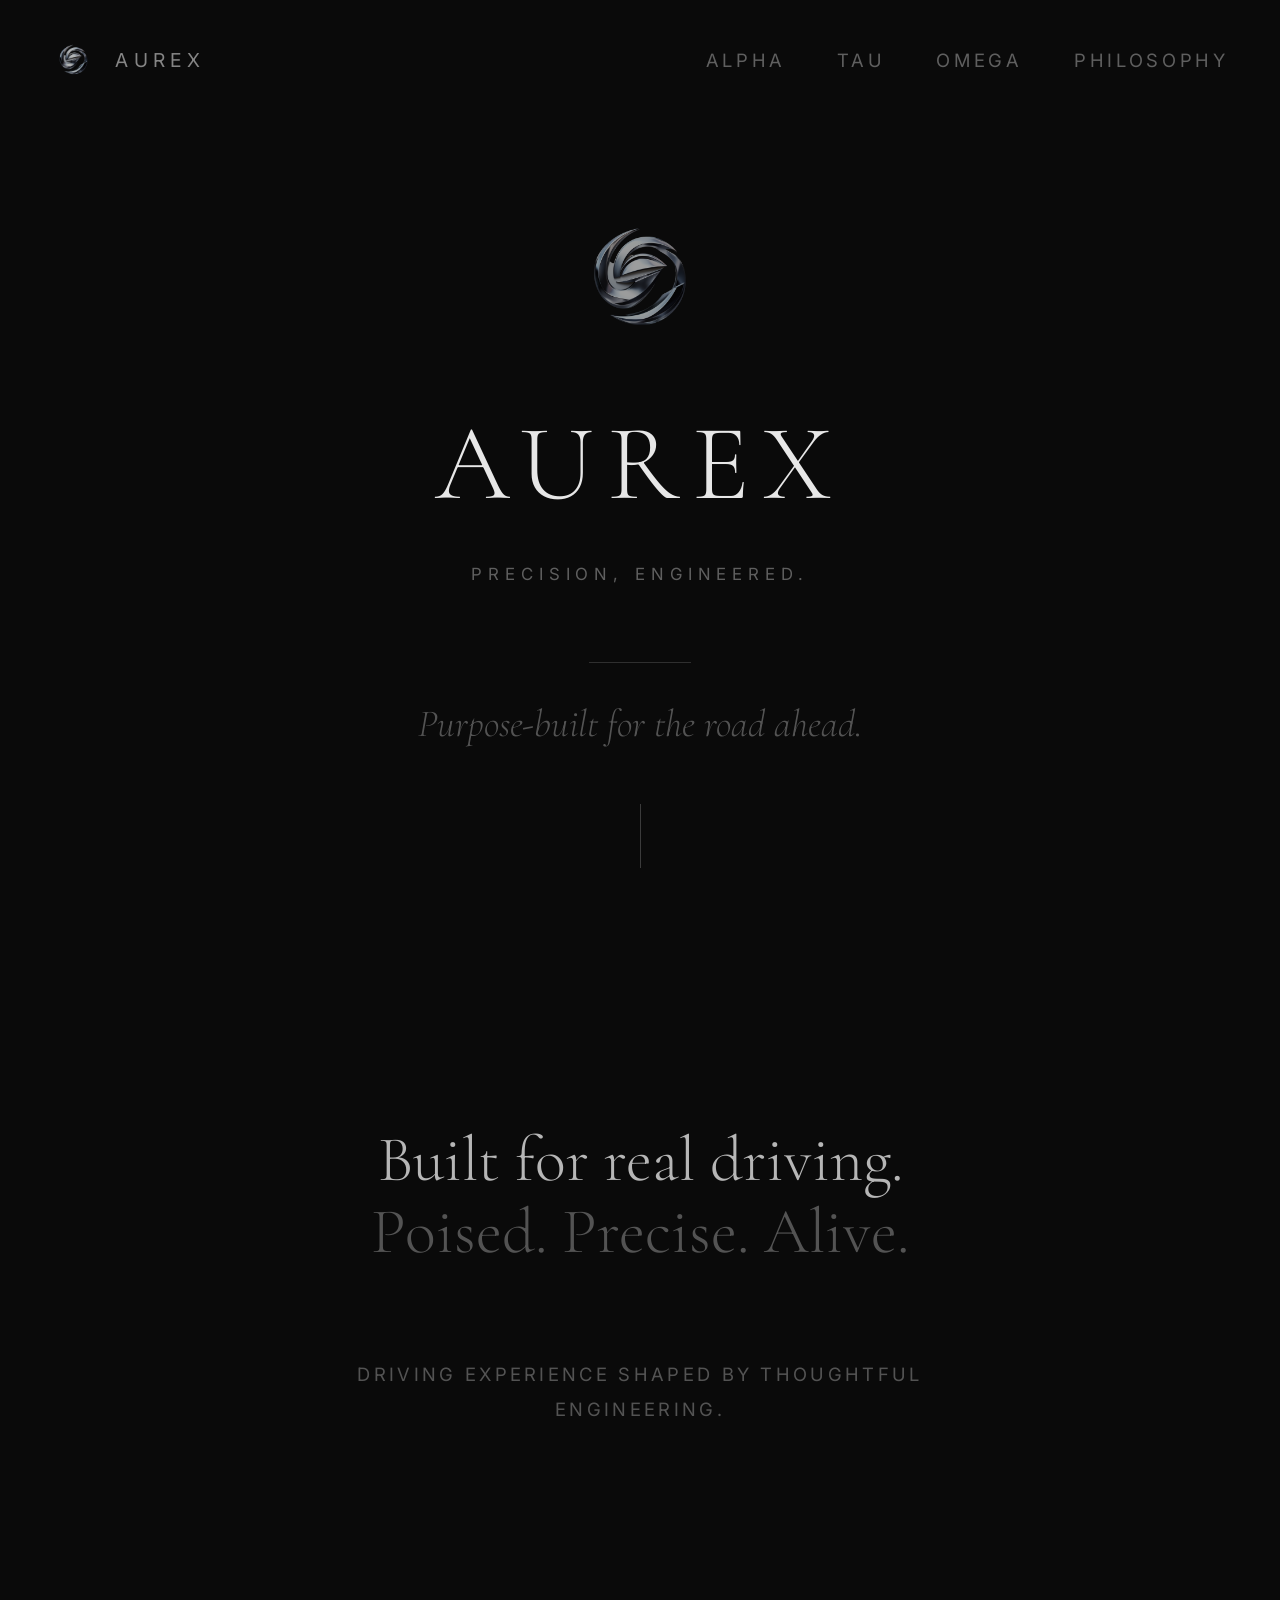
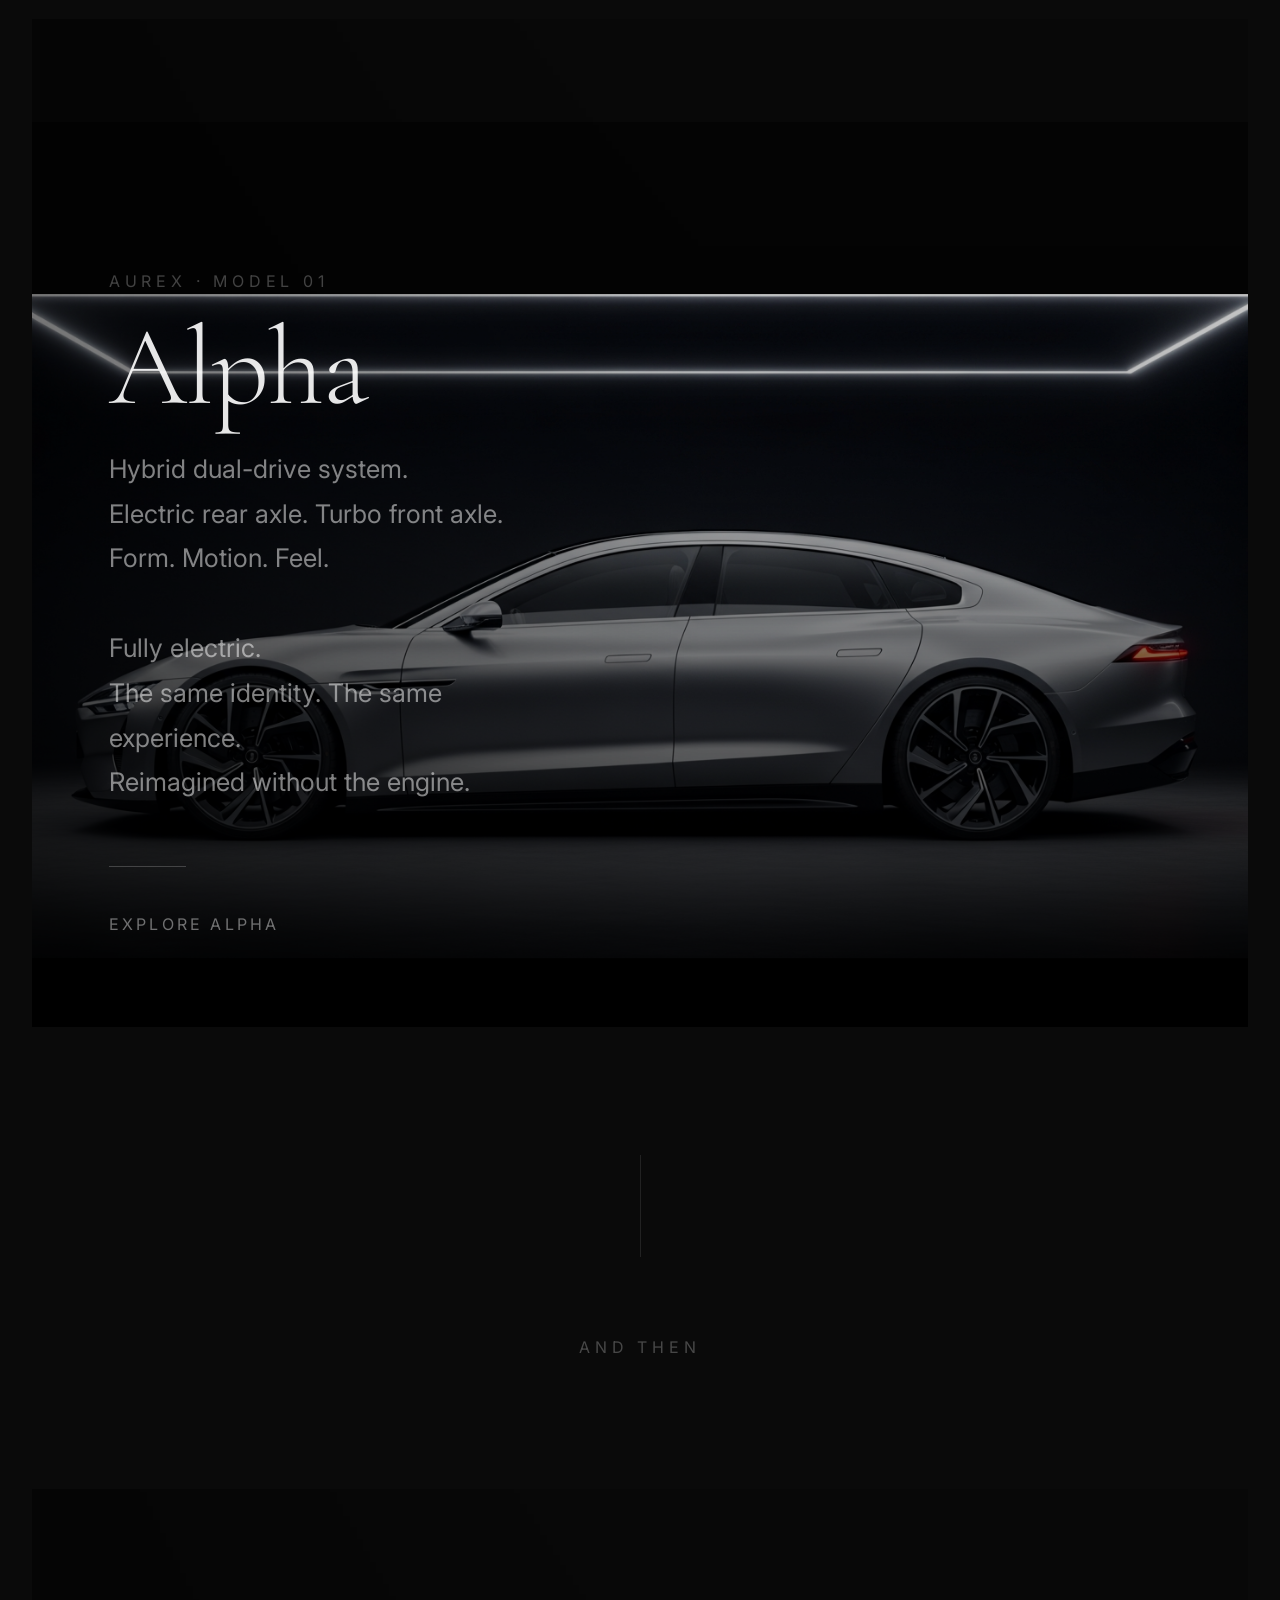
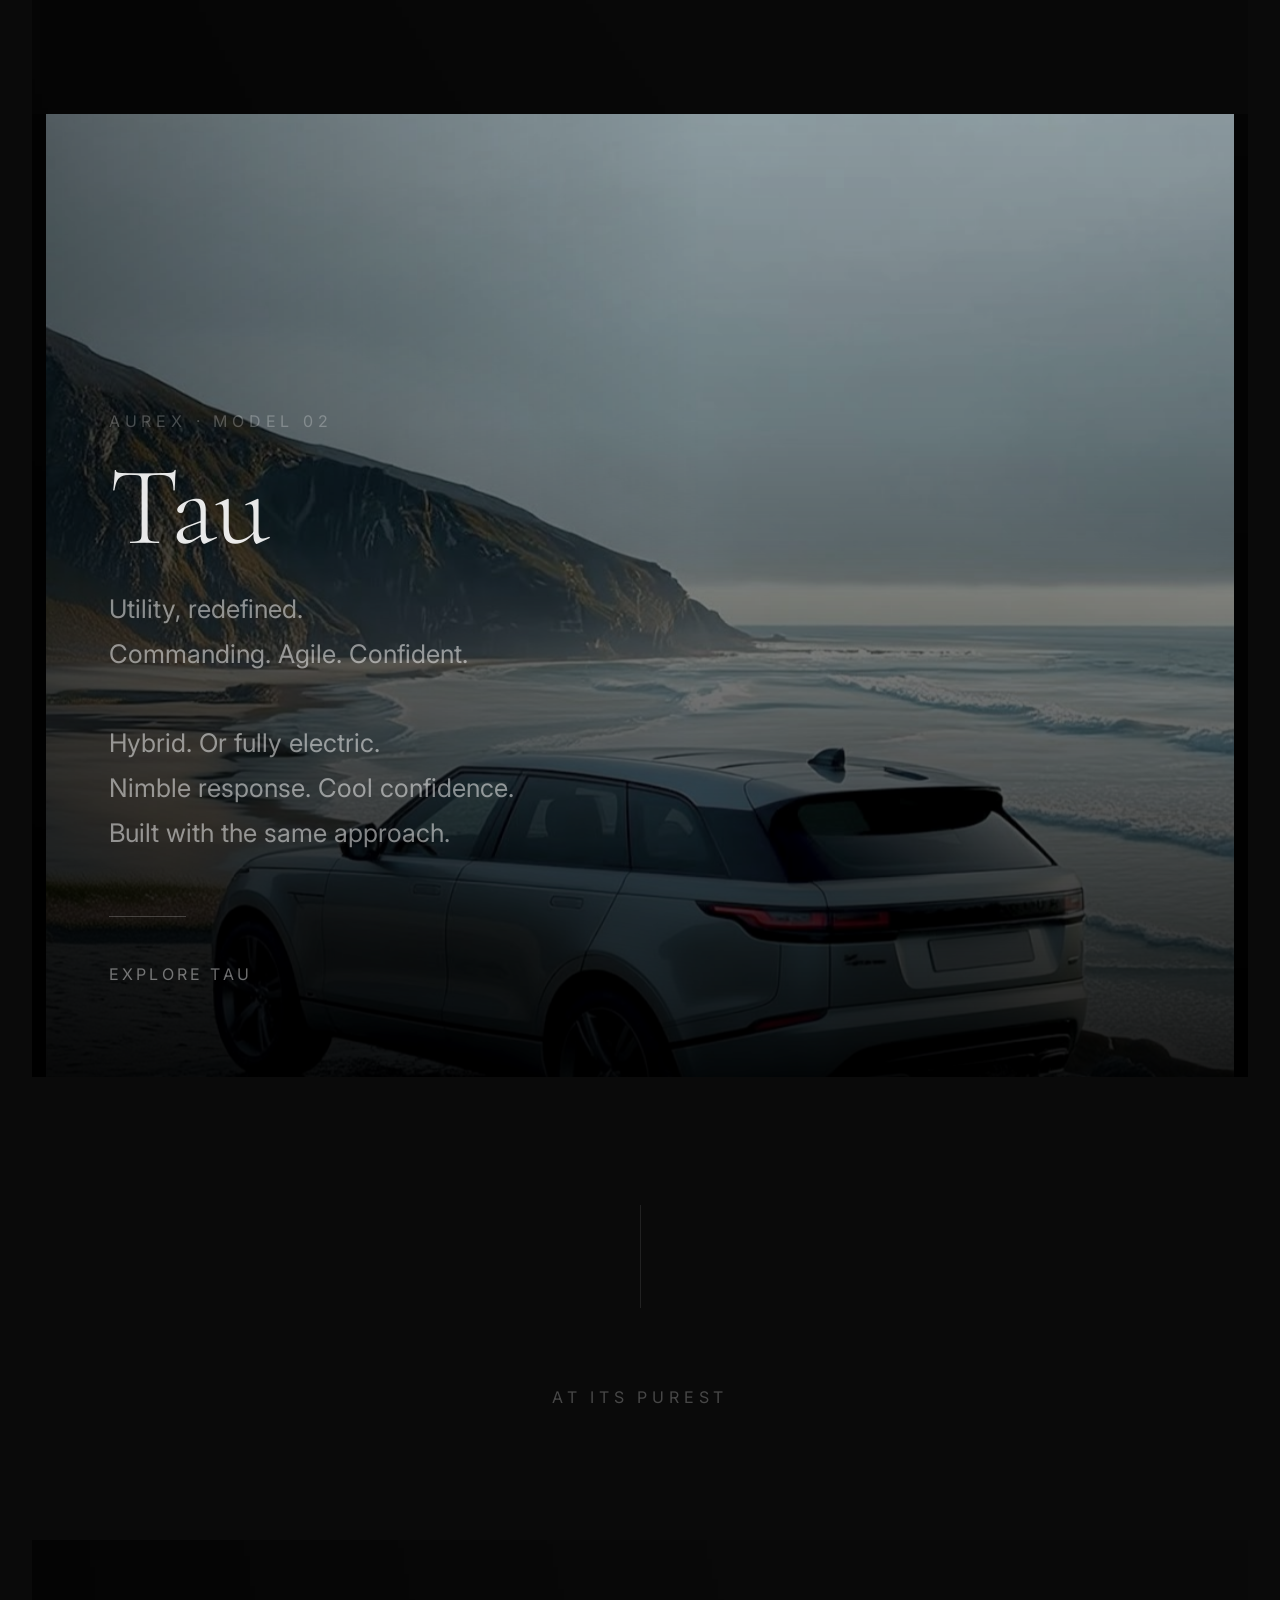
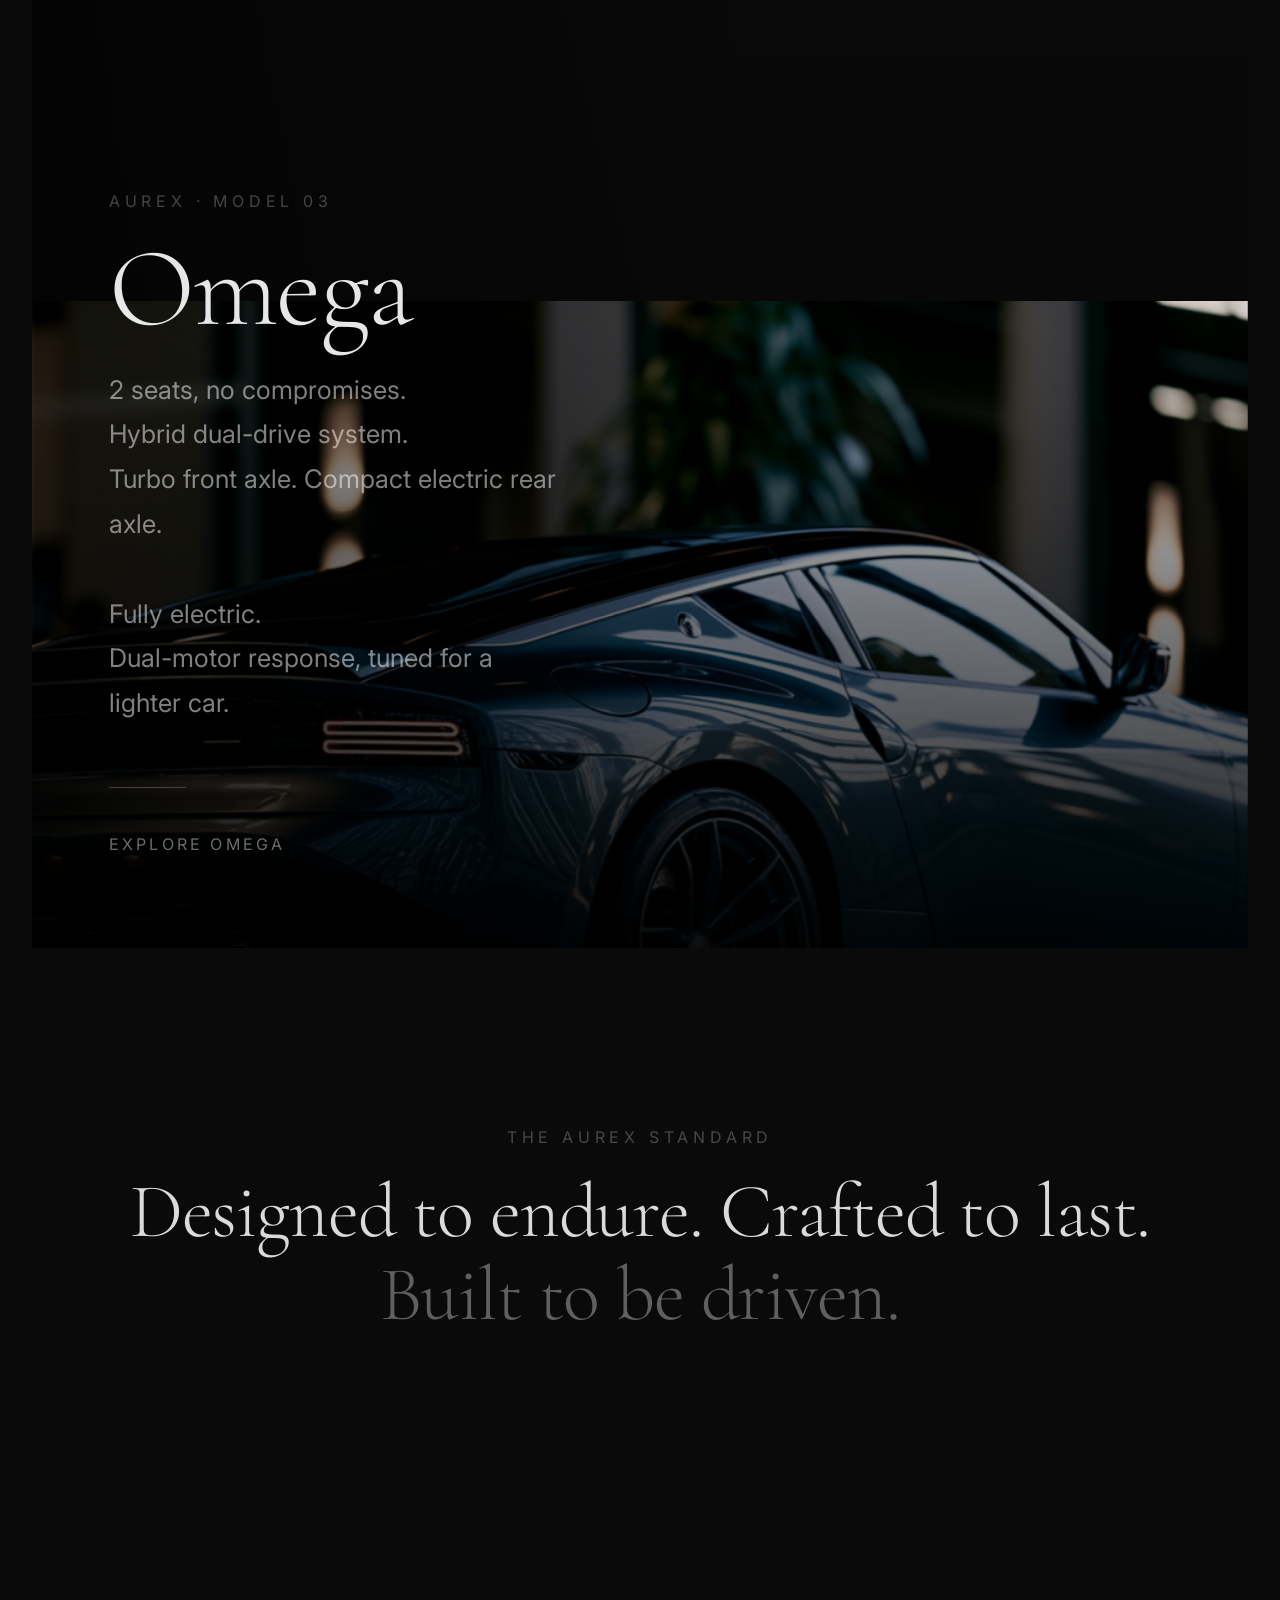
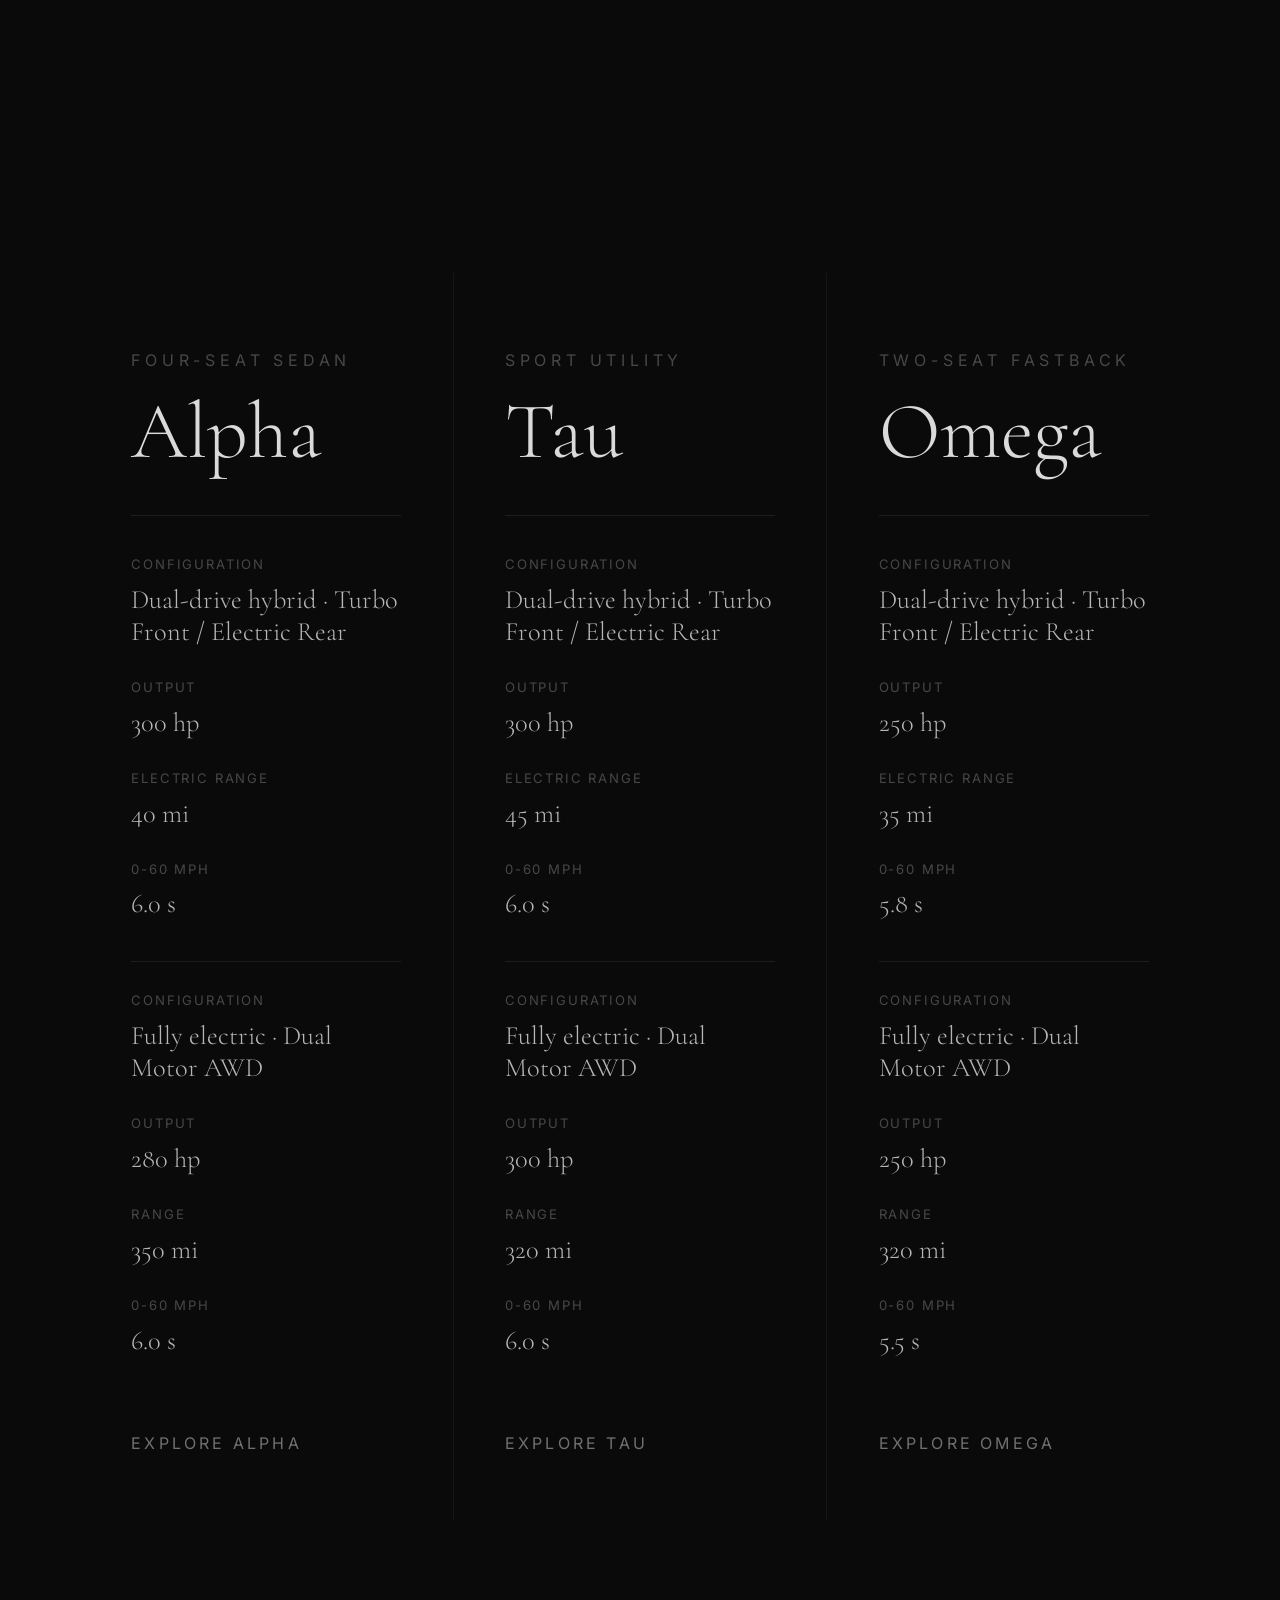
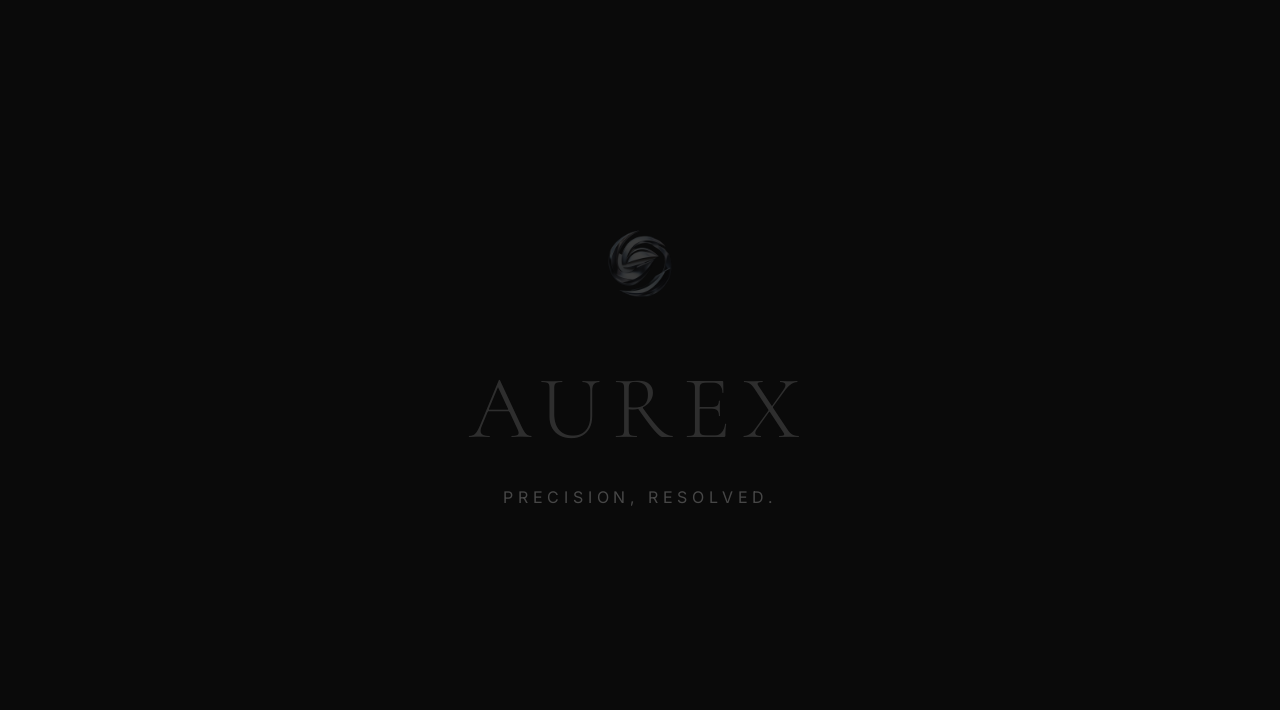
<file: docs/index.html>
<!DOCTYPE html>
<html lang="en">
  <head>
    <meta charset="UTF-8">
    <meta name="viewport" content="width=device-width, initial-scale=1.0">
    <title>Aurex</title>
    <meta
      name="description"
      content="Aurex. The art of precision engineering."
    >
    <link rel="preconnect" href="https://fonts.googleapis.com">
    <link rel="preconnect" href="https://fonts.gstatic.com" crossorigin>
    <link
      href="https://fonts.googleapis.com/css2?family=Cormorant+Garamond:wght@300;400;500;600&family=Inter:wght@300;400;500;600&display=swap"
      rel="stylesheet"
    >
    <link rel="stylesheet" href="assets/css/skeleton.css">
    <link rel="stylesheet" href="assets/css/skeleton-plus.css">
    <link rel="stylesheet" href="assets/css/styles.css">
  </head>
  <body>
    <main class="site-main brand-page">
      <header class="brand-nav reveal is-visible">
        <div class="brand-nav-mark">
          <img src="assets/images/logo.png" alt="Aurex logo">
          <span>Aurex</span>
        </div>
        <nav class="brand-nav-links" aria-label="Primary">
          <a href="#alpha">Alpha</a>
          <a href="#tau">Tau</a>
          <a href="#omega">Omega</a>
          <a href="#philosophy">Philosophy</a>
        </nav>
      </header>

      <section class="brand-hero">
        <div class="brand-hero-inner">
          <div class="reveal is-visible">
            <img class="brand-logo" src="assets/images/logo.png" alt="Aurex emblem">
          </div>
          <h1 class="reveal is-visible">AUREX</h1>
          <p class="brand-kicker reveal is-visible">Precision, engineered.</p>
          <div class="brand-rule reveal is-visible"></div>
          <p class="brand-tagline reveal is-visible">Purpose-built for the road ahead.</p>
        </div>
        <div class="brand-scroll-cue reveal is-visible" aria-hidden="true">
          <div class="brand-scroll-line"></div>
        </div>
      </section>

      <section class="brand-statement section">
        <div class="container brand-statement-copy">
          <div class="reveal">
            <p>
              Built for real driving.<br>
              <span>Poised. Precise. Alive.</span>
            </p>
          </div>
          <div class="reveal reveal-delay-1">
            <p class="brand-statement-sub">
              Driving experience shaped by thoughtful engineering.
            </p>
          </div>
        </div>
      </section>

      <section id="alpha" class="brand-model-card reveal">
        <div class="brand-model-media" data-parallax="0.08">
          <img src="assets/images/alpha.png" alt="Aurex Alpha">
        </div>
        <div class="brand-model-overlay"></div>
        <div class="brand-model-copy">
          <p class="brand-model-descriptor">Aurex · Model 01</p>
          <h2>Alpha</h2>
          <p class="brand-model-tagline">
            Hybrid dual-drive system.<br>
            Electric rear axle. Turbo front axle.<br>
            Form. Motion. Feel.
            <br><br>
            Fully electric.<br>
            The same identity. The same experience.<br>
            Reimagined without the engine.
          </p>
          <div class="brand-model-rule"></div>
          <a class="brand-model-link" href="alpha.html">Explore Alpha</a>
        </div>
      </section>

      <section class="brand-interstitial section">
        <div class="container">
          <div class="reveal">
            <div class="brand-interstitial-line"></div>
            <p>And then</p>
          </div>
        </div>
      </section>

      <section id="tau" class="brand-model-card reveal">
        <div class="brand-model-media" data-parallax="0.08">
          <img src="assets/images/tau.png" alt="Aurex Tau">
        </div>
        <div class="brand-model-overlay"></div>
        <div class="brand-model-copy">
          <p class="brand-model-descriptor">Aurex · Model 02</p>
          <h2>Tau</h2>
          <p class="brand-model-tagline">
            Utility, redefined.<br>
            Commanding. Agile. Confident.
            <br><br>
            Hybrid. Or fully electric.<br>
            Nimble response. Cool confidence.<br>
            Built with the same approach.
          </p>
          <div class="brand-model-rule"></div>
          <a class="brand-model-link" href="tau.html">Explore Tau</a>
        </div>
      </section>

      <section class="brand-interstitial section">
        <div class="container">
          <div class="reveal">
            <div class="brand-interstitial-line"></div>
            <p>At its purest</p>
          </div>
        </div>
      </section>

      <section id="omega" class="brand-model-card reveal">
        <div class="brand-model-media" data-parallax="0.08">
          <img src="assets/images/omega-side-quarter.png" alt="Aurex Omega">
        </div>
        <div class="brand-model-overlay"></div>
        <div class="brand-model-copy">
          <p class="brand-model-descriptor">Aurex · Model 03</p>
          <h2>Omega</h2>
          <p class="brand-model-tagline">
            2 seats, no compromises.<br>
            Hybrid dual-drive system.<br>
            Turbo front axle. Compact electric rear axle.
            <br><br>
            Fully electric.<br>
            Dual-motor response, tuned for a lighter car.
          </p>
          <div class="brand-model-rule"></div>
          <a class="brand-model-link" href="omega.html">Explore Omega</a>
        </div>
      </section>

      <section id="philosophy" class="brand-philosophy section">
        <div class="container brand-philosophy-copy">
          <div class="reveal">
            <p class="brand-philosophy-kicker">The Aurex Standard</p>
          </div>
          <div class="reveal reveal-delay-1">
            <h2>
              Designed to endure. Crafted to last.<br>
              <span>Built to be driven.</span>
            </h2>
          </div>
          <div class="reveal reveal-delay-2">
            <p class="brand-philosophy-body">
              Feels right, at rest and in motion.
            </p>
            <p class="brand-philosophy-body">
              Different powertrains. The same experience.
            </p>
          </div>
        </div>
      </section>

      <section class="brand-compare section">
        <div class="container brand-compare-grid">
          <article class="brand-compare-card reveal">
            <p class="brand-compare-type">Four-Seat Sedan</p>
            <h3>Alpha</h3>
            <div class="brand-compare-list">
              <div><span>Configuration</span><strong>Dual-drive hybrid · Turbo Front / Electric Rear</strong></div>
              <div><span>Output</span><strong>300 hp</strong></div>
              <div><span>Electric Range</span><strong>40 mi</strong></div>
              <div><span>0-60 mph</span><strong>6.0 s</strong></div>
              <div class="brand-compare-separator" aria-hidden="true"></div>
              <div><span>Configuration</span><strong>Fully electric · Dual Motor AWD</strong></div>
              <div><span>Output</span><strong>280 hp</strong></div>
              <div><span>Range</span><strong>350 mi</strong></div>
              <div><span>0-60 mph</span><strong>6.0 s</strong></div>
            </div>
            <a class="brand-compare-link" href="alpha.html">Explore Alpha</a>
          </article>

          <article class="brand-compare-card reveal reveal-delay-1">
            <p class="brand-compare-type">Sport Utility</p>
            <h3>Tau</h3>
            <div class="brand-compare-list">
              <div><span>Configuration</span><strong>Dual-drive hybrid · Turbo Front / Electric Rear</strong></div>
              <div><span>Output</span><strong>300 hp</strong></div>
              <div><span>Electric Range</span><strong>45 mi</strong></div>
              <div><span>0-60 mph</span><strong>6.0 s</strong></div>
              <div class="brand-compare-separator" aria-hidden="true"></div>
              <div><span>Configuration</span><strong>Fully electric · Dual Motor AWD</strong></div>
              <div><span>Output</span><strong>300 hp</strong></div>
              <div><span>Range</span><strong>320 mi</strong></div>
              <div><span>0-60 mph</span><strong>6.0 s</strong></div>
            </div>
            <a class="brand-compare-link" href="tau.html">Explore Tau</a>
          </article>

          <article class="brand-compare-card reveal reveal-delay-2">
            <p class="brand-compare-type">Two-Seat Fastback</p>
            <h3>Omega</h3>
            <div class="brand-compare-list">
              <div><span>Configuration</span><strong>Dual-drive hybrid · Turbo Front / Electric Rear</strong></div>
              <div><span>Output</span><strong>250 hp</strong></div>
              <div><span>Electric Range</span><strong>35 mi</strong></div>
              <div><span>0-60 mph</span><strong>5.8 s</strong></div>
              <div class="brand-compare-separator" aria-hidden="true"></div>
              <div><span>Configuration</span><strong>Fully electric · Dual Motor AWD</strong></div>
              <div><span>Output</span><strong>250 hp</strong></div>
              <div><span>Range</span><strong>320 mi</strong></div>
              <div><span>0-60 mph</span><strong>5.5 s</strong></div>
            </div>
            <a class="brand-compare-link" href="omega.html">Explore Omega</a>
          </article>
        </div>
      </section>

      <section class="brand-close section">
        <div class="container brand-close-copy">
          <div class="reveal">
            <img src="assets/images/logo.png" alt="Aurex" class="brand-close-logo">
          </div>
          <div class="reveal reveal-delay-1">
            <h2>AUREX</h2>
          </div>
          <div class="reveal reveal-delay-2">
            <p>Precision, resolved.</p>
          </div>
        </div>
      </section>
    </main>

    <script src="assets/js/main.js"></script>
  </body>
</html>
</file>
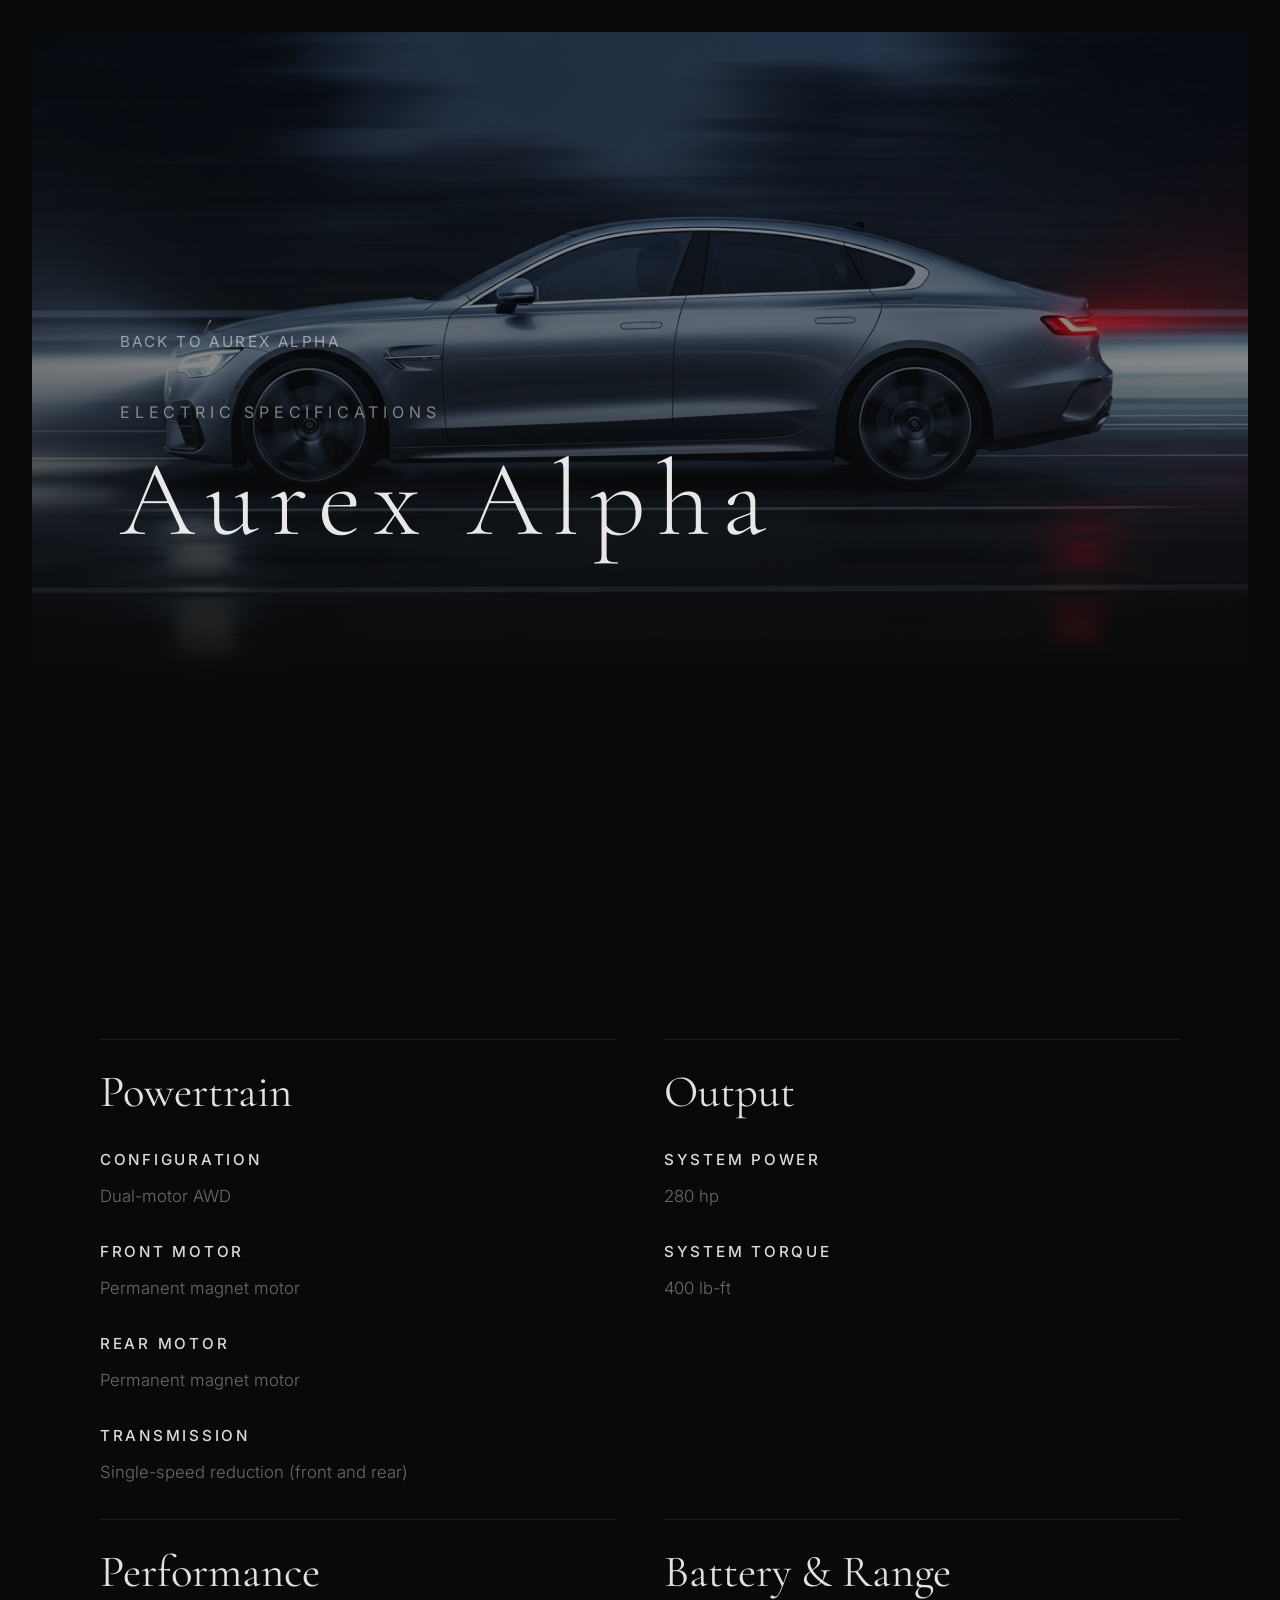
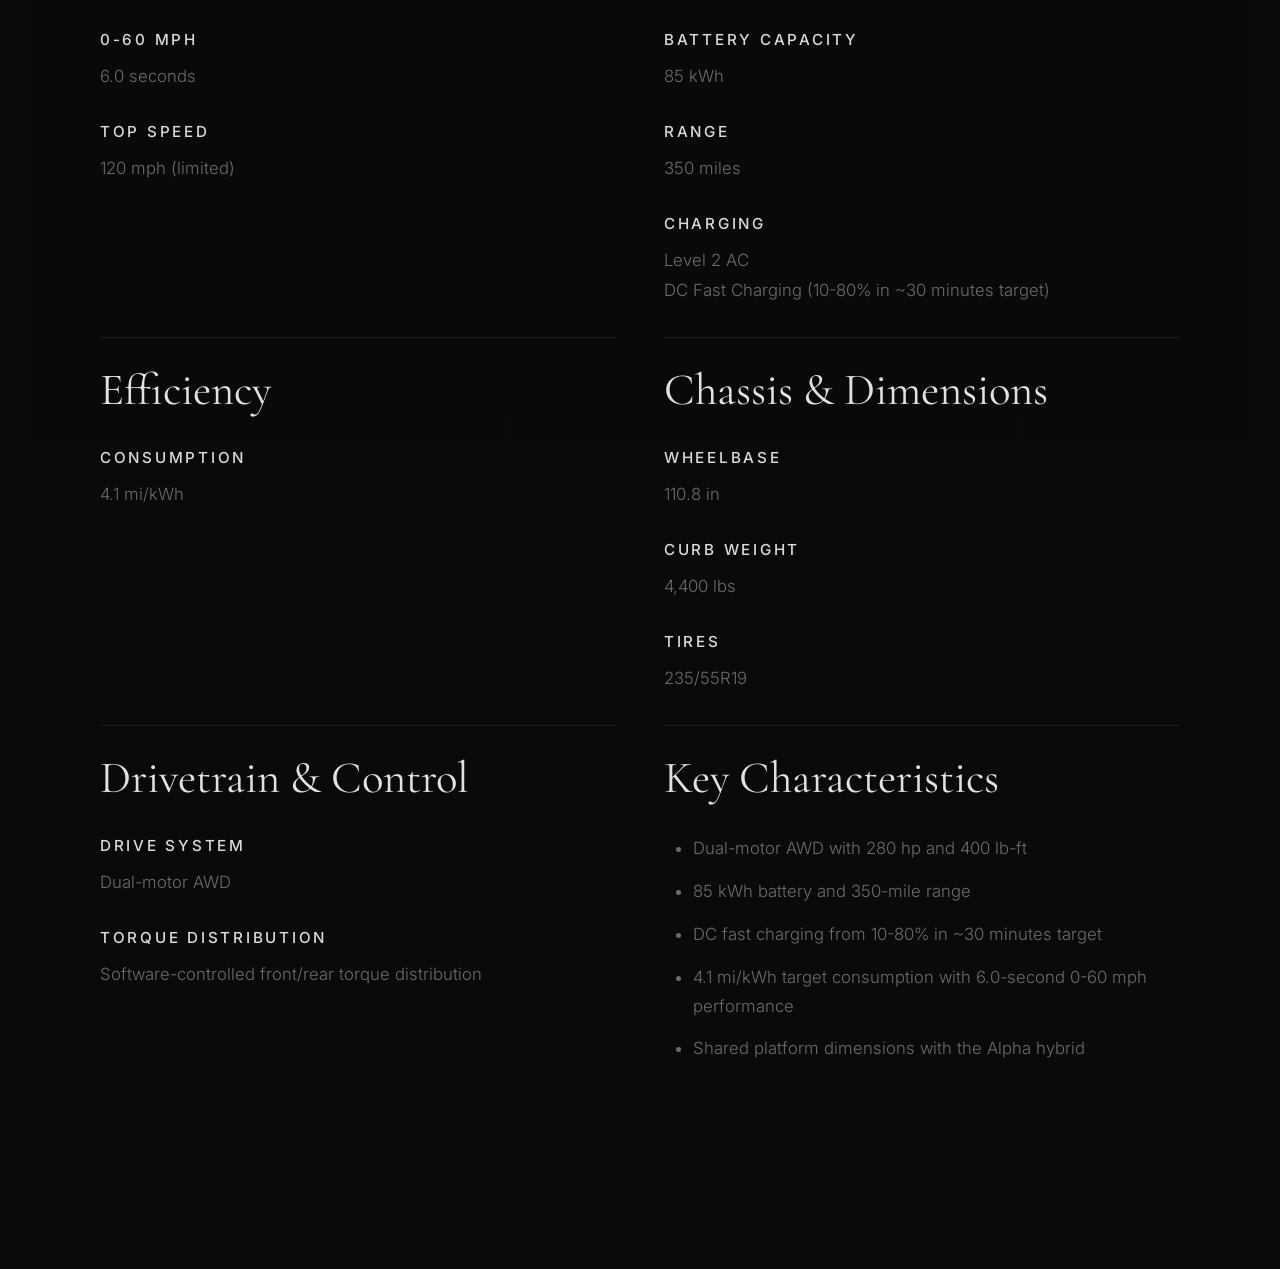
<file: docs/alpha-electric-specifications.html>
<!DOCTYPE html>
<html lang="en">
  <head>
    <meta charset="UTF-8">
    <meta name="viewport" content="width=device-width, initial-scale=1.0">
    <title>Aurex Alpha Electric Specifications</title>
    <meta
      name="description"
      content="Aurex Alpha electric technical specifications."
    >
    <link rel="preconnect" href="https://fonts.googleapis.com">
    <link rel="preconnect" href="https://fonts.gstatic.com" crossorigin>
    <link
      href="https://fonts.googleapis.com/css2?family=Cormorant+Garamond:wght@300;400;500;600&family=Inter:wght@300;400;500;600&display=swap"
      rel="stylesheet"
    >
    <link rel="stylesheet" href="assets/css/skeleton.css">
    <link rel="stylesheet" href="assets/css/skeleton-plus.css">
    <link rel="stylesheet" href="assets/css/styles.css">
  </head>
  <body>
    <main class="site-main specs-page">
      <section class="specs-hero">
        <div class="specs-hero-media">
          <img src="assets/images/motion.png" alt="Aurex Alpha electric performance view">
        </div>
        <div class="specs-hero-overlay"></div>
        <div class="container specs-hero-copy">
          <a class="specs-back reveal is-visible" href="alpha.html">Back to Aurex Alpha</a>
          <p class="specs-kicker reveal is-visible">Electric Specifications</p>
          <h1 class="reveal is-visible">Aurex Alpha</h1>
        </div>
      </section>

      <section class="specs-content section">
        <div class="container specs-layout">
          <div class="specs-intro reveal">
            <h2>Electric Specifications</h2>
            <p>
              The Alpha fully electric architecture: dual-motor AWD,
              fixed-output performance, and the same Aurex standard for proportion, response, and control.
            </p>
          </div>

          <div class="specs-groups">
            <section class="spec-group reveal">
              <h3>Powertrain</h3>
              <dl class="spec-list">
                <div class="spec-item">
                  <dt>Configuration</dt>
                  <dd>Dual-motor AWD</dd>
                </div>
                <div class="spec-item">
                  <dt>Front Motor</dt>
                  <dd>Permanent magnet motor</dd>
                </div>
                <div class="spec-item">
                  <dt>Rear Motor</dt>
                  <dd>Permanent magnet motor</dd>
                </div>
                <div class="spec-item">
                  <dt>Transmission</dt>
                  <dd>Single-speed reduction (front and rear)</dd>
                </div>
              </dl>
            </section>

            <section class="spec-group reveal reveal-delay-1">
              <h3>Output</h3>
              <dl class="spec-list">
                <div class="spec-item">
                  <dt>System Power</dt>
                  <dd>280 hp</dd>
                </div>
                <div class="spec-item">
                  <dt>System Torque</dt>
                  <dd>400 lb-ft</dd>
                </div>
              </dl>
            </section>

            <section class="spec-group reveal">
              <h3>Performance</h3>
              <dl class="spec-list">
                <div class="spec-item">
                  <dt>0-60 mph</dt>
                  <dd>6.0 seconds</dd>
                </div>
                <div class="spec-item">
                  <dt>Top Speed</dt>
                  <dd>120 mph (limited)</dd>
                </div>
              </dl>
            </section>

            <section class="spec-group reveal reveal-delay-1">
              <h3>Battery &amp; Range</h3>
              <dl class="spec-list">
                <div class="spec-item">
                  <dt>Battery Capacity</dt>
                  <dd>85 kWh</dd>
                </div>
                <div class="spec-item">
                  <dt>Range</dt>
                  <dd>350 miles</dd>
                </div>
                <div class="spec-item">
                  <dt>Charging</dt>
                  <dd>Level 2 AC</dd>
                  <dd>DC Fast Charging (10-80% in ~30 minutes target)</dd>
                </div>
              </dl>
            </section>

            <section class="spec-group reveal">
              <h3>Efficiency</h3>
              <dl class="spec-list">
                <div class="spec-item">
                  <dt>Consumption</dt>
                  <dd>4.1 mi/kWh</dd>
                </div>
              </dl>
            </section>

            <section class="spec-group reveal reveal-delay-1">
              <h3>Chassis &amp; Dimensions</h3>
              <dl class="spec-list">
                <div class="spec-item">
                  <dt>Wheelbase</dt>
                  <dd>110.8 in</dd>
                </div>
                <div class="spec-item">
                  <dt>Curb Weight</dt>
                  <dd>4,400 lbs</dd>
                </div>
                <div class="spec-item">
                  <dt>Tires</dt>
                  <dd>235/55R19</dd>
                </div>
              </dl>
            </section>

            <section class="spec-group reveal">
              <h3>Drivetrain &amp; Control</h3>
              <dl class="spec-list">
                <div class="spec-item">
                  <dt>Drive System</dt>
                  <dd>Dual-motor AWD</dd>
                </div>
                <div class="spec-item">
                  <dt>Torque Distribution</dt>
                  <dd>Software-controlled front/rear torque distribution</dd>
                </div>
              </dl>
            </section>

            <section class="spec-group reveal reveal-delay-1">
              <h3>Key Characteristics</h3>
              <ul class="key-list">
                <li>Dual-motor AWD with 280 hp and 400 lb-ft</li>
                <li>85 kWh battery and 350-mile range</li>
                <li>DC fast charging from 10-80% in ~30 minutes target</li>
                <li>4.1 mi/kWh target consumption with 6.0-second 0-60 mph performance</li>
                <li>Shared platform dimensions with the Alpha hybrid</li>
              </ul>
            </section>
          </div>
        </div>
      </section>
    </main>

    <script src="assets/js/main.js"></script>
  </body>
</html>
</file>
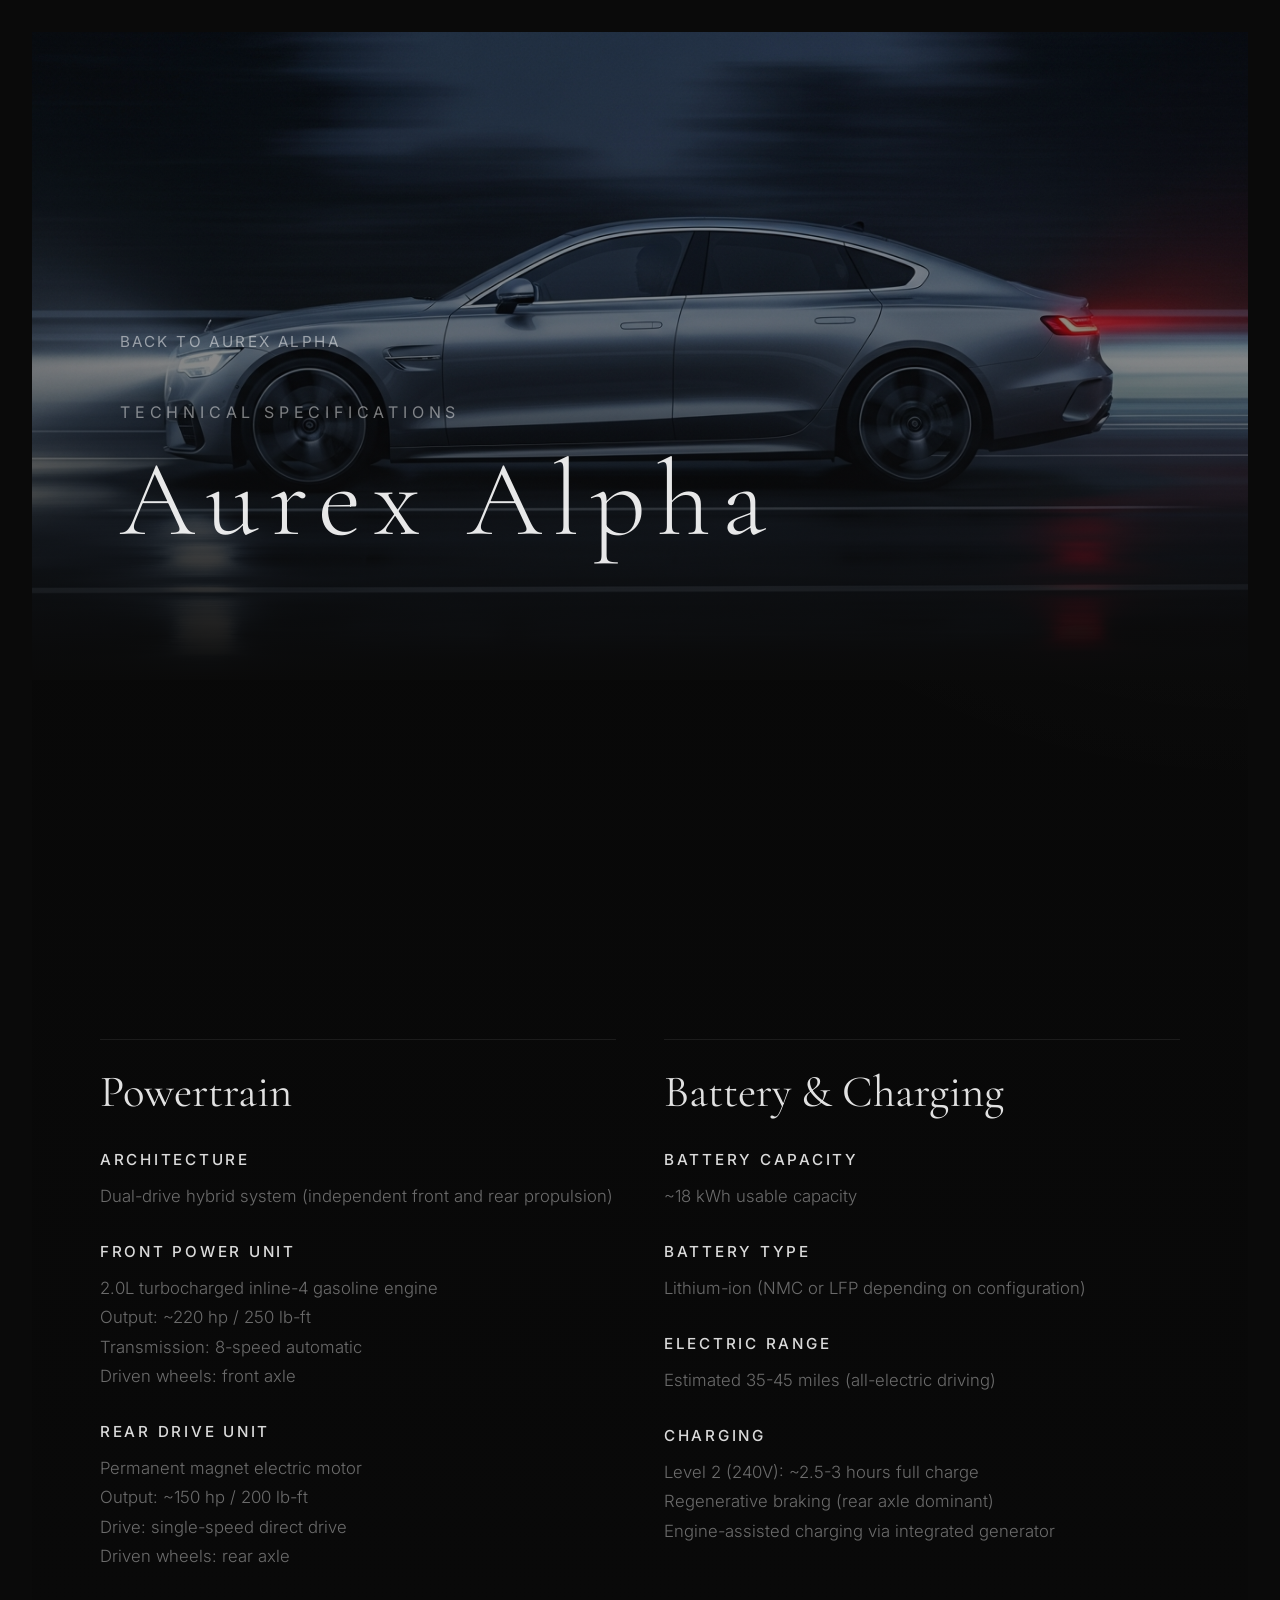
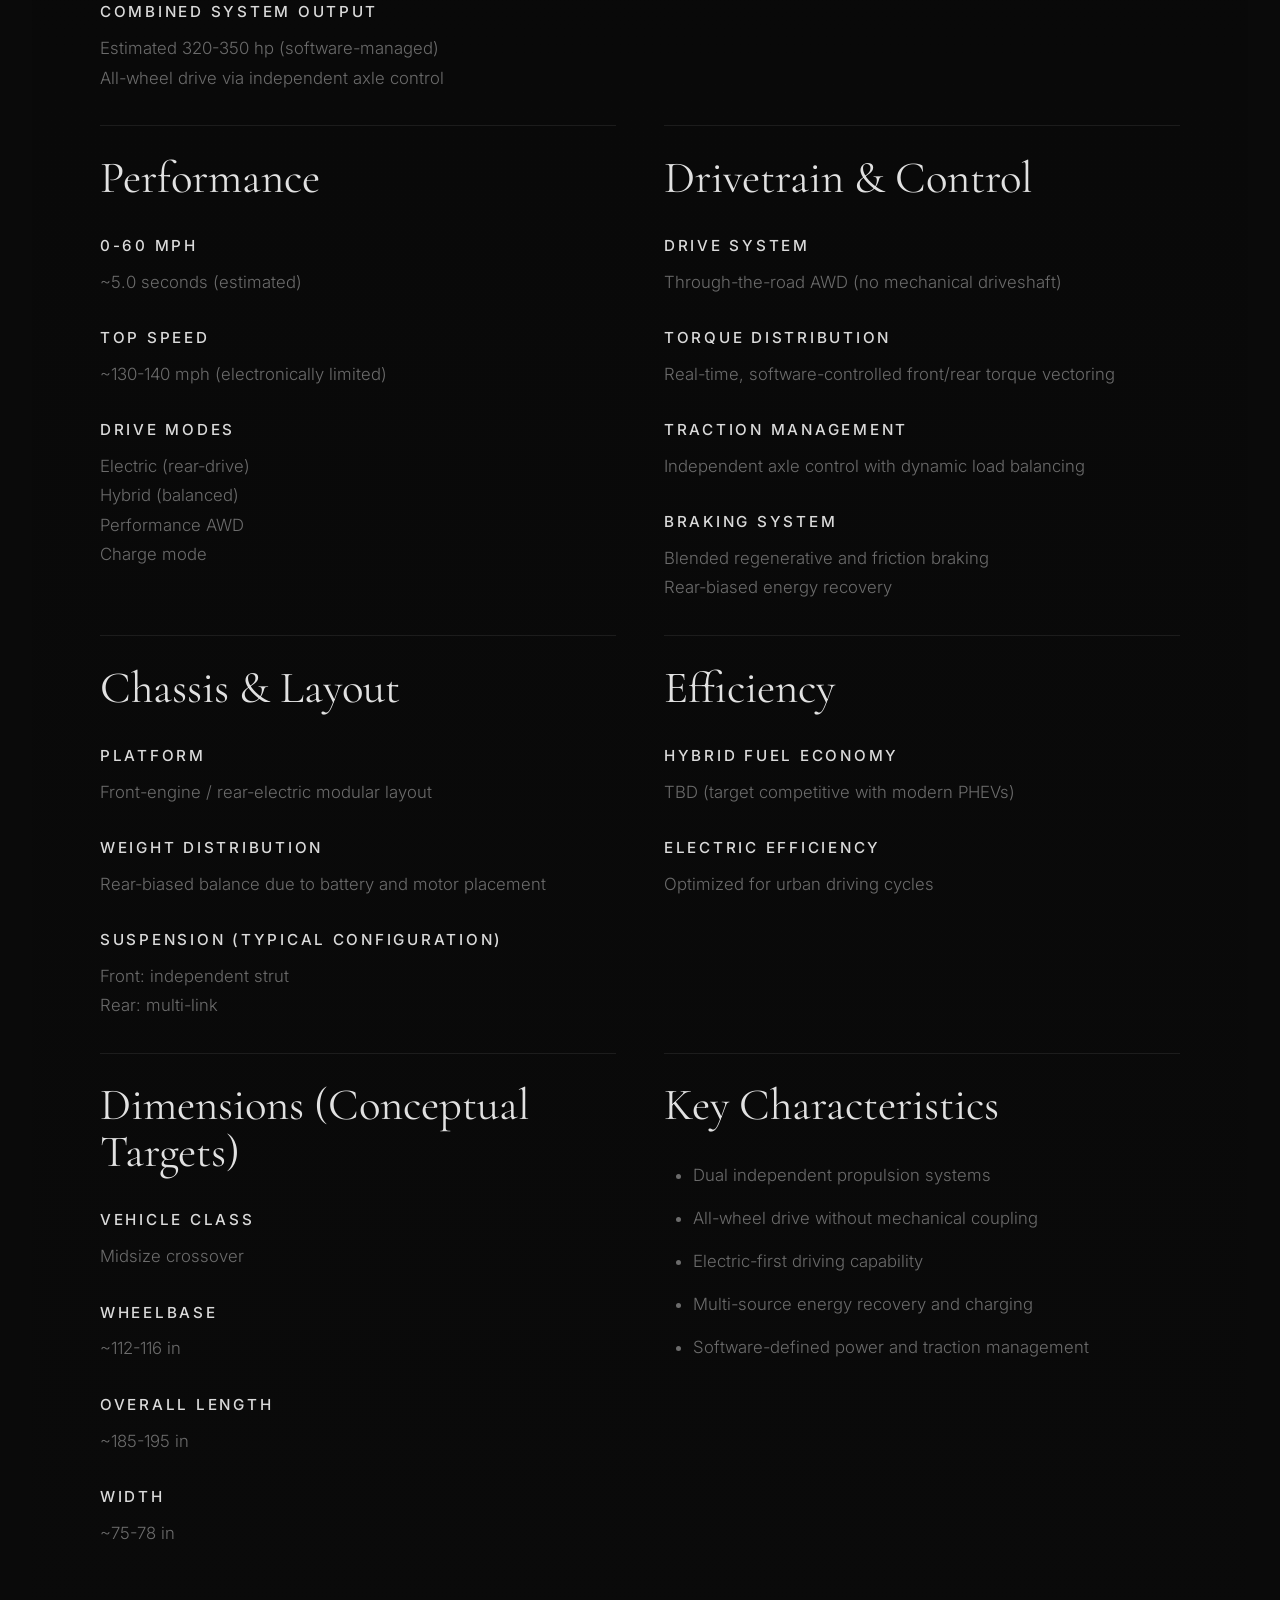
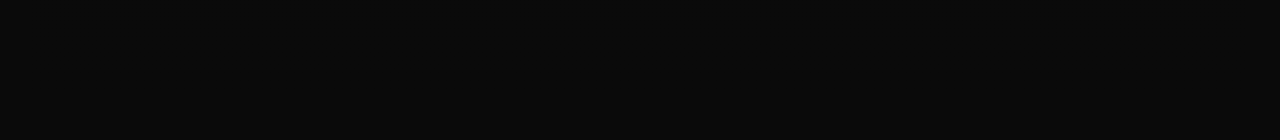
<file: docs/alpha-specifications.html>
<!DOCTYPE html>
<html lang="en">
  <head>
    <meta charset="UTF-8">
    <meta name="viewport" content="width=device-width, initial-scale=1.0">
    <title>Aurex Alpha Specifications</title>
    <meta
      name="description"
      content="Aurex Alpha technical specifications."
    >
    <link rel="preconnect" href="https://fonts.googleapis.com">
    <link rel="preconnect" href="https://fonts.gstatic.com" crossorigin>
    <link
      href="https://fonts.googleapis.com/css2?family=Cormorant+Garamond:wght@300;400;500;600&family=Inter:wght@300;400;500;600&display=swap"
      rel="stylesheet"
    >
    <link rel="stylesheet" href="assets/css/skeleton.css">
    <link rel="stylesheet" href="assets/css/skeleton-plus.css">
    <link rel="stylesheet" href="assets/css/styles.css">
  </head>
  <body>
    <main class="site-main specs-page">
      <section class="specs-hero">
        <div class="specs-hero-media">
          <img src="assets/images/motion.png" alt="Aurex Alpha performance view">
        </div>
        <div class="specs-hero-overlay"></div>
        <div class="container specs-hero-copy">
          <a class="specs-back reveal is-visible" href="alpha.html">Back to Aurex Alpha</a>
          <p class="specs-kicker reveal is-visible">Technical Specifications</p>
          <h1 class="reveal is-visible">Aurex Alpha</h1>
        </div>
      </section>

      <section class="specs-content section">
        <div class="container specs-layout">
          <div class="specs-intro reveal">
            <h2>Technical Specifications</h2>
            <p>
              A dual-drive hybrid architecture with independent front and rear propulsion, software-managed
              all-wheel drive, and electric-first operation.
            </p>
          </div>

          <div class="specs-groups">
            <section class="spec-group reveal">
              <h3>Powertrain</h3>
              <dl class="spec-list">
                <div class="spec-item">
                  <dt>Architecture</dt>
                  <dd>Dual-drive hybrid system (independent front and rear propulsion)</dd>
                </div>
                <div class="spec-item">
                  <dt>Front Power Unit</dt>
                  <dd>2.0L turbocharged inline-4 gasoline engine</dd>
                  <dd>Output: ~220 hp / 250 lb-ft</dd>
                  <dd>Transmission: 8-speed automatic</dd>
                  <dd>Driven wheels: front axle</dd>
                </div>
                <div class="spec-item">
                  <dt>Rear Drive Unit</dt>
                  <dd>Permanent magnet electric motor</dd>
                  <dd>Output: ~150 hp / 200 lb-ft</dd>
                  <dd>Drive: single-speed direct drive</dd>
                  <dd>Driven wheels: rear axle</dd>
                </div>
                <div class="spec-item">
                  <dt>Combined System Output</dt>
                  <dd>Estimated 320-350 hp (software-managed)</dd>
                  <dd>All-wheel drive via independent axle control</dd>
                </div>
              </dl>
            </section>

            <section class="spec-group reveal reveal-delay-1">
              <h3>Battery &amp; Charging</h3>
              <dl class="spec-list">
                <div class="spec-item">
                  <dt>Battery Capacity</dt>
                  <dd>~18 kWh usable capacity</dd>
                </div>
                <div class="spec-item">
                  <dt>Battery Type</dt>
                  <dd>Lithium-ion (NMC or LFP depending on configuration)</dd>
                </div>
                <div class="spec-item">
                  <dt>Electric Range</dt>
                  <dd>Estimated 35-45 miles (all-electric driving)</dd>
                </div>
                <div class="spec-item">
                  <dt>Charging</dt>
                  <dd>Level 2 (240V): ~2.5-3 hours full charge</dd>
                  <dd>Regenerative braking (rear axle dominant)</dd>
                  <dd>Engine-assisted charging via integrated generator</dd>
                </div>
              </dl>
            </section>

            <section class="spec-group reveal">
              <h3>Performance</h3>
              <dl class="spec-list">
                <div class="spec-item">
                  <dt>0-60 mph</dt>
                  <dd>~5.0 seconds (estimated)</dd>
                </div>
                <div class="spec-item">
                  <dt>Top Speed</dt>
                  <dd>~130-140 mph (electronically limited)</dd>
                </div>
                <div class="spec-item">
                  <dt>Drive Modes</dt>
                  <dd>Electric (rear-drive)</dd>
                  <dd>Hybrid (balanced)</dd>
                  <dd>Performance AWD</dd>
                  <dd>Charge mode</dd>
                </div>
              </dl>
            </section>

            <section class="spec-group reveal reveal-delay-1">
              <h3>Drivetrain &amp; Control</h3>
              <dl class="spec-list">
                <div class="spec-item">
                  <dt>Drive System</dt>
                  <dd>Through-the-road AWD (no mechanical driveshaft)</dd>
                </div>
                <div class="spec-item">
                  <dt>Torque Distribution</dt>
                  <dd>Real-time, software-controlled front/rear torque vectoring</dd>
                </div>
                <div class="spec-item">
                  <dt>Traction Management</dt>
                  <dd>Independent axle control with dynamic load balancing</dd>
                </div>
                <div class="spec-item">
                  <dt>Braking System</dt>
                  <dd>Blended regenerative and friction braking</dd>
                  <dd>Rear-biased energy recovery</dd>
                </div>
              </dl>
            </section>

            <section class="spec-group reveal">
              <h3>Chassis &amp; Layout</h3>
              <dl class="spec-list">
                <div class="spec-item">
                  <dt>Platform</dt>
                  <dd>Front-engine / rear-electric modular layout</dd>
                </div>
                <div class="spec-item">
                  <dt>Weight Distribution</dt>
                  <dd>Rear-biased balance due to battery and motor placement</dd>
                </div>
                <div class="spec-item">
                  <dt>Suspension (typical configuration)</dt>
                  <dd>Front: independent strut</dd>
                  <dd>Rear: multi-link</dd>
                </div>
              </dl>
            </section>

            <section class="spec-group reveal reveal-delay-1">
              <h3>Efficiency</h3>
              <dl class="spec-list">
                <div class="spec-item">
                  <dt>Hybrid Fuel Economy</dt>
                  <dd>TBD (target competitive with modern PHEVs)</dd>
                </div>
                <div class="spec-item">
                  <dt>Electric Efficiency</dt>
                  <dd>Optimized for urban driving cycles</dd>
                </div>
              </dl>
            </section>

            <section class="spec-group reveal">
              <h3>Dimensions (Conceptual Targets)</h3>
              <dl class="spec-list">
                <div class="spec-item">
                  <dt>Vehicle Class</dt>
                  <dd>Midsize crossover</dd>
                </div>
                <div class="spec-item">
                  <dt>Wheelbase</dt>
                  <dd>~112-116 in</dd>
                </div>
                <div class="spec-item">
                  <dt>Overall Length</dt>
                  <dd>~185-195 in</dd>
                </div>
                <div class="spec-item">
                  <dt>Width</dt>
                  <dd>~75-78 in</dd>
                </div>
              </dl>
            </section>

            <section class="spec-group reveal reveal-delay-1">
              <h3>Key Characteristics</h3>
              <ul class="key-list">
                <li>Dual independent propulsion systems</li>
                <li>All-wheel drive without mechanical coupling</li>
                <li>Electric-first driving capability</li>
                <li>Multi-source energy recovery and charging</li>
                <li>Software-defined power and traction management</li>
              </ul>
            </section>
          </div>
        </div>
      </section>
    </main>

    <script src="assets/js/main.js"></script>
  </body>
</html>
</file>
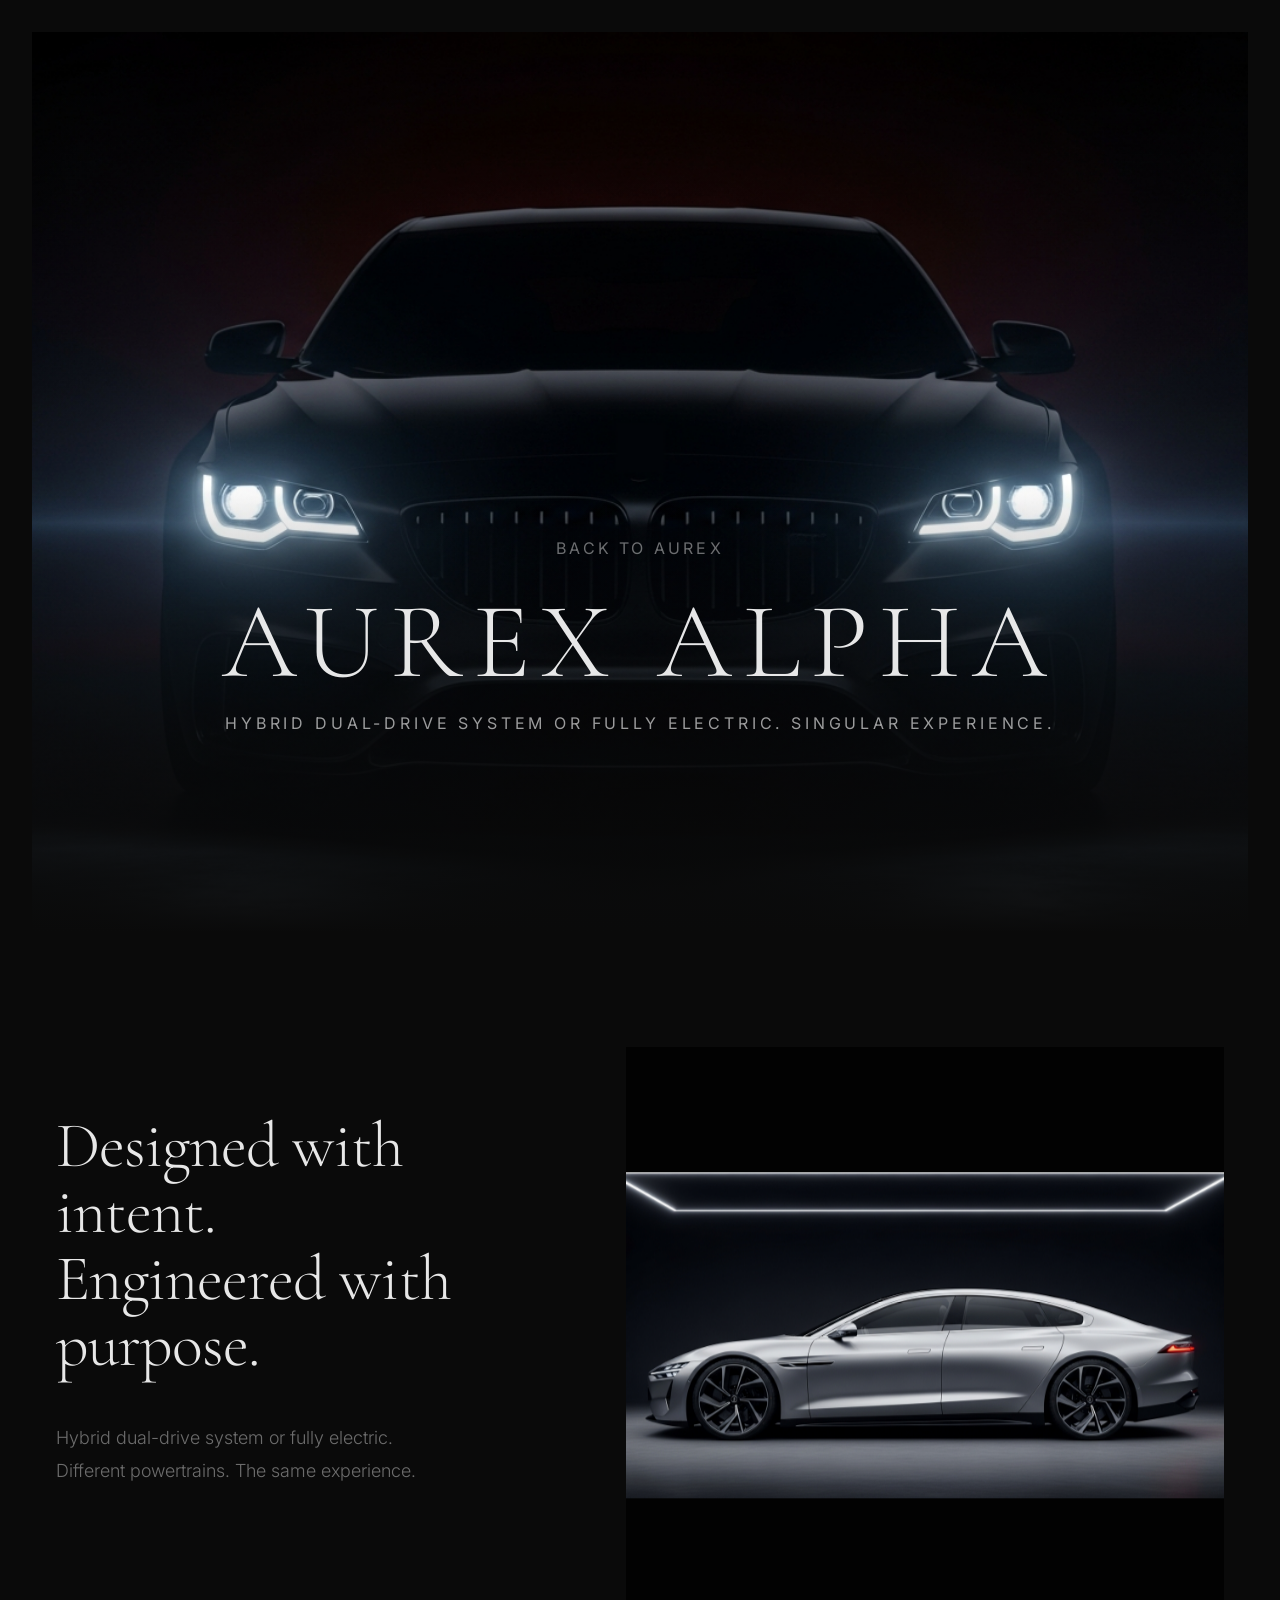
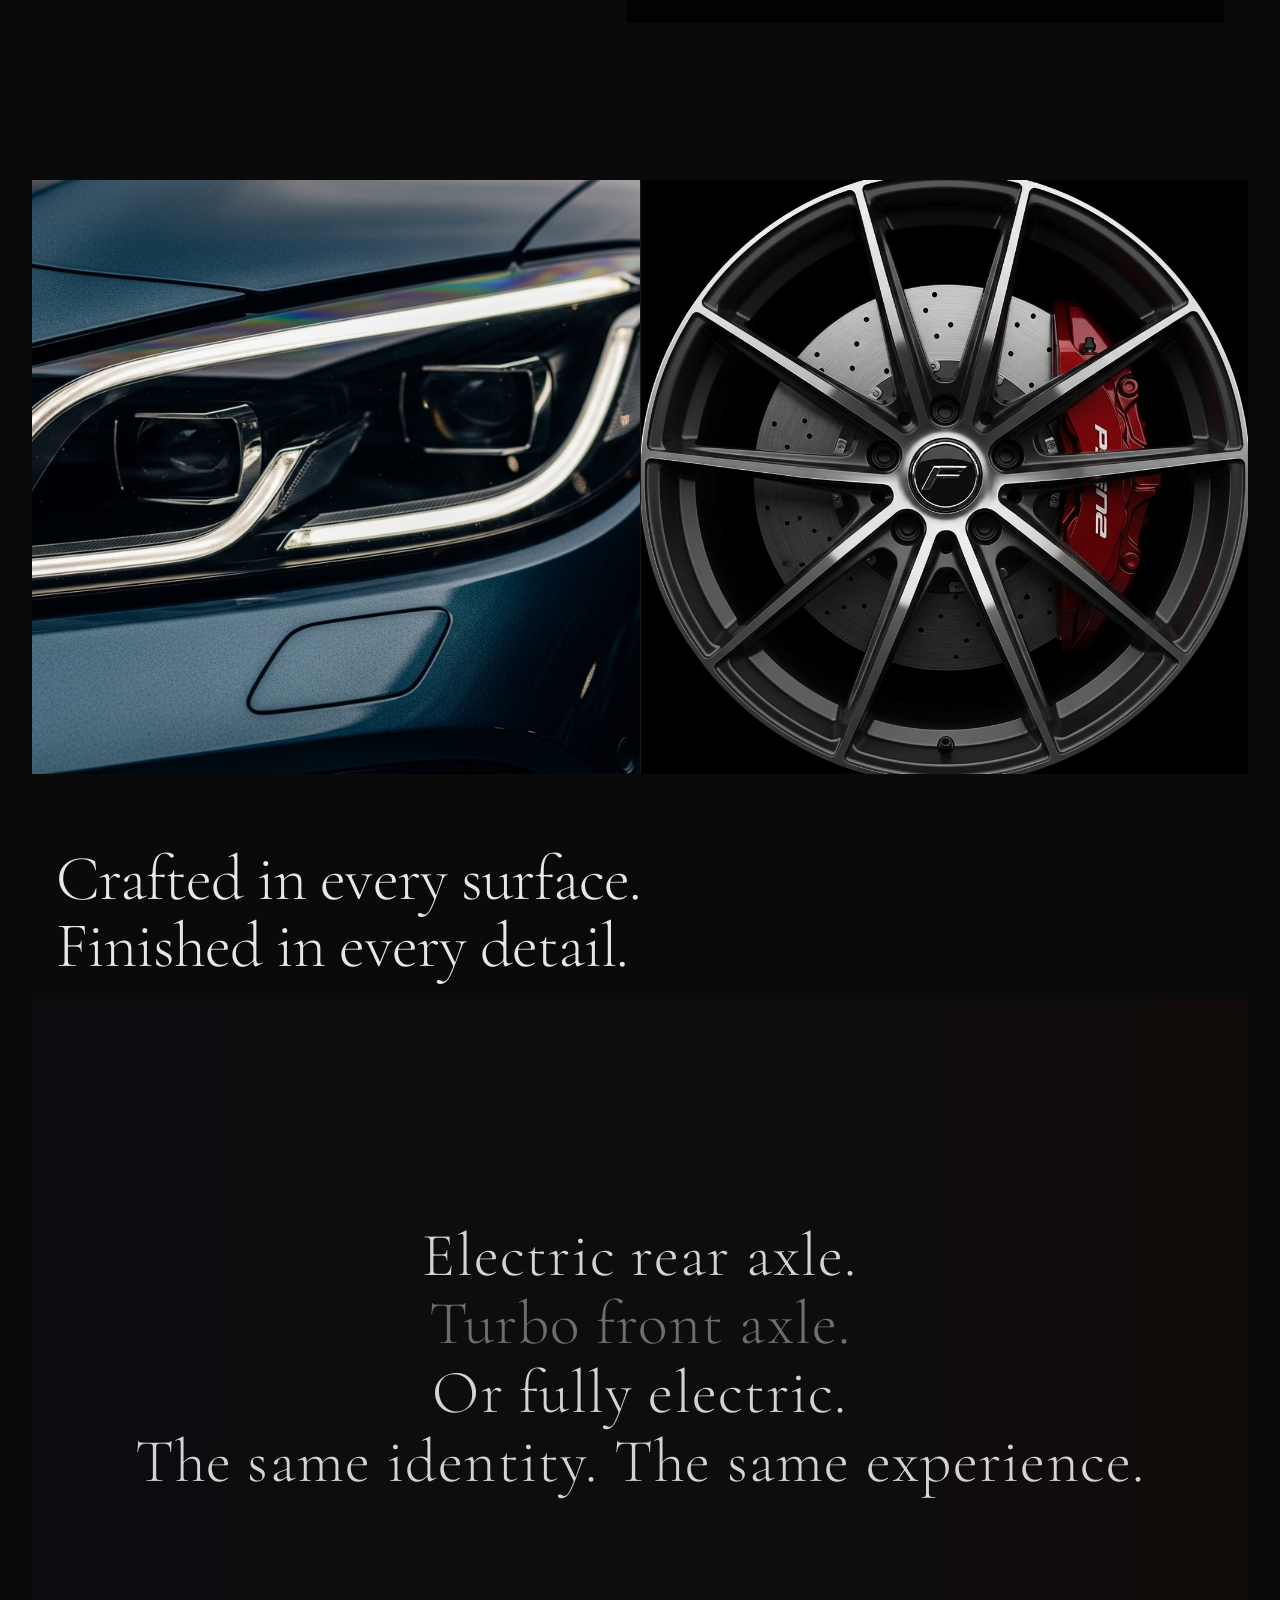
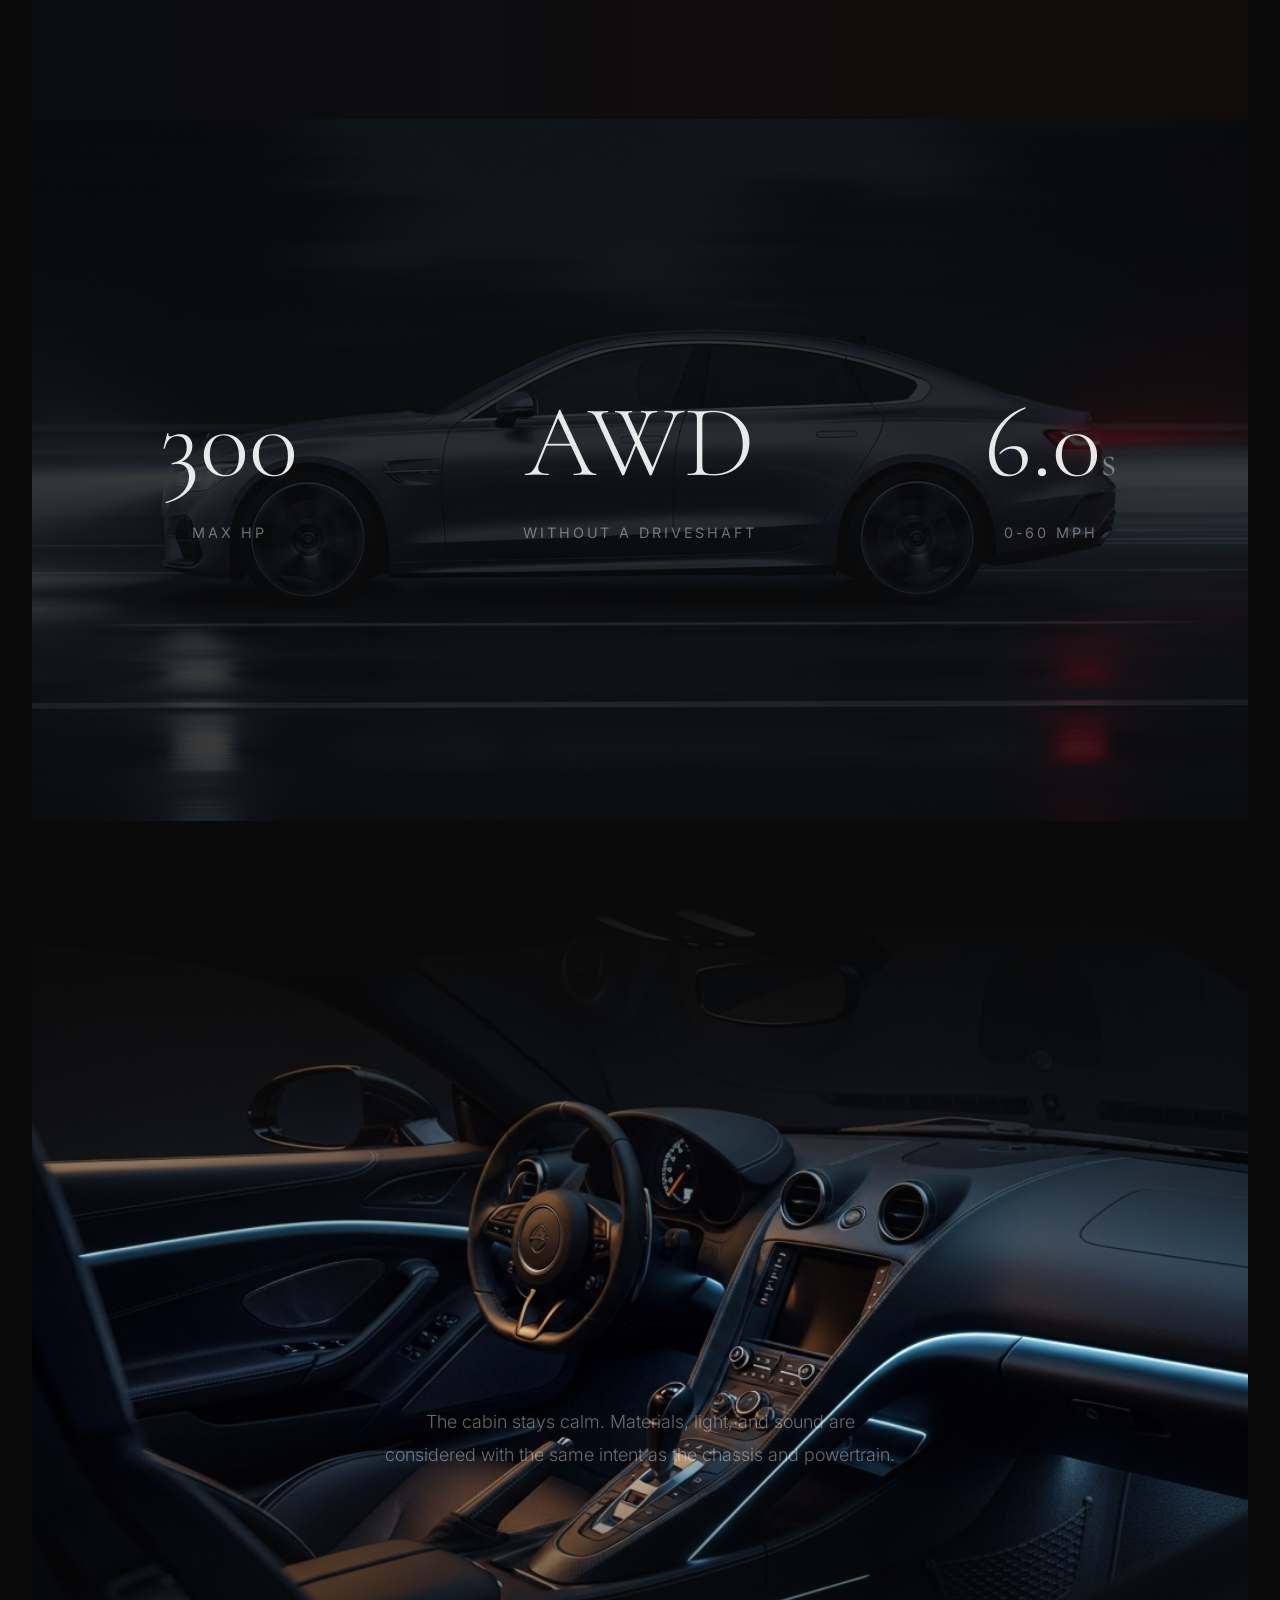
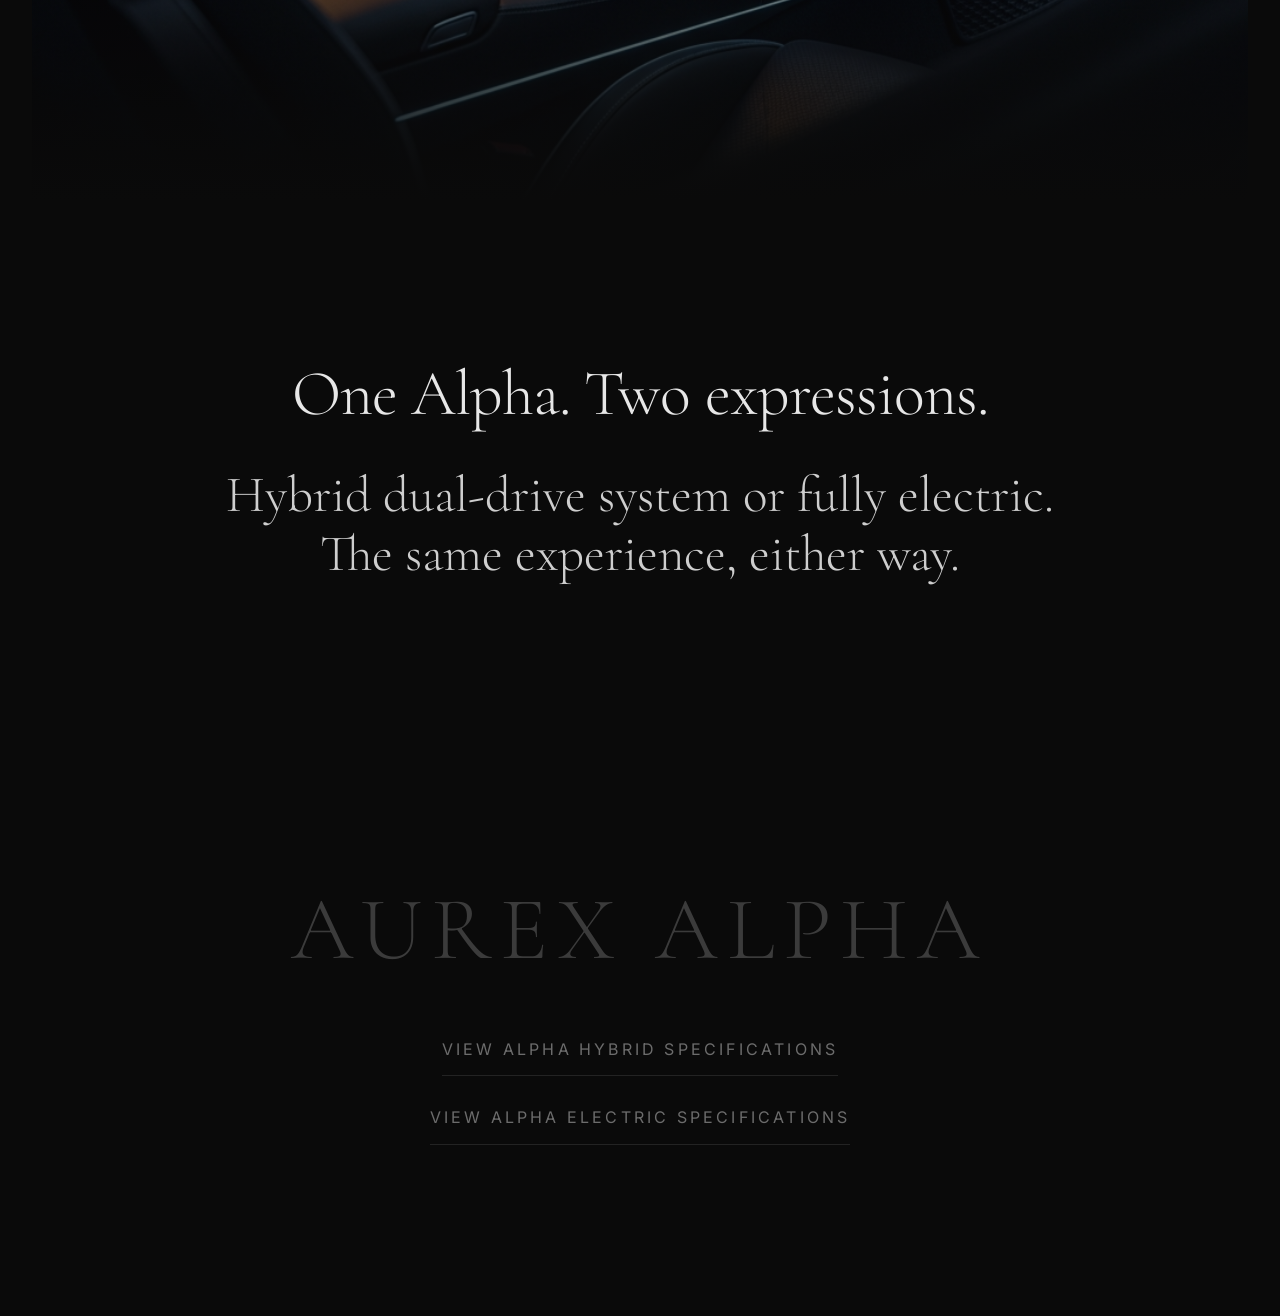
<file: docs/alpha.html>
<!DOCTYPE html>
<html lang="en">
  <head>
    <meta charset="UTF-8">
    <meta name="viewport" content="width=device-width, initial-scale=1.0">
    <title>Aurex Alpha</title>
    <meta
      name="description"
      content="Aurex Alpha. Hybrid dual-drive system or fully electric. Singular experience."
    >
    <link rel="preconnect" href="https://fonts.googleapis.com">
    <link rel="preconnect" href="https://fonts.gstatic.com" crossorigin>
    <link
      href="https://fonts.googleapis.com/css2?family=Cormorant+Garamond:wght@300;400;500;600&family=Inter:wght@300;400;500;600&display=swap"
      rel="stylesheet"
    >
    <link rel="stylesheet" href="assets/css/skeleton.css">
    <link rel="stylesheet" href="assets/css/skeleton-plus.css">
    <link rel="stylesheet" href="assets/css/styles.css">
  </head>
  <body>
    <main id="top" class="site-main">
      <section class="hero">
        <div class="hero-media">
          <img src="assets/images/hero.png" alt="Aurex Alpha silhouette">
        </div>
        <div class="hero-overlay"></div>
        <div class="hero-copy">
          <p class="alpha-back reveal is-visible"><a href="index.html">Back to Aurex</a></p>
          <h1 class="reveal is-visible">AUREX ALPHA</h1>
          <p class="hero-kicker reveal is-visible">Hybrid dual-drive system or fully electric. Singular experience.</p>
        </div>
      </section>

      <section class="section presence-section">
        <div class="container presence-grid">
          <div class="presence-copy">
            <div class="reveal">
              <h2>Designed with intent.<br>Engineered with purpose.</h2>
            </div>
            <div class="reveal reveal-delay-1">
              <p>
                Hybrid dual-drive system or fully electric.<br>
                Different powertrains. The same experience.
              </p>
            </div>
          </div>
          <div class="presence-media reveal reveal-delay-2" data-parallax="0.06">
            <img src="assets/images/profile.png" alt="Aurex Alpha side profile">
          </div>
        </div>
      </section>

      <section class="section detail-section">
        <div class="detail-grid">
          <div class="detail-media reveal">
            <img src="assets/images/details.png" alt="Aurex Alpha material detail">
          </div>
          <div class="detail-media reveal reveal-delay-1">
            <img src="assets/images/wheel.png" alt="Aurex Alpha wheel detail">
          </div>
        </div>
        <div class="container detail-copy reveal reveal-delay-2">
          <h2>Crafted in every surface.<br>Finished in every detail.</h2>
        </div>
      </section>

      <section class="section statement-section">
        <div class="statement-glow"></div>
        <div class="container statement-copy reveal">
          <p>
            Electric rear axle.<br>
            <span>Turbo front axle.</span><br>
            Or fully electric.<br>
            The same identity. The same experience.
          </p>
        </div>
      </section>

      <section class="section performance-section">
        <div class="performance-media">
          <img src="assets/images/motion.png" alt="Aurex Alpha in motion">
        </div>
        <div class="performance-overlay"></div>
        <div class="container performance-content">
          <div class="performance-grid">
            <div class="stat reveal">
              <div class="stat-value">300</div>
              <div class="stat-label">Max HP</div>
            </div>
            <div class="stat reveal reveal-delay-1">
              <div class="stat-value">AWD</div>
              <div class="stat-label">Without a driveshaft</div>
            </div>
            <div class="stat reveal reveal-delay-2">
              <div class="stat-value">6.0<span>s</span></div>
              <div class="stat-label">0-60 MPH</div>
            </div>
          </div>
        </div>
      </section>

      <section class="section quiet-section">
        <div class="quiet-media">
          <img src="assets/images/interior.png" alt="Aurex Alpha interior">
        </div>
        <div class="quiet-overlay"></div>
        <div class="container quiet-copy">
          <div class="reveal">
            <h2>Power, when you need it.<br>Quiet, when you don’t.</h2>
          </div>
          <div class="reveal reveal-delay-1">
              <p>
                The cabin stays calm. Materials, light, and sound are considered with the same intent as the chassis and powertrain.
              </p>
          </div>
        </div>
      </section>

      <section class="section philosophy-section">
        <div class="container philosophy-copy reveal">
          <h2>One Alpha. Two expressions.</h2>
          <p>
            Hybrid dual-drive system or fully electric.<br>
            The same experience, either way.
          </p>
        </div>
      </section>

      <section class="section close-section">
        <div class="container close-copy">
          <div class="reveal">
            <h2>AUREX ALPHA</h2>
          </div>
          <div class="close-links reveal reveal-delay-1">
            <a class="close-link" href="alpha-specifications.html">View Alpha Hybrid Specifications</a>
            <a class="close-link" href="alpha-electric-specifications.html">View Alpha Electric Specifications</a>
          </div>
        </div>
      </section>
    </main>

    <script src="assets/js/main.js"></script>
  </body>
</html>
</file>
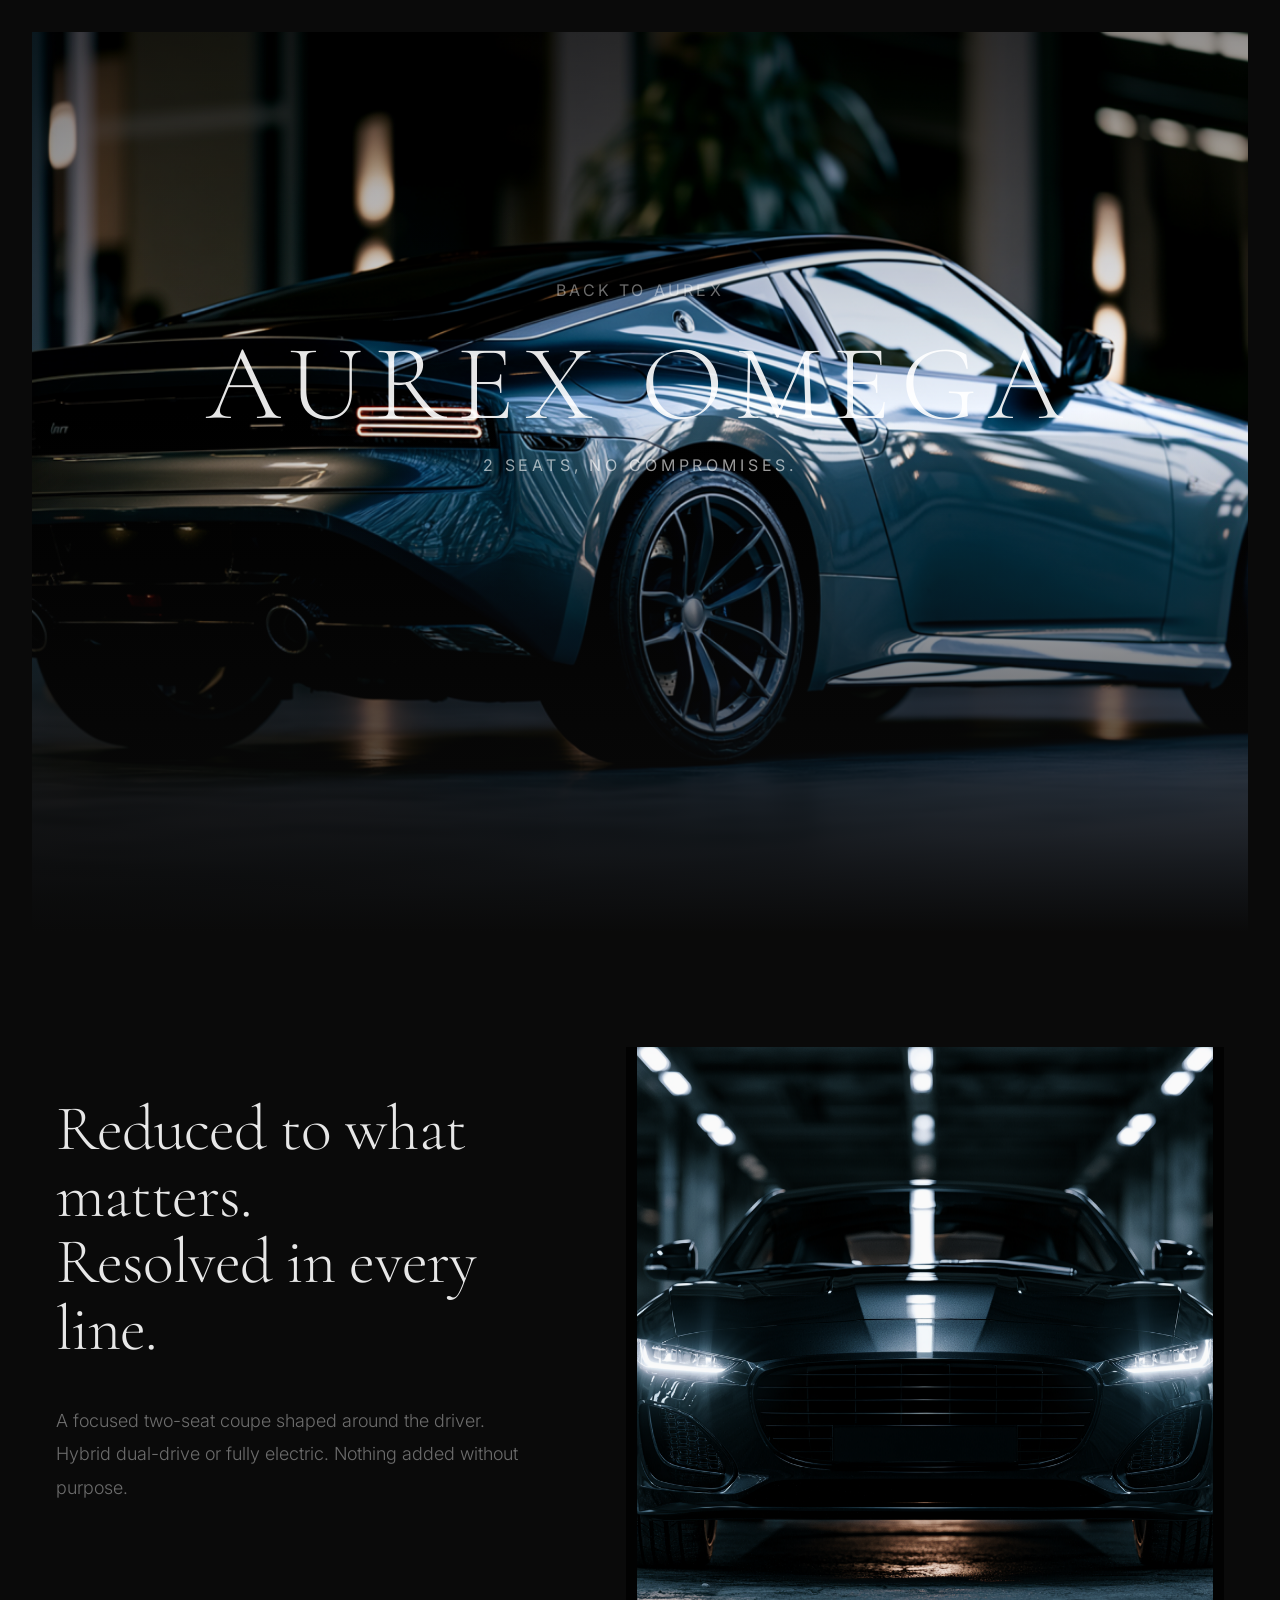
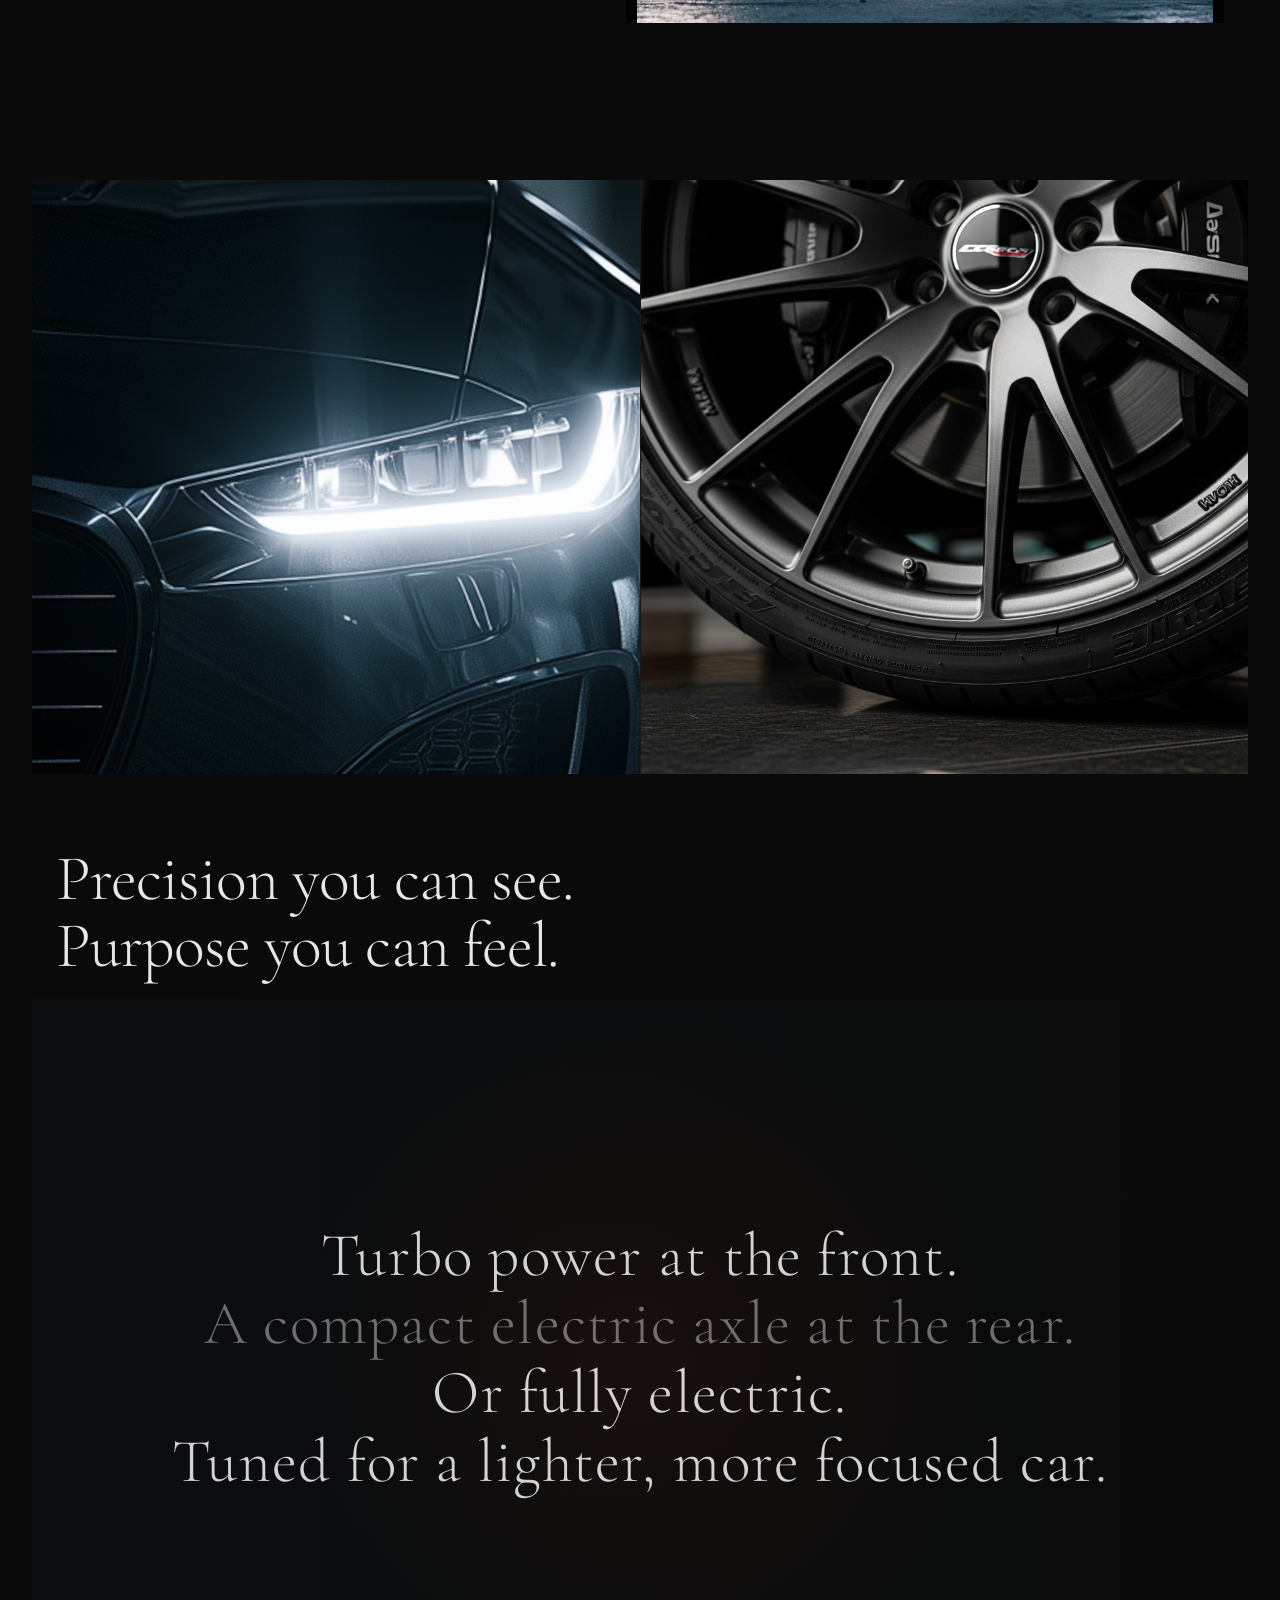
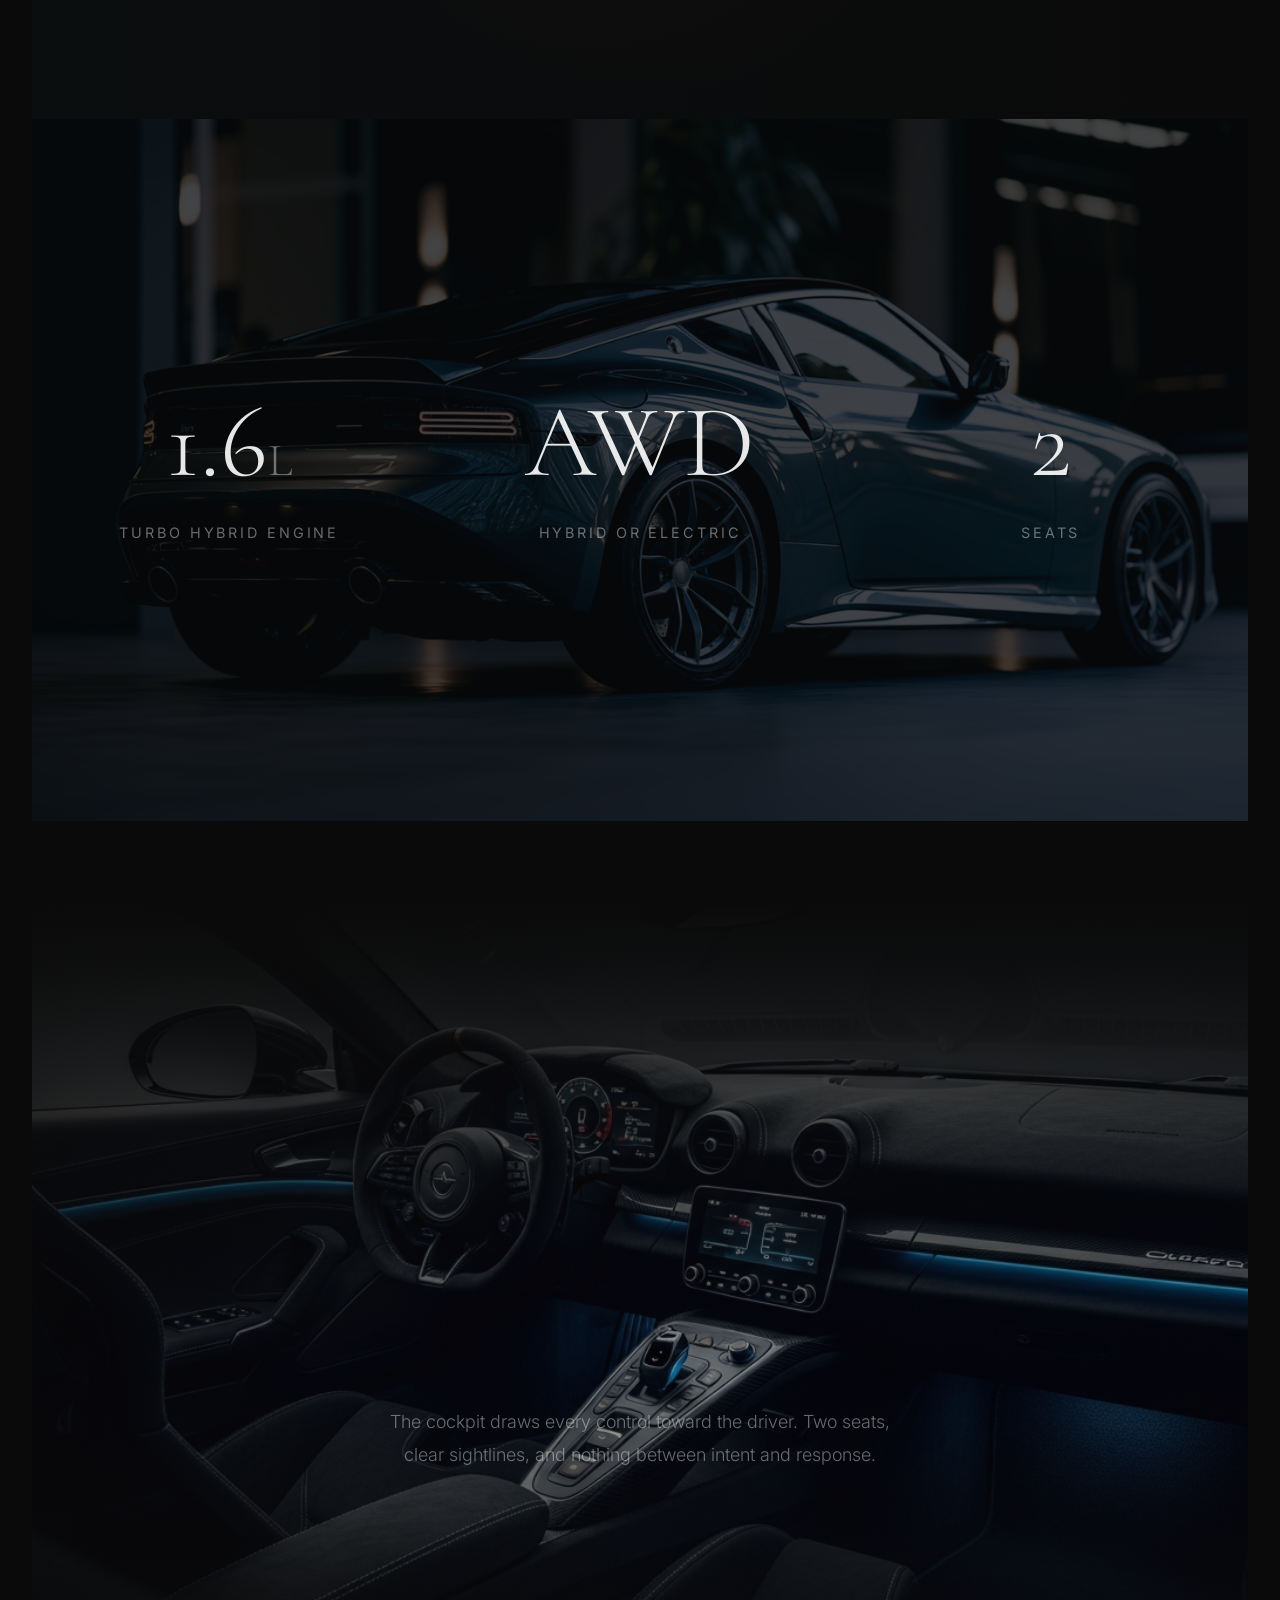
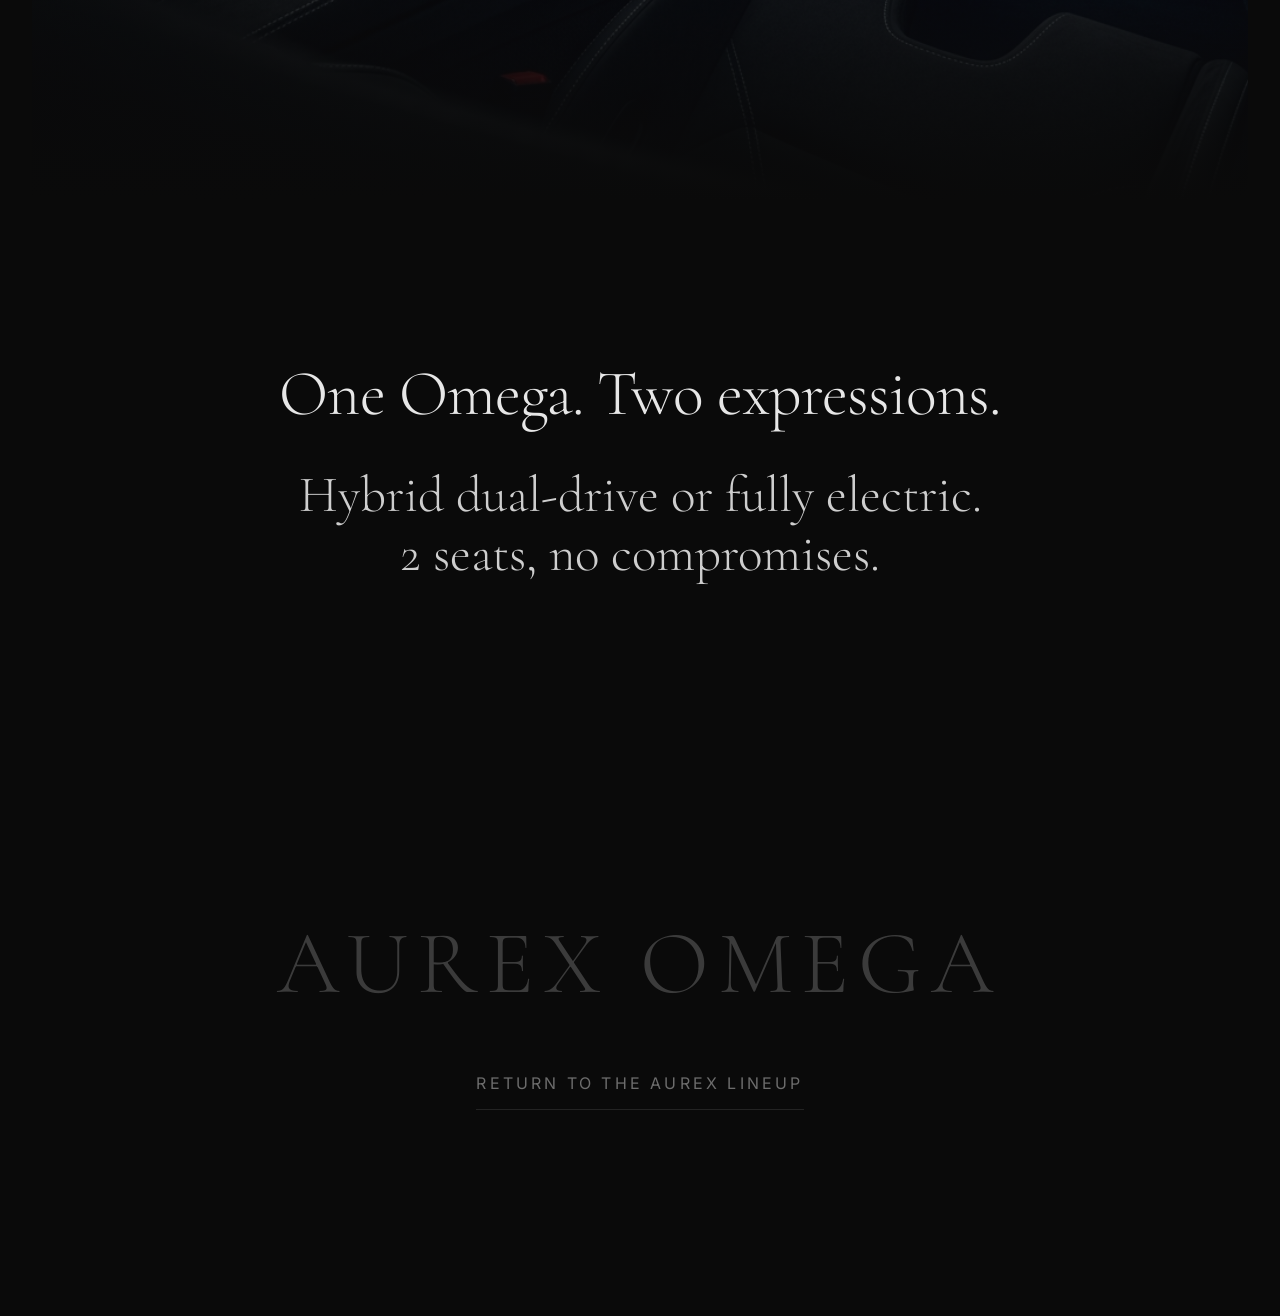
<file: docs/omega.html>
<!DOCTYPE html>
<html lang="en">
  <head>
    <meta charset="UTF-8">
    <meta name="viewport" content="width=device-width, initial-scale=1.0">
    <title>Aurex Omega</title>
    <meta
      name="description"
      content="Aurex Omega. Hybrid dual-drive or fully electric. 2 seats, no compromises."
    >
    <link rel="preconnect" href="https://fonts.googleapis.com">
    <link rel="preconnect" href="https://fonts.gstatic.com" crossorigin>
    <link
      href="https://fonts.googleapis.com/css2?family=Cormorant+Garamond:wght@300;400;500;600&family=Inter:wght@300;400;500;600&display=swap"
      rel="stylesheet"
    >
    <link rel="stylesheet" href="assets/css/skeleton.css">
    <link rel="stylesheet" href="assets/css/skeleton-plus.css">
    <link rel="stylesheet" href="assets/css/styles.css">
  </head>
  <body class="omega-page">
    <main id="top" class="site-main">
      <section class="hero omega-hero">
        <div class="hero-media">
          <img src="assets/images/omega-side-quarter.png" alt="Aurex Omega rear three-quarter view">
        </div>
        <div class="hero-overlay"></div>
        <div class="hero-copy">
          <p class="alpha-back reveal is-visible"><a href="index.html">Back to Aurex</a></p>
          <h1 class="reveal is-visible">AUREX OMEGA</h1>
          <p class="hero-kicker reveal is-visible">2 seats, no compromises.</p>
        </div>
      </section>

      <section class="section presence-section">
        <div class="container presence-grid">
          <div class="presence-copy">
            <div class="reveal">
              <h2>Reduced to what matters.<br>Resolved in every line.</h2>
            </div>
            <div class="reveal reveal-delay-1">
              <p>
                A focused two-seat coupe shaped around the driver.<br>
                Hybrid dual-drive or fully electric. Nothing added without purpose.
              </p>
            </div>
          </div>
          <div class="presence-media omega-presence-media reveal reveal-delay-2" data-parallax="0.06">
            <img src="assets/images/omega-front.png" alt="Aurex Omega front view">
          </div>
        </div>
      </section>

      <section class="section detail-section">
        <div class="detail-grid">
          <div class="detail-media reveal">
            <img src="assets/images/omega-headlight.png" alt="Aurex Omega lighting detail">
          </div>
          <div class="detail-media reveal reveal-delay-1">
            <img src="assets/images/omega-wheel.png" alt="Aurex Omega wheel detail">
          </div>
        </div>
        <div class="container detail-copy reveal reveal-delay-2">
          <h2>Precision you can see.<br>Purpose you can feel.</h2>
        </div>
      </section>

      <section class="section statement-section omega-statement">
        <div class="statement-glow"></div>
        <div class="container statement-copy reveal">
          <p>
            Turbo power at the front.<br>
            <span>A compact electric axle at the rear.</span><br>
            Or fully electric.<br>
            Tuned for a lighter, more focused car.
          </p>
        </div>
      </section>

      <section class="section performance-section omega-performance">
        <div class="performance-media">
          <img src="assets/images/omega-side-quarter.png" alt="Aurex Omega performance coupe">
        </div>
        <div class="performance-overlay"></div>
        <div class="container performance-content">
          <div class="performance-grid">
            <div class="stat reveal">
              <div class="stat-value">1.6<span>L</span></div>
              <div class="stat-label">Turbo Hybrid Engine</div>
            </div>
            <div class="stat reveal reveal-delay-1">
              <div class="stat-value">AWD</div>
              <div class="stat-label">Hybrid or Electric</div>
            </div>
            <div class="stat reveal reveal-delay-2">
              <div class="stat-value">2</div>
              <div class="stat-label">Seats</div>
            </div>
          </div>
        </div>
      </section>

      <section class="section quiet-section omega-cockpit">
        <div class="quiet-media">
          <img src="assets/images/omega-interior.png" alt="Aurex Omega two-seat cockpit">
        </div>
        <div class="quiet-overlay"></div>
        <div class="container quiet-copy">
          <div class="reveal">
            <h2>Everything within reach.<br>Everything in its place.</h2>
          </div>
          <div class="reveal reveal-delay-1">
            <p>
              The cockpit draws every control toward the driver. Two seats, clear sightlines, and nothing between intent and response.
            </p>
          </div>
        </div>
      </section>

      <section class="section philosophy-section">
        <div class="container philosophy-copy reveal">
          <h2>One Omega. Two expressions.</h2>
          <p>
            Hybrid dual-drive or fully electric.<br>
            2 seats, no compromises.
          </p>
        </div>
      </section>

      <section class="section close-section">
        <div class="container close-copy">
          <div class="reveal">
            <h2>AUREX OMEGA</h2>
          </div>
          <div class="close-links reveal reveal-delay-1">
            <a class="close-link" href="index.html#omega">Return to the Aurex lineup</a>
          </div>
        </div>
      </section>
    </main>

    <script src="assets/js/main.js"></script>
  </body>
</html>
</file>
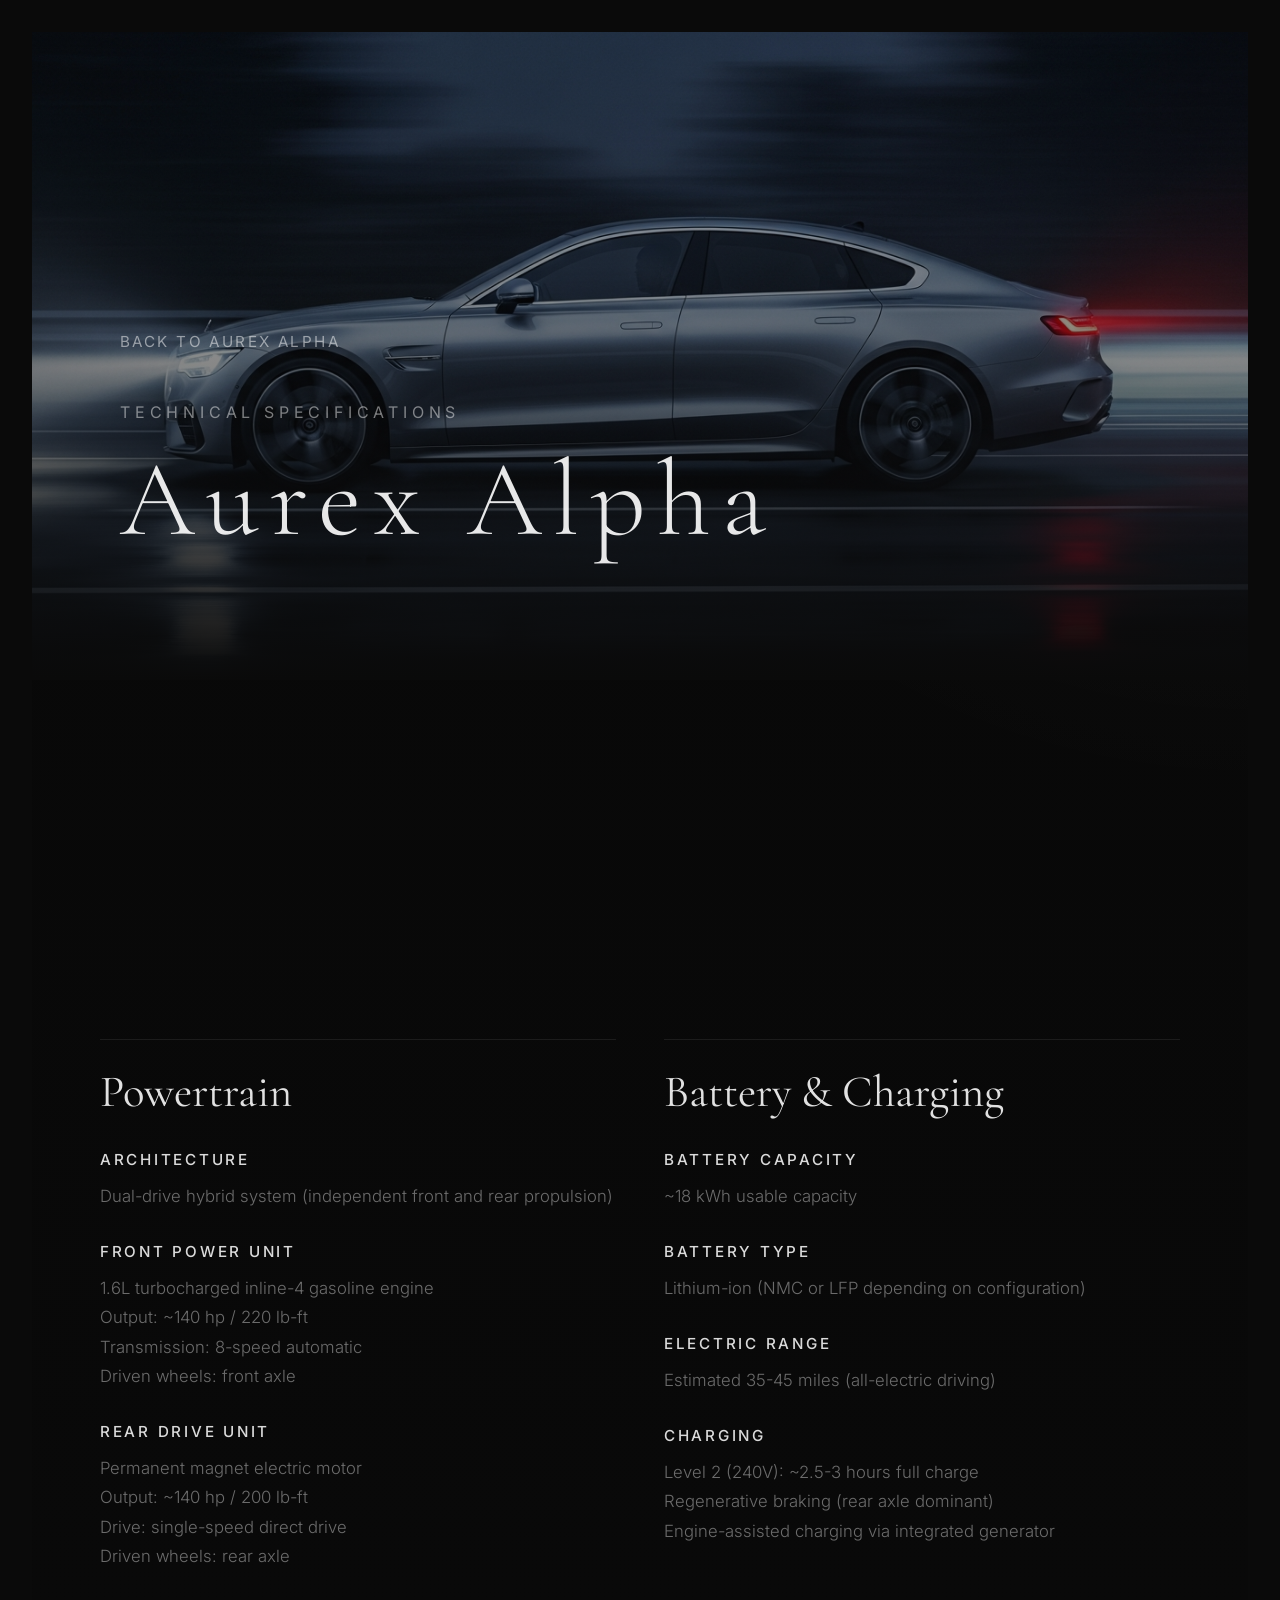
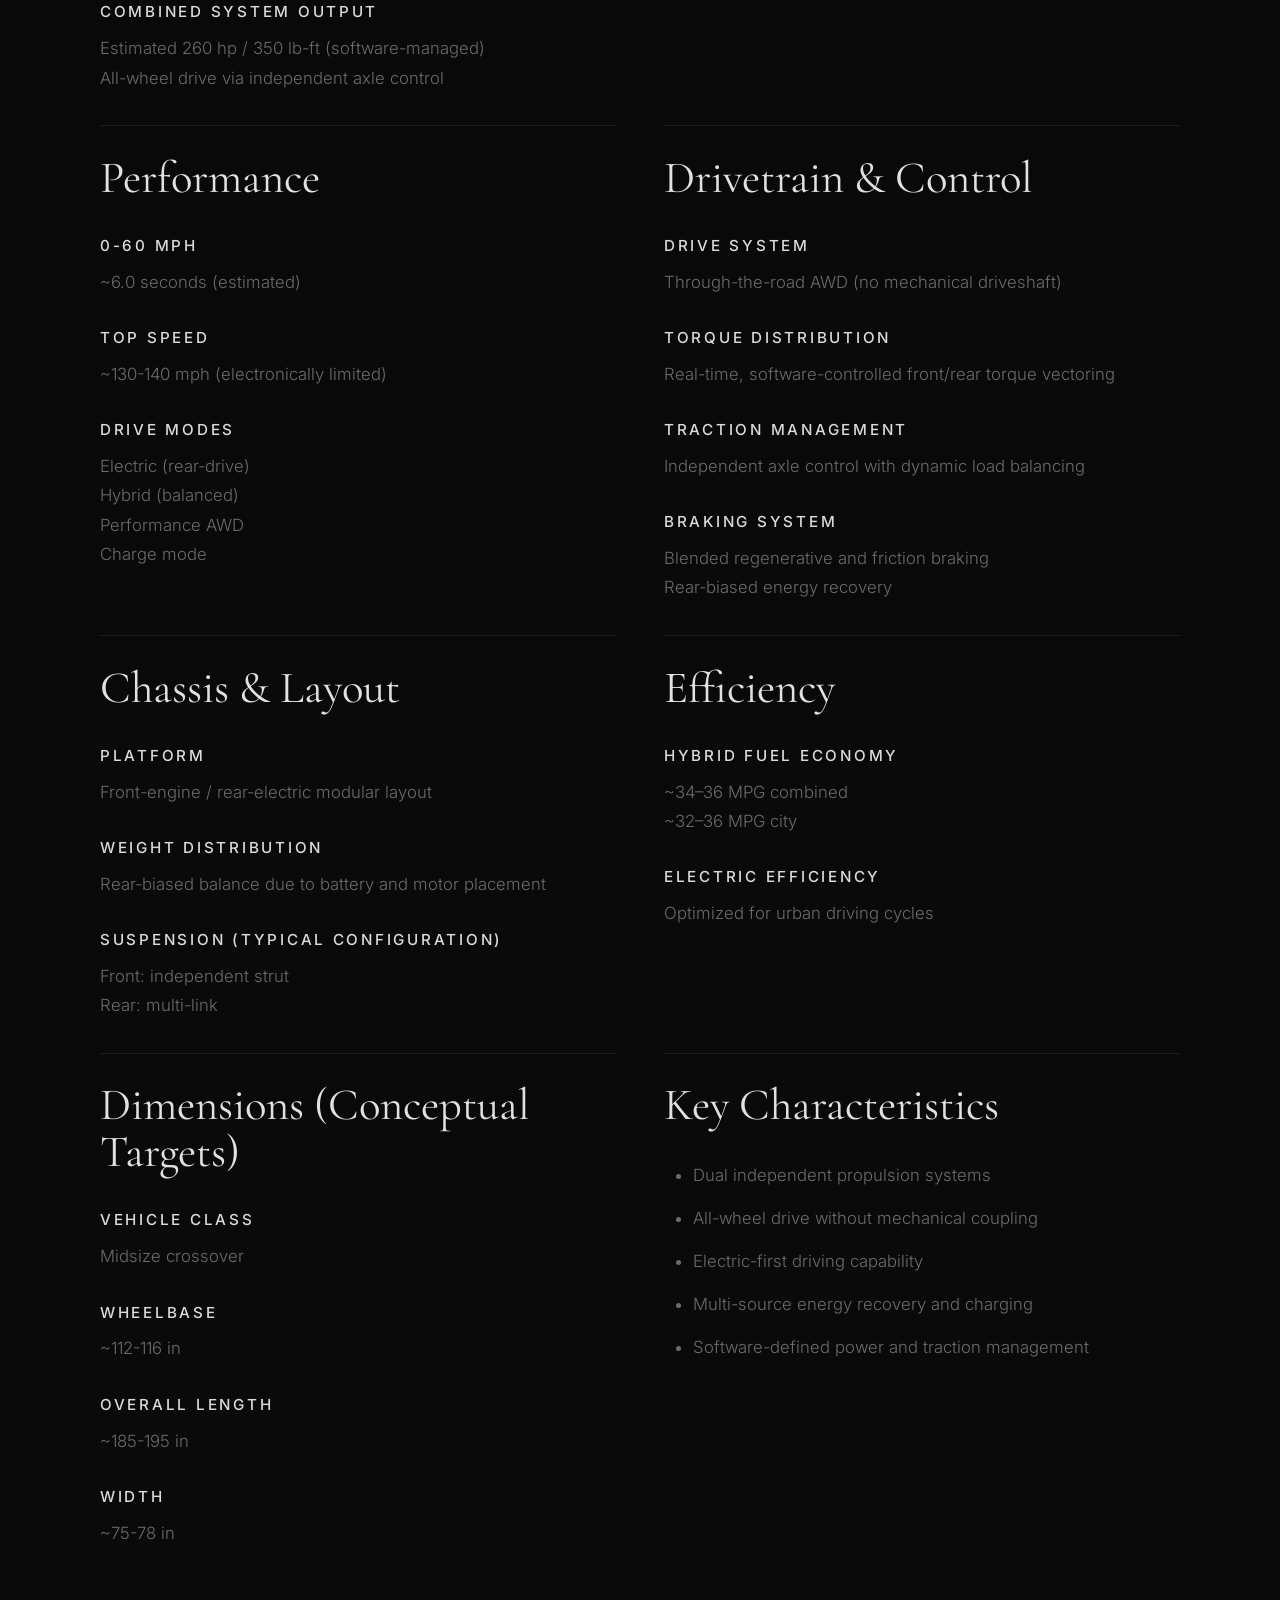
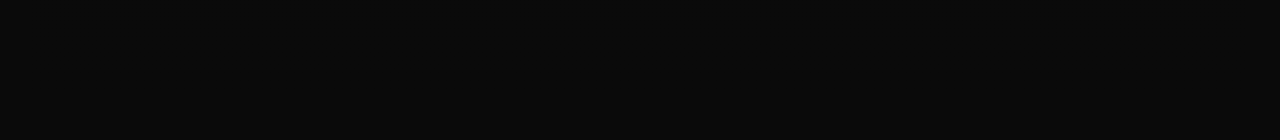
<file: docs/specifications.html>
<!DOCTYPE html>
<html lang="en">
  <head>
    <meta charset="UTF-8">
    <meta name="viewport" content="width=device-width, initial-scale=1.0">
    <title>Aurex Alpha Specifications</title>
    <meta
      name="description"
      content="Aurex Alpha technical specifications."
    >
    <link rel="preconnect" href="https://fonts.googleapis.com">
    <link rel="preconnect" href="https://fonts.gstatic.com" crossorigin>
    <link
      href="https://fonts.googleapis.com/css2?family=Cormorant+Garamond:wght@300;400;500;600&family=Inter:wght@300;400;500;600&display=swap"
      rel="stylesheet"
    >
    <link rel="stylesheet" href="assets/css/skeleton.css">
    <link rel="stylesheet" href="assets/css/skeleton-plus.css">
    <link rel="stylesheet" href="assets/css/styles.css">
  </head>
  <body>
    <main class="site-main specs-page">
      <section class="specs-hero">
        <div class="specs-hero-media">
          <img src="assets/images/motion.png" alt="Aurex Alpha performance view">
        </div>
        <div class="specs-hero-overlay"></div>
        <div class="container specs-hero-copy">
          <a class="specs-back reveal is-visible" href="index.html">Back to Aurex Alpha</a>
          <p class="specs-kicker reveal is-visible">Technical Specifications</p>
          <h1 class="reveal is-visible">Aurex Alpha</h1>
        </div>
      </section>

      <section class="specs-content section">
        <div class="container specs-layout">
          <div class="specs-intro reveal">
            <h2>Technical Specifications</h2>
            <p>
              A dual-drive hybrid architecture with independent front and rear propulsion, software-managed
              all-wheel drive, and electric-first operation.
            </p>
          </div>

          <div class="specs-groups">
            <section class="spec-group reveal">
              <h3>Powertrain</h3>
              <dl class="spec-list">
                <div class="spec-item">
                  <dt>Architecture</dt>
                  <dd>Dual-drive hybrid system (independent front and rear propulsion)</dd>
                </div>
                <div class="spec-item">
                  <dt>Front Power Unit</dt>
                  <dd>1.6L turbocharged inline-4 gasoline engine</dd>
                  <dd>Output: ~140 hp / 220 lb-ft</dd>
                  <dd>Transmission: 8-speed automatic</dd>
                  <dd>Driven wheels: front axle</dd>
                </div>
                <div class="spec-item">
                  <dt>Rear Drive Unit</dt>
                  <dd>Permanent magnet electric motor</dd>
                  <dd>Output: ~140 hp / 200 lb-ft</dd>
                  <dd>Drive: single-speed direct drive</dd>
                  <dd>Driven wheels: rear axle</dd>
                </div>
                <div class="spec-item">
                  <dt>Combined System Output</dt>
                  <dd>Estimated 260 hp / 350 lb-ft (software-managed)</dd>
                  <dd>All-wheel drive via independent axle control</dd>
                </div>
              </dl>
            </section>

            <section class="spec-group reveal reveal-delay-1">
              <h3>Battery &amp; Charging</h3>
              <dl class="spec-list">
                <div class="spec-item">
                  <dt>Battery Capacity</dt>
                  <dd>~18 kWh usable capacity</dd>
                </div>
                <div class="spec-item">
                  <dt>Battery Type</dt>
                  <dd>Lithium-ion (NMC or LFP depending on configuration)</dd>
                </div>
                <div class="spec-item">
                  <dt>Electric Range</dt>
                  <dd>Estimated 35-45 miles (all-electric driving)</dd>
                </div>
                <div class="spec-item">
                  <dt>Charging</dt>
                  <dd>Level 2 (240V): ~2.5-3 hours full charge</dd>
                  <dd>Regenerative braking (rear axle dominant)</dd>
                  <dd>Engine-assisted charging via integrated generator</dd>
                </div>
              </dl>
            </section>

            <section class="spec-group reveal">
              <h3>Performance</h3>
              <dl class="spec-list">
                <div class="spec-item">
                  <dt>0-60 mph</dt>
                  <dd>~6.0 seconds (estimated)</dd>
                </div>
                <div class="spec-item">
                  <dt>Top Speed</dt>
                  <dd>~130-140 mph (electronically limited)</dd>
                </div>
                <div class="spec-item">
                  <dt>Drive Modes</dt>
                  <dd>Electric (rear-drive)</dd>
                  <dd>Hybrid (balanced)</dd>
                  <dd>Performance AWD</dd>
                  <dd>Charge mode</dd>
                </div>
              </dl>
            </section>

            <section class="spec-group reveal reveal-delay-1">
              <h3>Drivetrain &amp; Control</h3>
              <dl class="spec-list">
                <div class="spec-item">
                  <dt>Drive System</dt>
                  <dd>Through-the-road AWD (no mechanical driveshaft)</dd>
                </div>
                <div class="spec-item">
                  <dt>Torque Distribution</dt>
                  <dd>Real-time, software-controlled front/rear torque vectoring</dd>
                </div>
                <div class="spec-item">
                  <dt>Traction Management</dt>
                  <dd>Independent axle control with dynamic load balancing</dd>
                </div>
                <div class="spec-item">
                  <dt>Braking System</dt>
                  <dd>Blended regenerative and friction braking</dd>
                  <dd>Rear-biased energy recovery</dd>
                </div>
              </dl>
            </section>

            <section class="spec-group reveal">
              <h3>Chassis &amp; Layout</h3>
              <dl class="spec-list">
                <div class="spec-item">
                  <dt>Platform</dt>
                  <dd>Front-engine / rear-electric modular layout</dd>
                </div>
                <div class="spec-item">
                  <dt>Weight Distribution</dt>
                  <dd>Rear-biased balance due to battery and motor placement</dd>
                </div>
                <div class="spec-item">
                  <dt>Suspension (typical configuration)</dt>
                  <dd>Front: independent strut</dd>
                  <dd>Rear: multi-link</dd>
                </div>
              </dl>
            </section>

            <section class="spec-group reveal reveal-delay-1">
              <h3>Efficiency</h3>
              <dl class="spec-list">
                <div class="spec-item">
                  <dt>Hybrid Fuel Economy</dt>
                  <dd>~34–36 MPG combined</dd>
                    <dd>~32–36 MPG city</dd>
                </div>
                <div class="spec-item">
                  <dt>Electric Efficiency</dt>
                  <dd>Optimized for urban driving cycles</dd>
                </div>
              </dl>
            </section>

            <section class="spec-group reveal">
              <h3>Dimensions (Conceptual Targets)</h3>
              <dl class="spec-list">
                <div class="spec-item">
                  <dt>Vehicle Class</dt>
                  <dd>Midsize crossover</dd>
                </div>
                <div class="spec-item">
                  <dt>Wheelbase</dt>
                  <dd>~112-116 in</dd>
                </div>
                <div class="spec-item">
                  <dt>Overall Length</dt>
                  <dd>~185-195 in</dd>
                </div>
                <div class="spec-item">
                  <dt>Width</dt>
                  <dd>~75-78 in</dd>
                </div>
              </dl>
            </section>

            <section class="spec-group reveal reveal-delay-1">
              <h3>Key Characteristics</h3>
              <ul class="key-list">
                <li>Dual independent propulsion systems</li>
                <li>All-wheel drive without mechanical coupling</li>
                <li>Electric-first driving capability</li>
                <li>Multi-source energy recovery and charging</li>
                <li>Software-defined power and traction management</li>
              </ul>
            </section>
          </div>
        </div>
      </section>
    </main>

    <script src="assets/js/main.js"></script>
  </body>
</html>
</file>
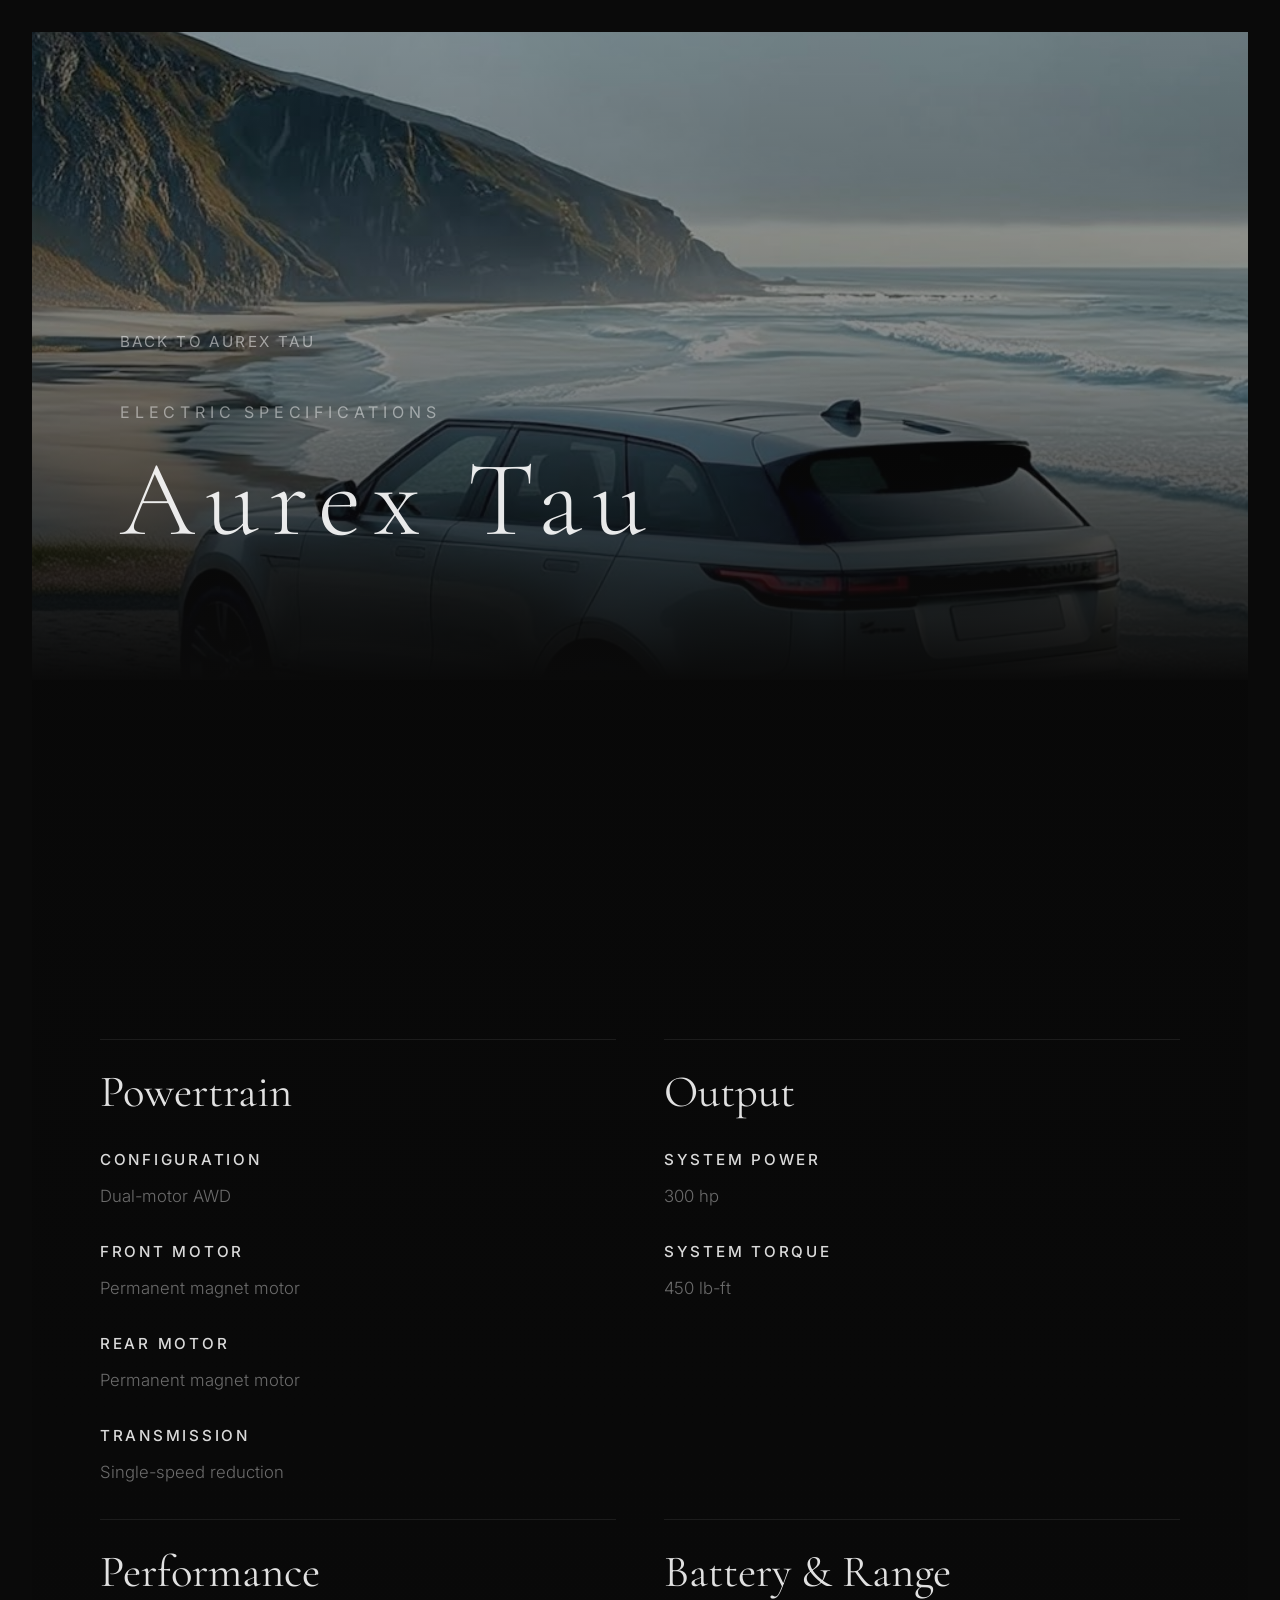
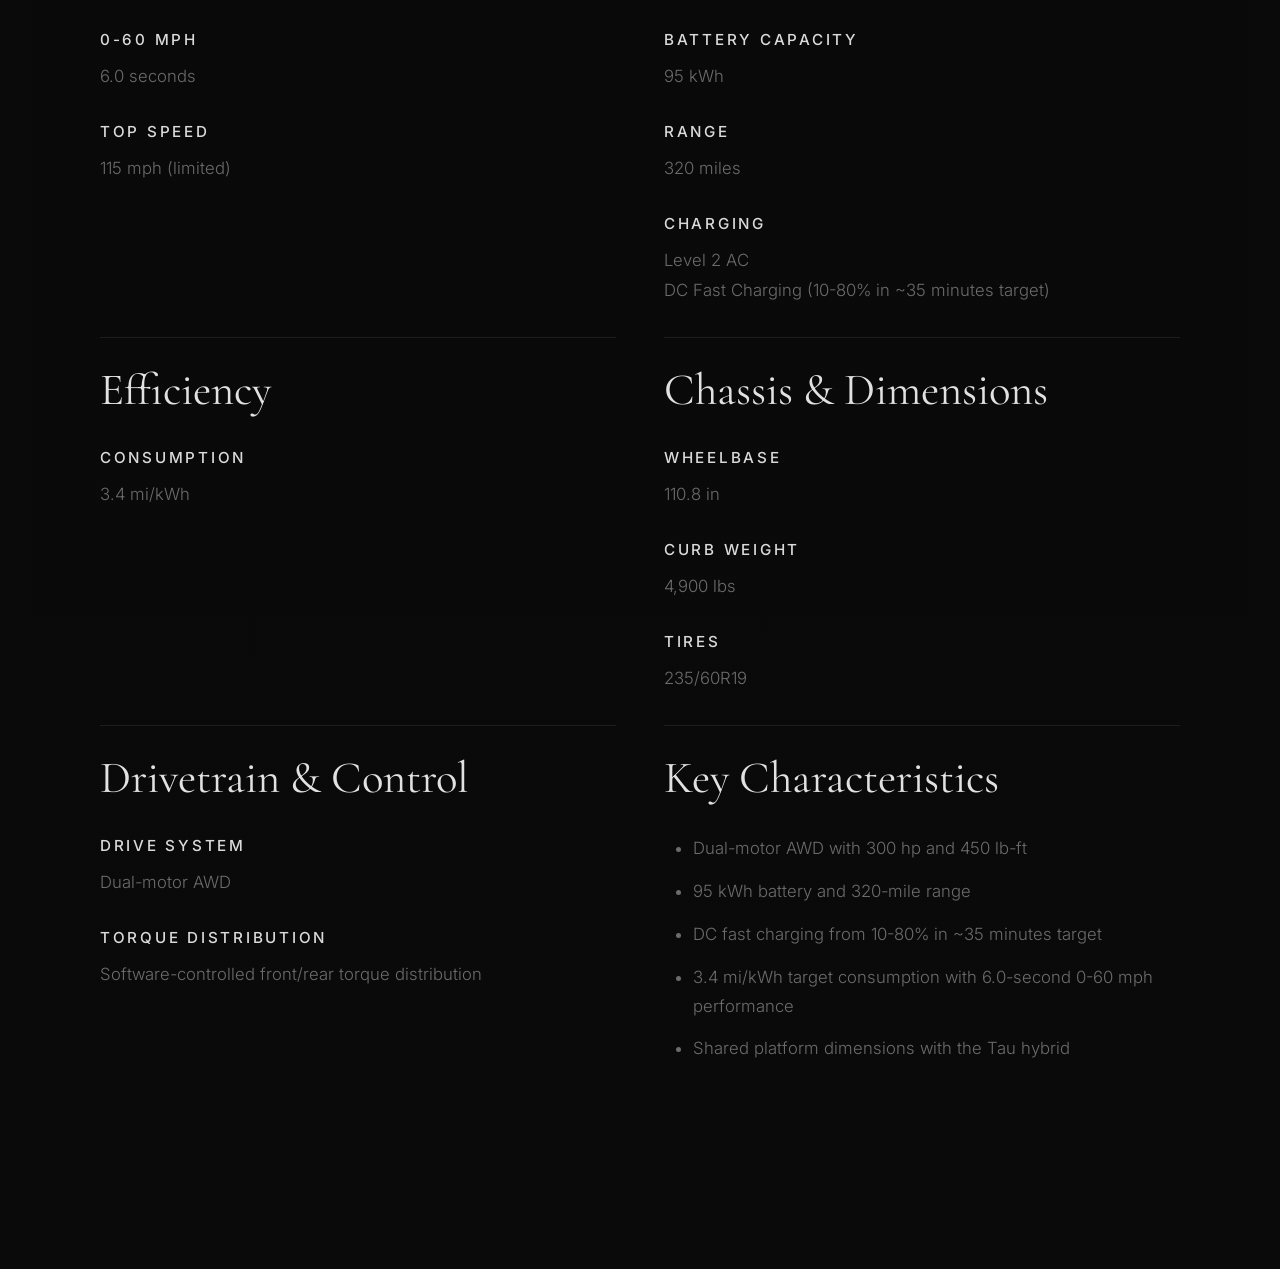
<file: docs/tau-electric-specifications.html>
<!DOCTYPE html>
<html lang="en">
  <head>
    <meta charset="UTF-8">
    <meta name="viewport" content="width=device-width, initial-scale=1.0">
    <title>Aurex Tau Electric Specifications</title>
    <meta
      name="description"
      content="Aurex Tau electric technical specifications."
    >
    <link rel="preconnect" href="https://fonts.googleapis.com">
    <link rel="preconnect" href="https://fonts.gstatic.com" crossorigin>
    <link
      href="https://fonts.googleapis.com/css2?family=Cormorant+Garamond:wght@300;400;500;600&family=Inter:wght@300;400;500;600&display=swap"
      rel="stylesheet"
    >
    <link rel="stylesheet" href="assets/css/skeleton.css">
    <link rel="stylesheet" href="assets/css/skeleton-plus.css">
    <link rel="stylesheet" href="assets/css/styles.css">
  </head>
  <body>
    <main class="site-main specs-page">
      <section class="specs-hero">
        <div class="specs-hero-media">
          <img src="assets/images/tau.png" alt="Aurex Tau electric performance view">
        </div>
        <div class="specs-hero-overlay"></div>
        <div class="container specs-hero-copy">
          <a class="specs-back reveal is-visible" href="tau.html">Back to Aurex Tau</a>
          <p class="specs-kicker reveal is-visible">Electric Specifications</p>
          <h1 class="reveal is-visible">Aurex Tau</h1>
        </div>
      </section>

      <section class="specs-content section">
        <div class="container specs-layout">
          <div class="specs-intro reveal">
            <h2>Electric Specifications</h2>
            <p>
              The Tau fully electric architecture: dual-motor AWD,
              fixed-output performance, and utility capability delivered to the same Aurex standard.
            </p>
          </div>

          <div class="specs-groups">
            <section class="spec-group reveal">
              <h3>Powertrain</h3>
              <dl class="spec-list">
                <div class="spec-item">
                  <dt>Configuration</dt>
                  <dd>Dual-motor AWD</dd>
                </div>
                <div class="spec-item">
                  <dt>Front Motor</dt>
                  <dd>Permanent magnet motor</dd>
                </div>
                <div class="spec-item">
                  <dt>Rear Motor</dt>
                  <dd>Permanent magnet motor</dd>
                </div>
                <div class="spec-item">
                  <dt>Transmission</dt>
                  <dd>Single-speed reduction</dd>
                </div>
              </dl>
            </section>

            <section class="spec-group reveal reveal-delay-1">
              <h3>Output</h3>
              <dl class="spec-list">
                <div class="spec-item">
                  <dt>System Power</dt>
                  <dd>300 hp</dd>
                </div>
                <div class="spec-item">
                  <dt>System Torque</dt>
                  <dd>450 lb-ft</dd>
                </div>
              </dl>
            </section>

            <section class="spec-group reveal">
              <h3>Performance</h3>
              <dl class="spec-list">
                <div class="spec-item">
                  <dt>0-60 mph</dt>
                  <dd>6.0 seconds</dd>
                </div>
                <div class="spec-item">
                  <dt>Top Speed</dt>
                  <dd>115 mph (limited)</dd>
                </div>
              </dl>
            </section>

            <section class="spec-group reveal reveal-delay-1">
              <h3>Battery &amp; Range</h3>
              <dl class="spec-list">
                <div class="spec-item">
                  <dt>Battery Capacity</dt>
                  <dd>95 kWh</dd>
                </div>
                <div class="spec-item">
                  <dt>Range</dt>
                  <dd>320 miles</dd>
                </div>
                <div class="spec-item">
                  <dt>Charging</dt>
                  <dd>Level 2 AC</dd>
                  <dd>DC Fast Charging (10-80% in ~35 minutes target)</dd>
                </div>
              </dl>
            </section>

            <section class="spec-group reveal">
              <h3>Efficiency</h3>
              <dl class="spec-list">
                <div class="spec-item">
                  <dt>Consumption</dt>
                  <dd>3.4 mi/kWh</dd>
                </div>
              </dl>
            </section>

            <section class="spec-group reveal reveal-delay-1">
              <h3>Chassis &amp; Dimensions</h3>
              <dl class="spec-list">
                <div class="spec-item">
                  <dt>Wheelbase</dt>
                  <dd>110.8 in</dd>
                </div>
                <div class="spec-item">
                  <dt>Curb Weight</dt>
                  <dd>4,900 lbs</dd>
                </div>
                <div class="spec-item">
                  <dt>Tires</dt>
                  <dd>235/60R19</dd>
                </div>
              </dl>
            </section>

            <section class="spec-group reveal">
              <h3>Drivetrain &amp; Control</h3>
              <dl class="spec-list">
                <div class="spec-item">
                  <dt>Drive System</dt>
                  <dd>Dual-motor AWD</dd>
                </div>
                <div class="spec-item">
                  <dt>Torque Distribution</dt>
                  <dd>Software-controlled front/rear torque distribution</dd>
                </div>
              </dl>
            </section>

            <section class="spec-group reveal reveal-delay-1">
              <h3>Key Characteristics</h3>
              <ul class="key-list">
                <li>Dual-motor AWD with 300 hp and 450 lb-ft</li>
                <li>95 kWh battery and 320-mile range</li>
                <li>DC fast charging from 10-80% in ~35 minutes target</li>
                <li>3.4 mi/kWh target consumption with 6.0-second 0-60 mph performance</li>
                <li>Shared platform dimensions with the Tau hybrid</li>
              </ul>
            </section>
          </div>
        </div>
      </section>
    </main>

    <script src="assets/js/main.js"></script>
  </body>
</html>
</file>
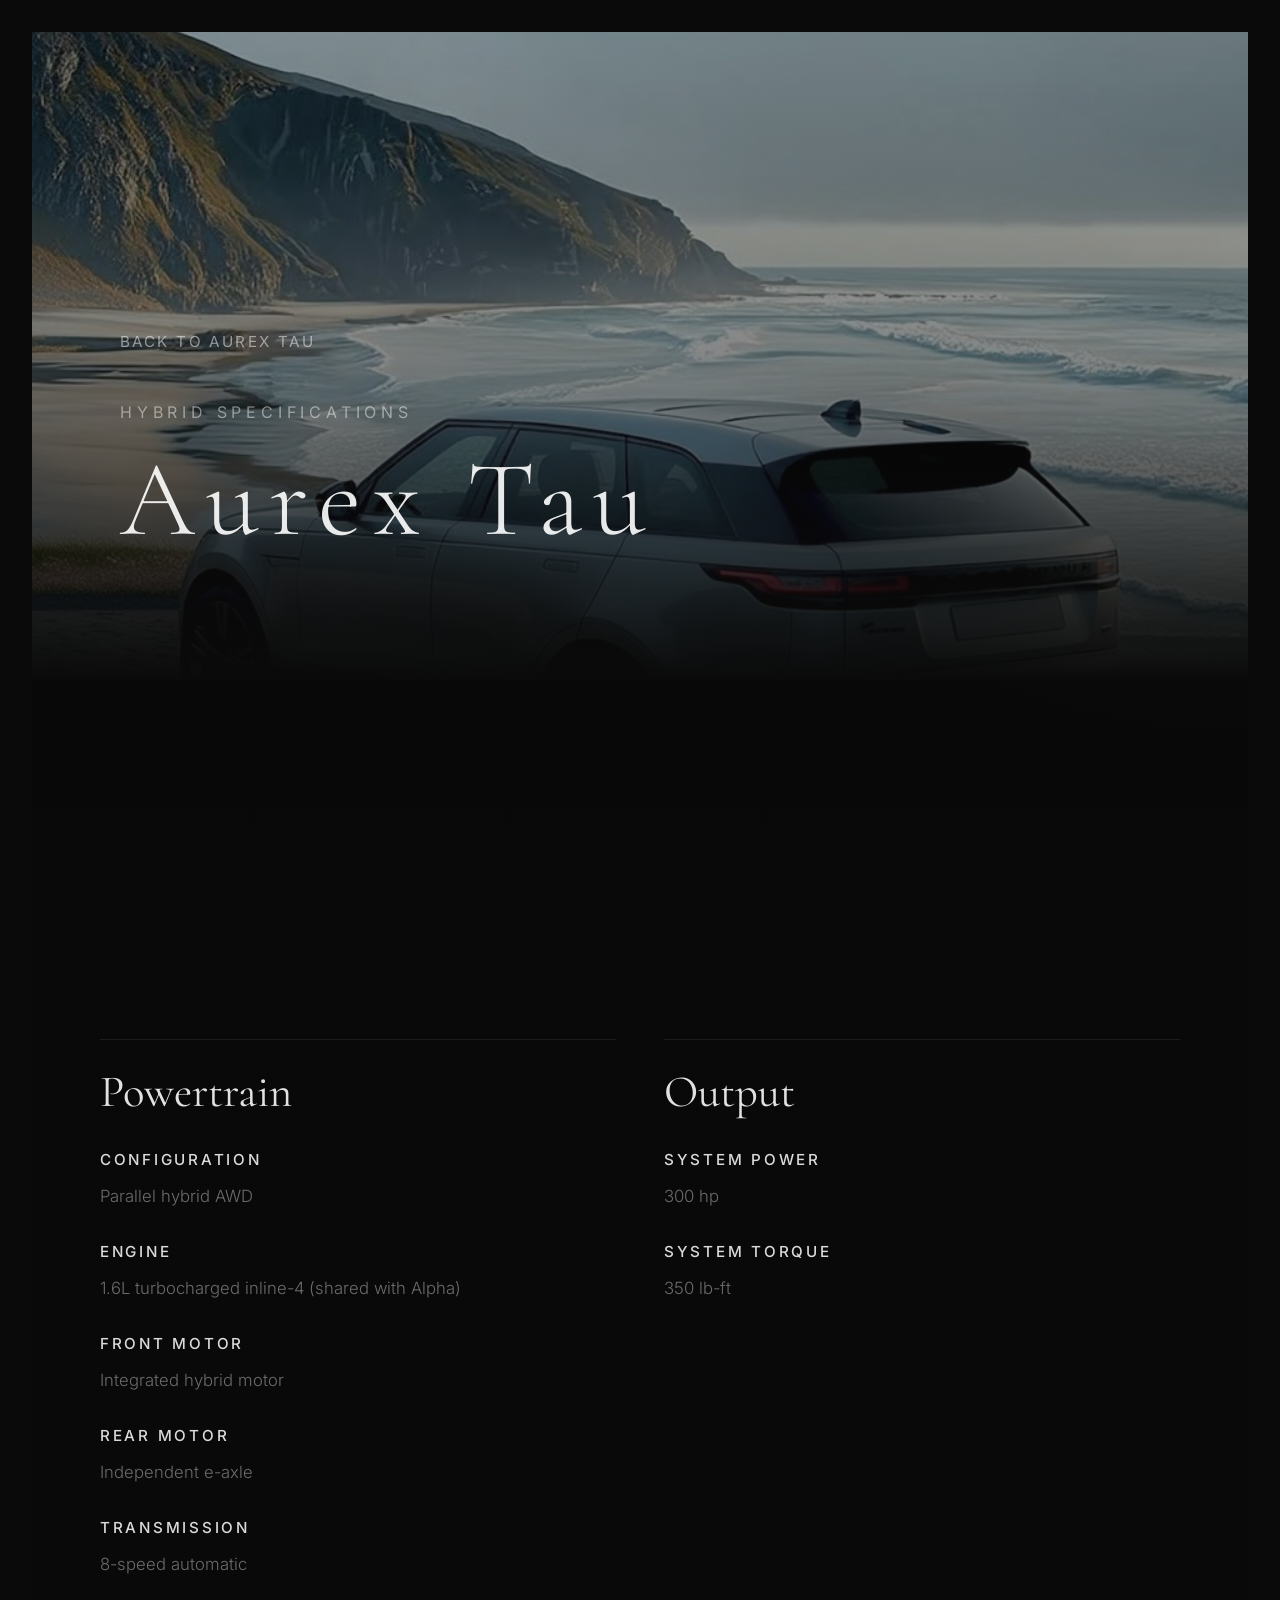
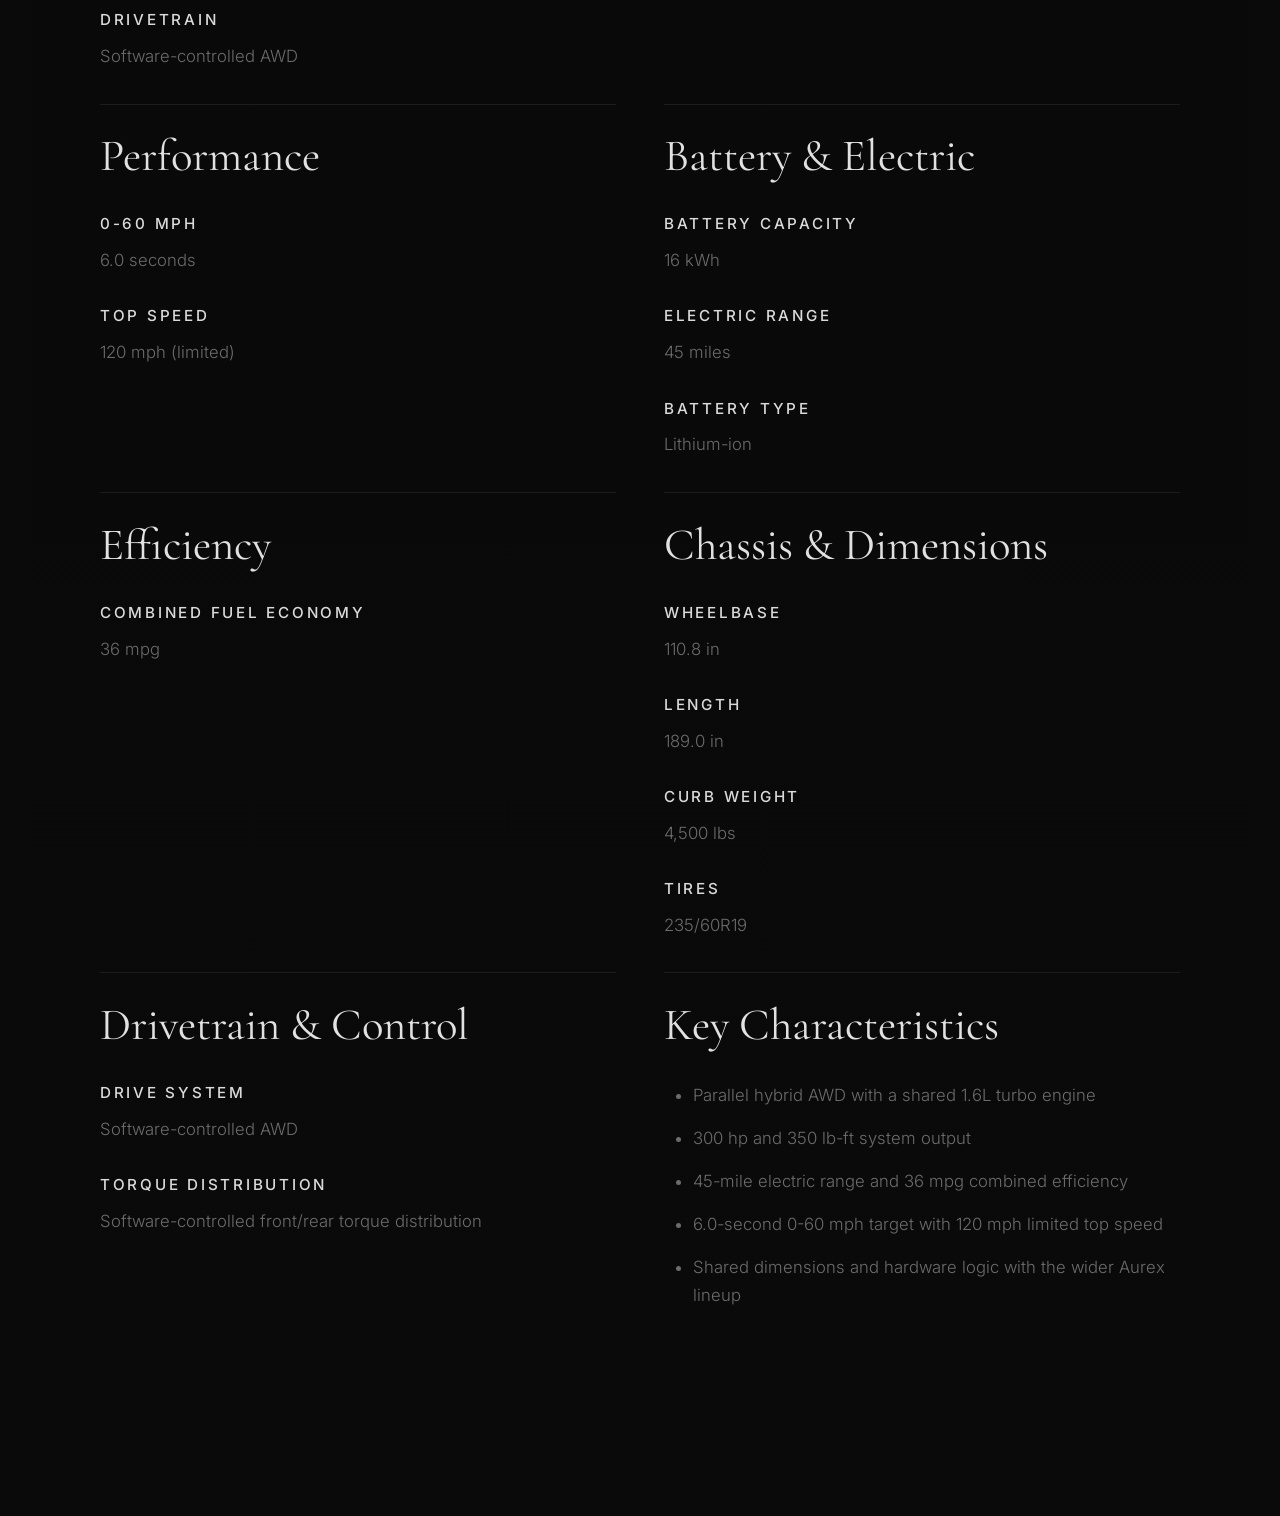
<file: docs/tau-specifications.html>
<!DOCTYPE html>
<html lang="en">
  <head>
    <meta charset="UTF-8">
    <meta name="viewport" content="width=device-width, initial-scale=1.0">
    <title>Aurex Tau Hybrid Specifications</title>
    <meta
      name="description"
      content="Aurex Tau hybrid technical specifications."
    >
    <link rel="preconnect" href="https://fonts.googleapis.com">
    <link rel="preconnect" href="https://fonts.gstatic.com" crossorigin>
    <link
      href="https://fonts.googleapis.com/css2?family=Cormorant+Garamond:wght@300;400;500;600&family=Inter:wght@300;400;500;600&display=swap"
      rel="stylesheet"
    >
    <link rel="stylesheet" href="assets/css/skeleton.css">
    <link rel="stylesheet" href="assets/css/skeleton-plus.css">
    <link rel="stylesheet" href="assets/css/styles.css">
  </head>
  <body>
    <main class="site-main specs-page">
      <section class="specs-hero">
        <div class="specs-hero-media">
          <img src="assets/images/tau.png" alt="Aurex Tau hybrid performance view">
        </div>
        <div class="specs-hero-overlay"></div>
        <div class="container specs-hero-copy">
          <a class="specs-back reveal is-visible" href="tau.html">Back to Aurex Tau</a>
          <p class="specs-kicker reveal is-visible">Hybrid Specifications</p>
          <h1 class="reveal is-visible">Aurex Tau</h1>
        </div>
      </section>

      <section class="specs-content section">
        <div class="container specs-layout">
          <div class="specs-intro reveal">
            <h2>Hybrid Specifications</h2>
            <p>
              The Tau dual-drive hybrid architecture: parallel hybrid AWD,
              software-controlled axle response, and electric-first capability in a utility platform.
            </p>
          </div>

          <div class="specs-groups">
            <section class="spec-group reveal">
              <h3>Powertrain</h3>
              <dl class="spec-list">
                <div class="spec-item">
                  <dt>Configuration</dt>
                  <dd>Parallel hybrid AWD</dd>
                </div>
                <div class="spec-item">
                  <dt>Engine</dt>
                  <dd>1.6L turbocharged inline-4 (shared with Alpha)</dd>
                </div>
                <div class="spec-item">
                  <dt>Front Motor</dt>
                  <dd>Integrated hybrid motor</dd>
                </div>
                <div class="spec-item">
                  <dt>Rear Motor</dt>
                  <dd>Independent e-axle</dd>
                </div>
                <div class="spec-item">
                  <dt>Transmission</dt>
                  <dd>8-speed automatic</dd>
                </div>
                <div class="spec-item">
                  <dt>Drivetrain</dt>
                  <dd>Software-controlled AWD</dd>
                </div>
              </dl>
            </section>

            <section class="spec-group reveal reveal-delay-1">
              <h3>Output</h3>
              <dl class="spec-list">
                <div class="spec-item">
                  <dt>System Power</dt>
                  <dd>300 hp</dd>
                </div>
                <div class="spec-item">
                  <dt>System Torque</dt>
                  <dd>350 lb-ft</dd>
                </div>
              </dl>
            </section>

            <section class="spec-group reveal">
              <h3>Performance</h3>
              <dl class="spec-list">
                <div class="spec-item">
                  <dt>0-60 mph</dt>
                  <dd>6.0 seconds</dd>
                </div>
                <div class="spec-item">
                  <dt>Top Speed</dt>
                  <dd>120 mph (limited)</dd>
                </div>
              </dl>
            </section>

            <section class="spec-group reveal reveal-delay-1">
              <h3>Battery &amp; Electric</h3>
              <dl class="spec-list">
                <div class="spec-item">
                  <dt>Battery Capacity</dt>
                  <dd>16 kWh</dd>
                </div>
                <div class="spec-item">
                  <dt>Electric Range</dt>
                  <dd>45 miles</dd>
                </div>
                <div class="spec-item">
                  <dt>Battery Type</dt>
                  <dd>Lithium-ion</dd>
                </div>
              </dl>
            </section>

            <section class="spec-group reveal">
              <h3>Efficiency</h3>
              <dl class="spec-list">
                <div class="spec-item">
                  <dt>Combined Fuel Economy</dt>
                  <dd>36 mpg</dd>
                </div>
              </dl>
            </section>

            <section class="spec-group reveal reveal-delay-1">
              <h3>Chassis &amp; Dimensions</h3>
              <dl class="spec-list">
                <div class="spec-item">
                  <dt>Wheelbase</dt>
                  <dd>110.8 in</dd>
                </div>
                <div class="spec-item">
                  <dt>Length</dt>
                  <dd>189.0 in</dd>
                </div>
                <div class="spec-item">
                  <dt>Curb Weight</dt>
                  <dd>4,500 lbs</dd>
                </div>
                <div class="spec-item">
                  <dt>Tires</dt>
                  <dd>235/60R19</dd>
                </div>
              </dl>
            </section>

            <section class="spec-group reveal">
              <h3>Drivetrain &amp; Control</h3>
              <dl class="spec-list">
                <div class="spec-item">
                  <dt>Drive System</dt>
                  <dd>Software-controlled AWD</dd>
                </div>
                <div class="spec-item">
                  <dt>Torque Distribution</dt>
                  <dd>Software-controlled front/rear torque distribution</dd>
                </div>
              </dl>
            </section>

            <section class="spec-group reveal reveal-delay-1">
              <h3>Key Characteristics</h3>
              <ul class="key-list">
                <li>Parallel hybrid AWD with a shared 1.6L turbo engine</li>
                <li>300 hp and 350 lb-ft system output</li>
                <li>45-mile electric range and 36 mpg combined efficiency</li>
                <li>6.0-second 0-60 mph target with 120 mph limited top speed</li>
                <li>Shared dimensions and hardware logic with the wider Aurex lineup</li>
              </ul>
            </section>
          </div>
        </div>
      </section>
    </main>

    <script src="assets/js/main.js"></script>
  </body>
</html>
</file>
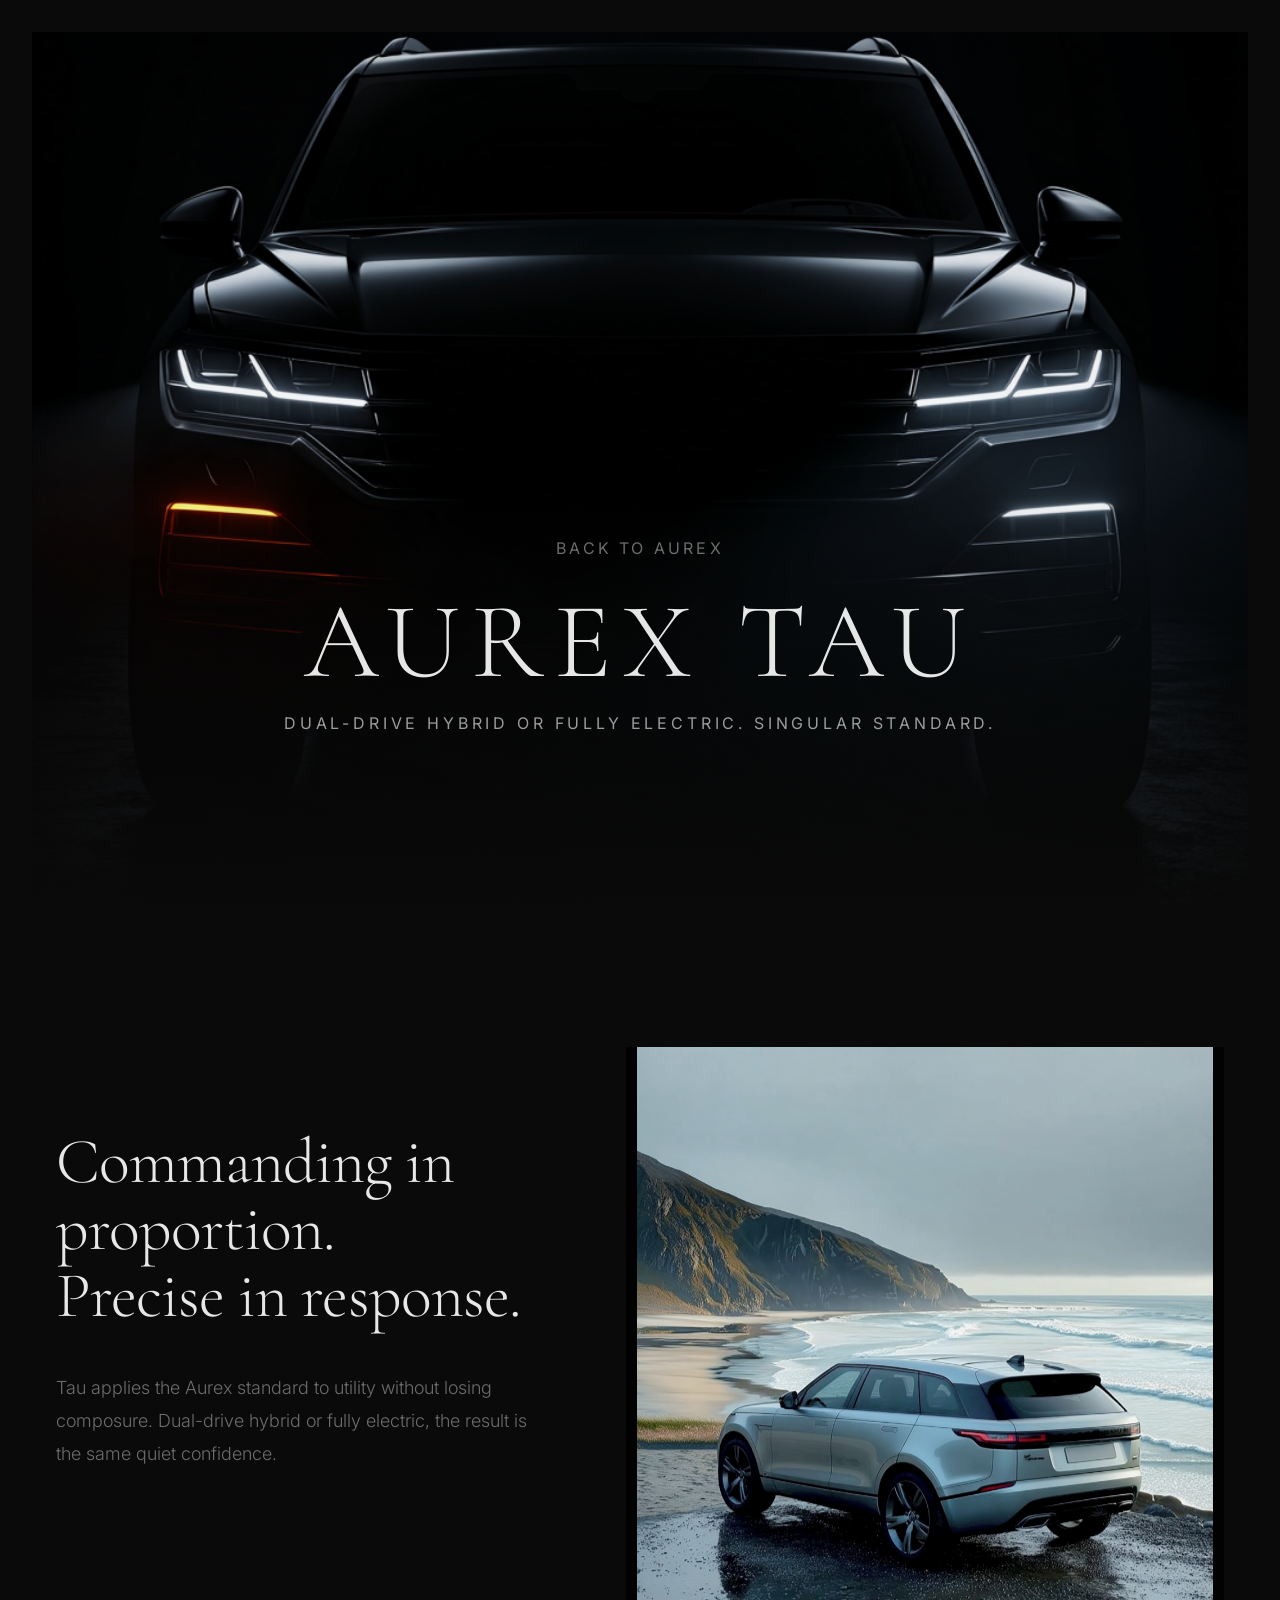
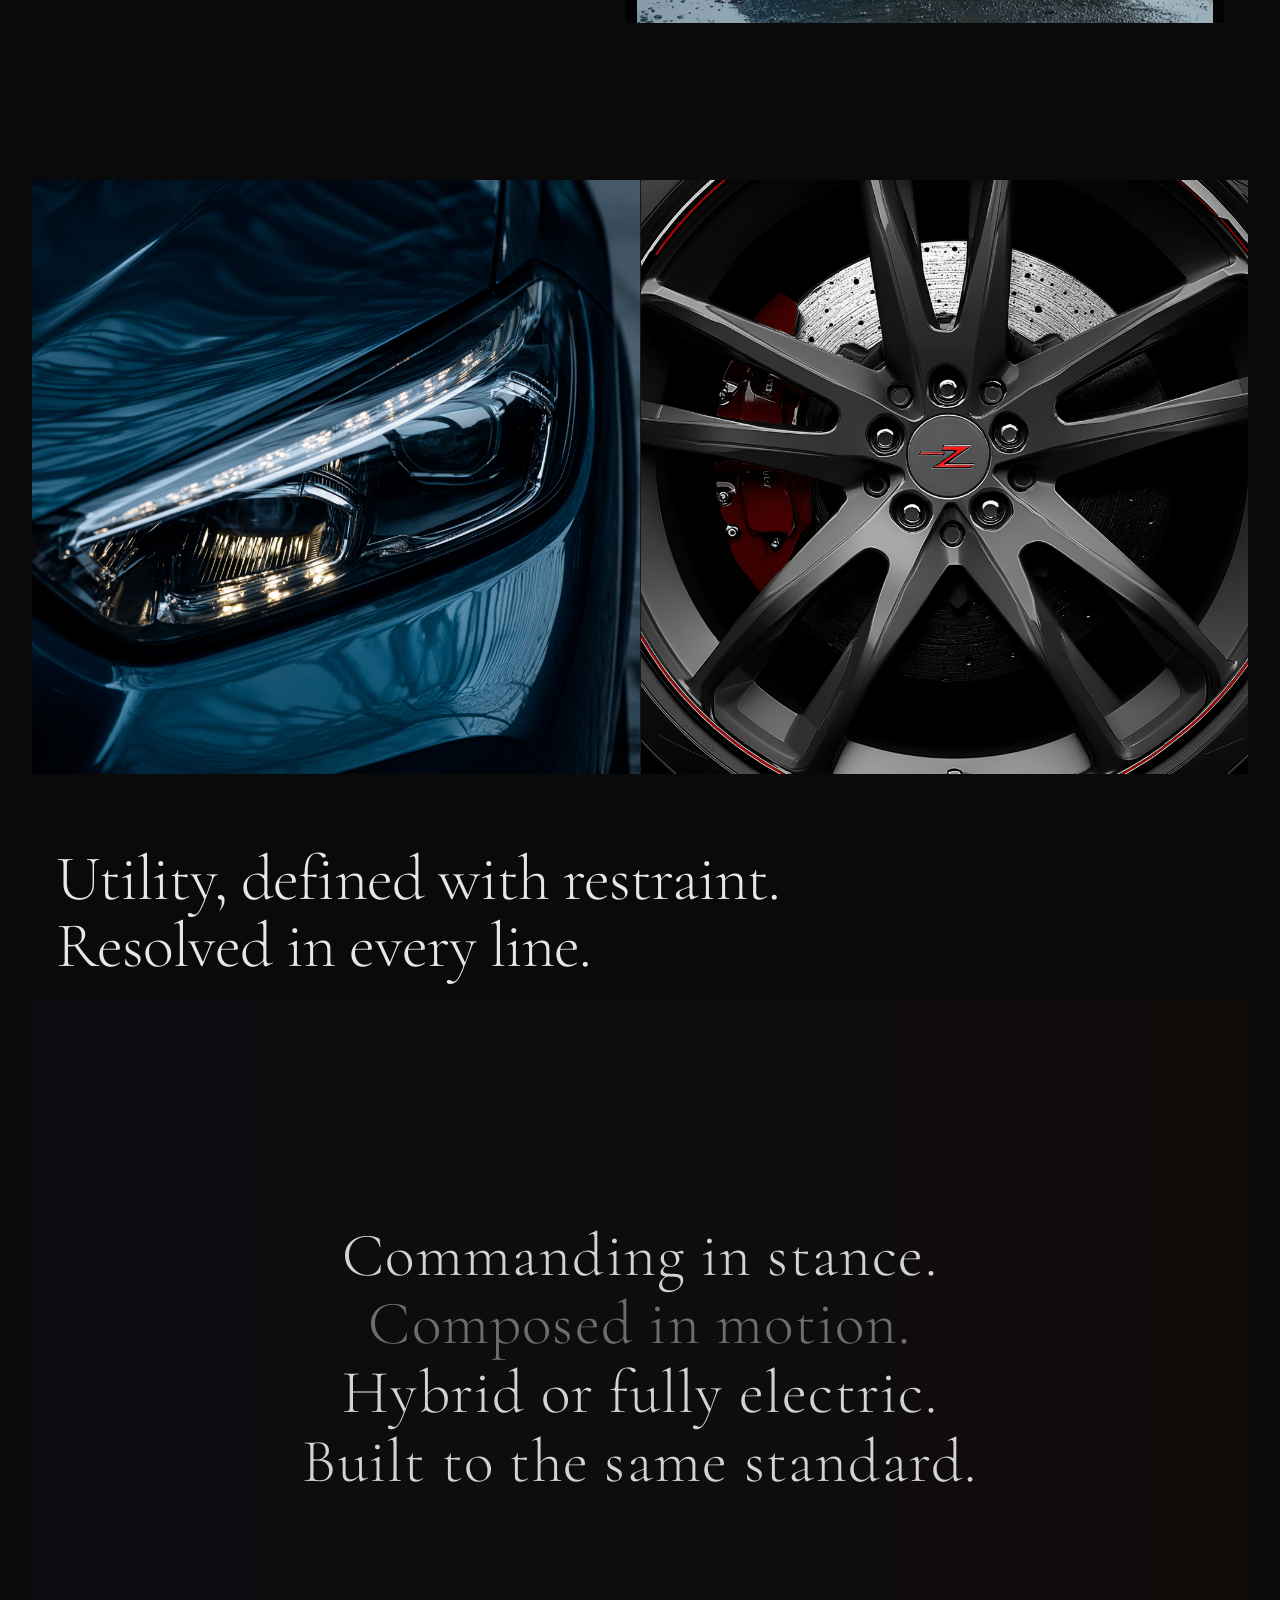
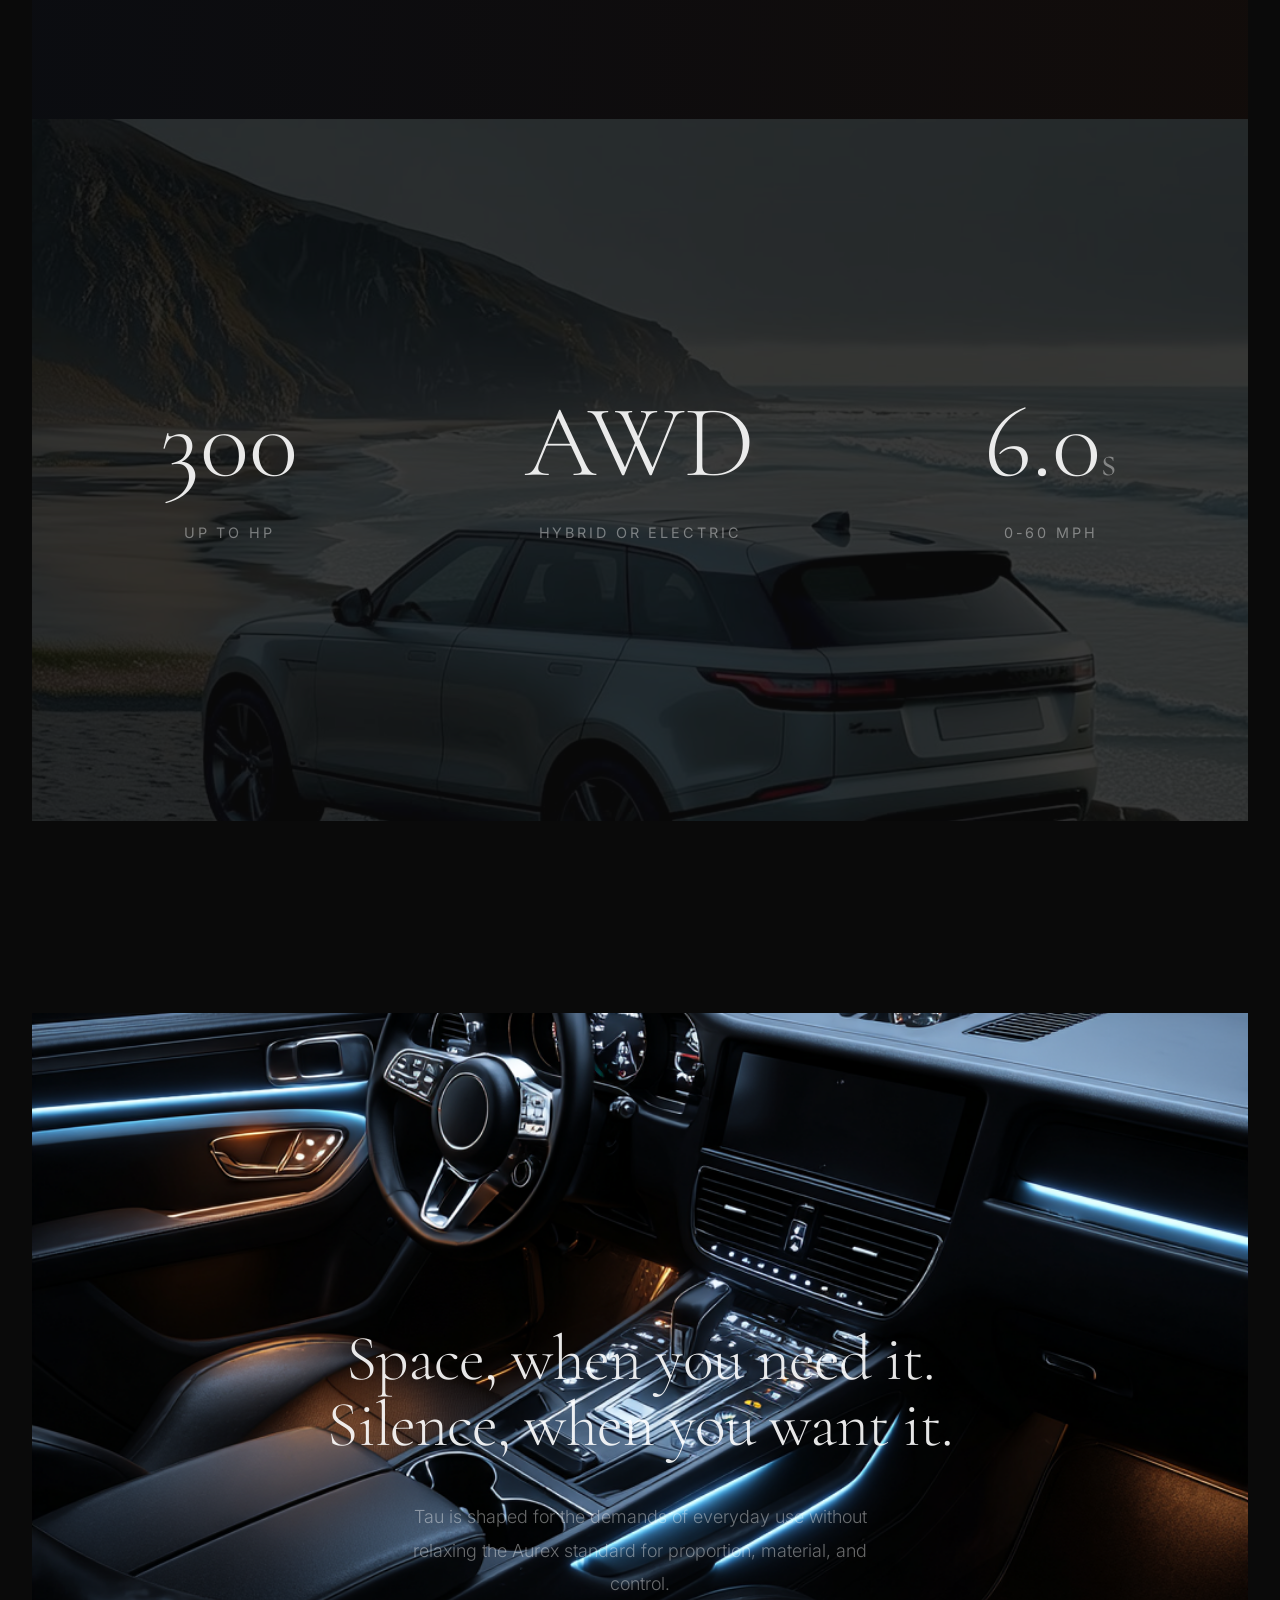
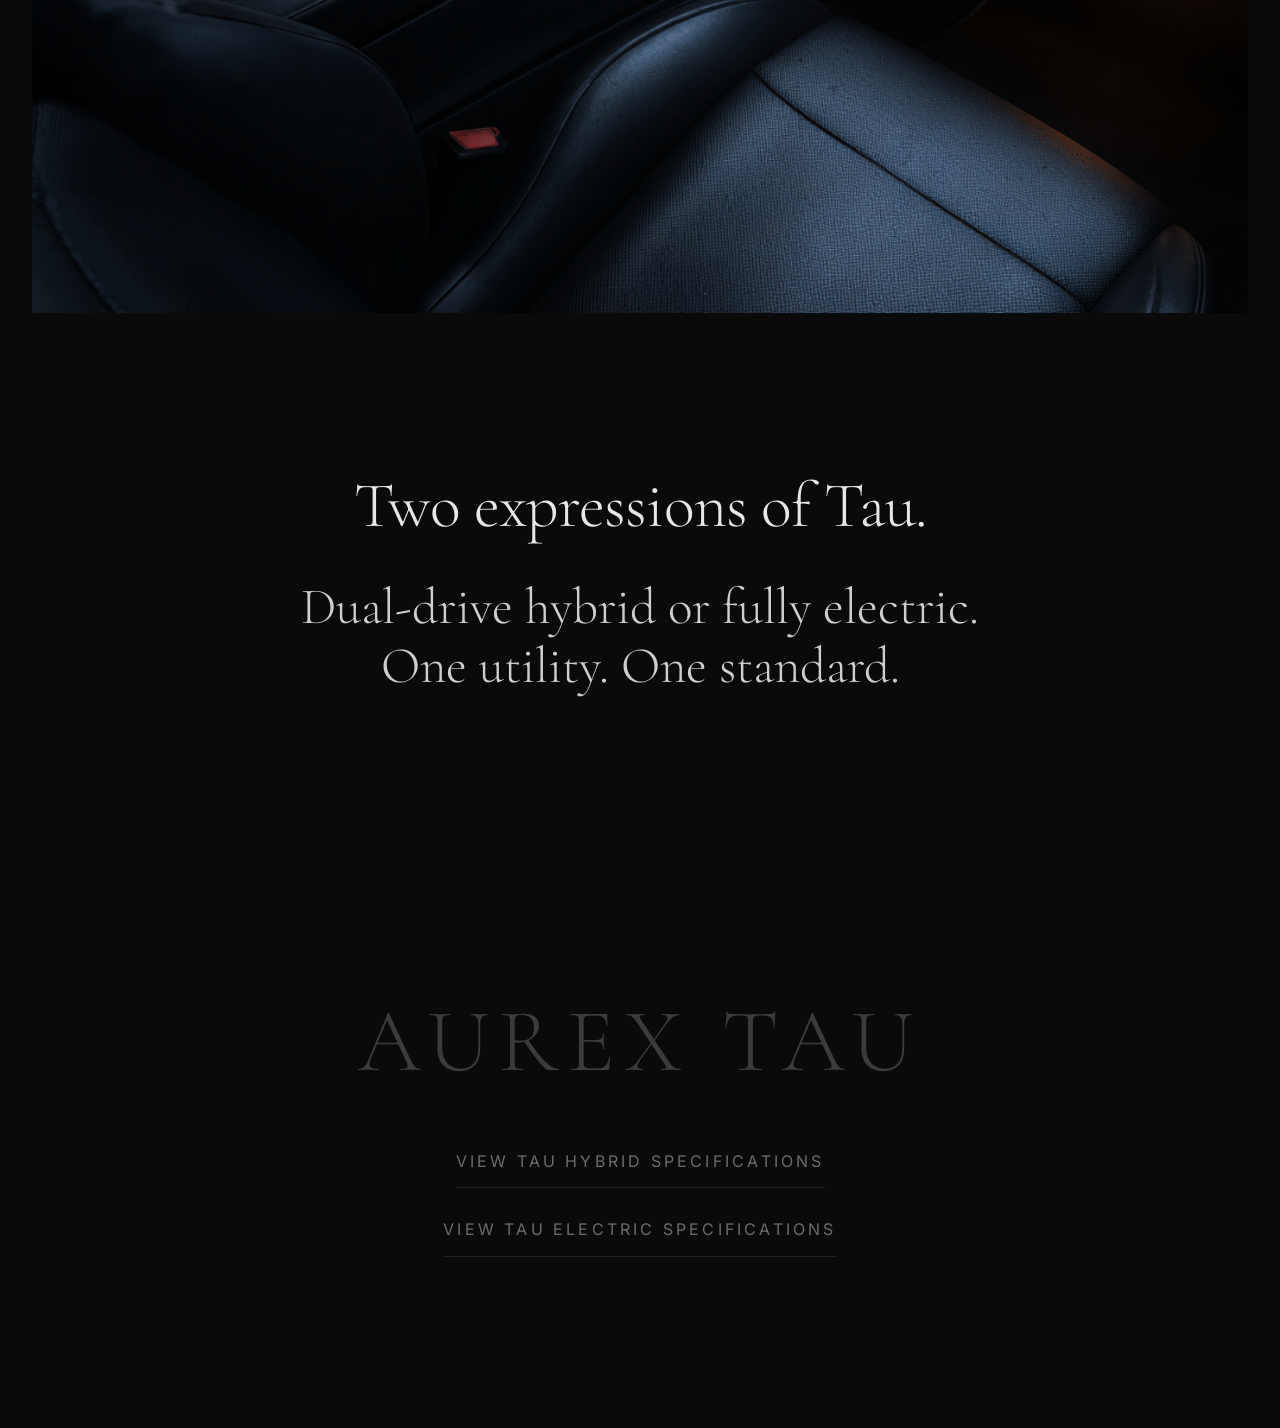
<file: docs/tau.html>
<!DOCTYPE html>
<html lang="en">
  <head>
    <meta charset="UTF-8">
    <meta name="viewport" content="width=device-width, initial-scale=1.0">
    <title>Aurex Tau</title>
    <meta
      name="description"
      content="Aurex Tau. Dual-drive hybrid or fully electric. Singular standard."
    >
    <link rel="preconnect" href="https://fonts.googleapis.com">
    <link rel="preconnect" href="https://fonts.gstatic.com" crossorigin>
    <link
      href="https://fonts.googleapis.com/css2?family=Cormorant+Garamond:wght@300;400;500;600&family=Inter:wght@300;400;500;600&display=swap"
      rel="stylesheet"
    >
    <link rel="stylesheet" href="assets/css/skeleton.css">
    <link rel="stylesheet" href="assets/css/skeleton-plus.css">
    <link rel="stylesheet" href="assets/css/styles.css">
  </head>
  <body>
    <main id="top" class="site-main">
      <section class="hero">
        <div class="hero-media">
          <img src="assets/images/tau-front.png" alt="Aurex Tau silhouette">
        </div>
        <div class="hero-overlay"></div>
        <div class="hero-copy">
          <p class="alpha-back reveal is-visible"><a href="index.html">Back to Aurex</a></p>
          <h1 class="reveal is-visible">AUREX TAU</h1>
          <p class="hero-kicker reveal is-visible">Dual-drive hybrid or fully electric. Singular standard.</p>
        </div>
      </section>

      <section class="section presence-section">
        <div class="container presence-grid">
          <div class="presence-copy">
            <div class="reveal">
              <h2>Commanding in proportion.<br>Precise in response.</h2>
            </div>
            <div class="reveal reveal-delay-1">
              <p>
                Tau applies the Aurex standard to utility without losing composure.
                Dual-drive hybrid or fully electric, the result is the same quiet confidence.
              </p>
            </div>
          </div>
          <div class="presence-media reveal reveal-delay-2" data-parallax="0.06">
            <img src="assets/images/tau.png" alt="Aurex Tau profile view">
          </div>
        </div>
      </section>

      <section class="section detail-section">
        <div class="detail-grid">
          <div class="detail-media reveal">
            <img src="assets/images/tau-headlight-details.png" alt="Aurex Tau front three-quarter view">
          </div>
          <div class="detail-media reveal reveal-delay-1">
            <img src="assets/images/tau-wheel.png" alt="Aurex Tau side profile detail">
          </div>
        </div>
        <div class="container detail-copy reveal reveal-delay-2">
          <h2>Utility, defined with restraint.<br>Resolved in every line.</h2>
        </div>
      </section>

      <section class="section statement-section">
        <div class="statement-glow"></div>
        <div class="container statement-copy reveal">
          <p>
            Commanding in stance.<br>
            <span>Composed in motion.</span><br>
            Hybrid or fully electric.<br>
            Built to the same standard.
          </p>
        </div>
      </section>

      <section class="section performance-section">
        <div class="performance-media">
          <img src="assets/images/tau.png" alt="Aurex Tau in motion">
        </div>
        <div class="performance-overlay"></div>
        <div class="container performance-content">
          <div class="performance-grid">
            <div class="stat reveal">
              <div class="stat-value">300</div>
              <div class="stat-label">Up To HP</div>
            </div>
            <div class="stat reveal reveal-delay-1">
              <div class="stat-value">AWD</div>
              <div class="stat-label">Hybrid or Electric</div>
            </div>
            <div class="stat reveal reveal-delay-2">
              <div class="stat-value">6.0<span>s</span></div>
              <div class="stat-label">0-60 MPH</div>
            </div>
          </div>
        </div>
      </section>

      <section class="section quiet-section">
        <div class="quiet-media">
          <img src="assets/images/tau-interior.png" alt="Aurex Tau exterior detail">
        </div>
        <div class="quiet-overlay"></div>
        <div class="container quiet-copy">
          <div class="reveal">
            <h2>Space, when you need it.<br>Silence, when you want it.</h2>
          </div>
          <div class="reveal reveal-delay-1">
            <p>
              Tau is shaped for the demands of everyday use without relaxing the Aurex standard for proportion,
              material, and control.
            </p>
          </div>
        </div>
      </section>

      <section class="section philosophy-section">
        <div class="container philosophy-copy reveal">
          <h2>Two expressions of Tau.</h2>
          <p>Dual-drive hybrid or fully electric.<br>One utility. One standard.</p>
        </div>
      </section>

      <section class="section close-section">
        <div class="container close-copy">
          <div class="reveal">
            <h2>AUREX TAU</h2>
          </div>
          <div class="close-links reveal reveal-delay-1">
            <a class="close-link" href="tau-specifications.html">View Tau Hybrid Specifications</a>
            <a class="close-link" href="tau-electric-specifications.html">View Tau Electric Specifications</a>
          </div>
        </div>
      </section>
    </main>

    <script src="assets/js/main.js"></script>
  </body>
</html>
</file>
<file: docs/assets/css/skeleton.css>
/*
 * Minimal Skeleton CSS for tests
 * https://getskeleton.com/
 */

*, *::before, *::after {
  box-sizing: border-box;
}

body {
  font-family: "Helvetica Neue", Helvetica, Arial, sans-serif;
  line-height: 1.6;
  padding: 2rem;
  background: #fdfdfd;
  color: #333;
}

button,
input,
textarea {
  font: inherit;
  display: inline-block;
}

button {
  border: 1px solid #b7b7b7;
  background: #fff;
  padding: 0.65rem 1.25rem;
  border-radius: 4px;
}

input,
textarea {
  width: 100%;
  padding: 0.6rem 0.75rem;
  border: 1px solid #d5d5d5;
  border-radius: 4px;
}

.button,
.btn {
  font-weight: 600;
  text-transform: uppercase;
  letter-spacing: 0.04em;
}

.input {
  border-radius: 4px;
}

.panel {
  border: 1px solid #eee;
  padding: 1rem;
  background: #fff;
}
</file>
<file: docs/assets/css/skeleton-plus.css>
/* Skeleton-plus.css - Sophisticated & Elegant Minimalism */

:root {
    /* Core Tokens - Refined Typography & Spacing */
    --sp-font-sans: 'Inter', system-ui, -apple-system, sans-serif;
    --sp-radius: 8px;
    --sp-transition: 200ms cubic-bezier(0.4, 0, 0.2, 1);

    /* Sophisticated Neutral Palette - The Default "Slate" Theme */
    --sp-bg: #ffffff;
    --sp-text: #0f172a;
    --sp-text-muted: #64748b;
    --sp-border: #e2e8f0;

    /* Muted Elegant Accents */
    --sp-accent: #6366f1;
    --sp-accent-hover: #4f46e5;
    --sp-accent-text: #ffffff;

    /* Status Colors */
    --sp-success: #10b981;
    --sp-success-bg: #ecfdf4;
    --sp-success-text: #065f46;
    --sp-danger: #f43f5e;
    --sp-danger-bg: #fff1f2;
    --sp-danger-text: #9f1239;
    --sp-warning: #f59e0b;
    --sp-warning-bg: #fffbeb;
    --sp-warning-text: #92400e;
    --sp-info: #0ea5e9;
    --sp-info-bg: #f0f9ff;
    --sp-info-text: #075985;

    /* Shadows */
    --sp-shadow-xs: 0 1px 2px 0 rgb(0 0 0 / 0.05);
    --sp-shadow-sm: 0 1px 3px 0 rgb(0 0 0 / 0.1), 0 1px 2px -1px rgb(0 0 0 / 0.1);
    --sp-shadow-md: 0 4px 6px -1px rgb(0 0 0 / 0.1), 0 2px 4px -2px rgb(0 0 0 / 0.1);
    --sp-shadow-lg: 0 10px 15px -3px rgb(0 0 0 / 0.1), 0 4px 6px -4px rgb(0 0 0 / 0.1);
    --sp-shadow-inner: inset 0 2px 4px 0 rgb(0 0 0 / 0.05);
}

/* Midnight Theme Override Example */
[data-theme="midnight"] {
    --sp-bg: #0f172a;
    --sp-text: #f8fafc;
    --sp-text-muted: #94a3b8;
    --sp-border: #1e293b;

    --sp-accent: #38bdf8;
    --sp-accent-hover: #7dd3fc;

    --sp-shadow-sm: 0 1px 3px 0 rgb(0 0 0 / 0.3);
    --sp-shadow-md: 0 4px 6px -1px rgb(0 0 0 / 0.4);
}

/* Forest Theme Override Example */
[data-theme="forest"] {
    --sp-accent: #059669;
    --sp-accent-hover: #10b981;
    --sp-info: #059669;
    --sp-bg: #f0fdf4;
}

body {
    font-family: var(--sp-font-sans);
    color: var(--sp-text);
    line-height: 1.6;
    background-color: var(--sp-bg);
    transition: background-color var(--sp-transition), color var(--sp-transition);
}

/* --- Typography Scale --- */
h1, .h1 {
    font-size: 3rem;
    font-weight: 800;
    line-height: 1.1;
    letter-spacing: -0.025em;
    margin-bottom: 1.5rem;
    color: var(--sp-text);
}

h2, .h2 {
    font-size: 1.875rem;
    font-weight: 700;
    line-height: 1.25;
    letter-spacing: -0.015em;
    margin-bottom: 1.25rem;
    color: var(--sp-text);
}

h3, .h3 {
    font-size: 1.25rem;
    font-weight: 700;
    line-height: 1.4;
    margin-bottom: 1rem;
    color: var(--sp-text);
}

p, .body {
    font-size: 1rem;
    line-height: 1.7;
    color: var(--sp-text-muted);
    margin-bottom: 1.25rem;
}

.body-lead {
    font-size: 1.125rem;
    line-height: 1.8;
    color: var(--sp-text-muted);
}

.label-caps {
    font-size: 0.75rem;
    font-weight: 700;
    text-transform: uppercase;
    letter-spacing: 0.1em;
    color: var(--sp-text-muted);
    display: block;
}

/* --- Buttons --- */
.btn {
    display: inline-flex;
    align-items: center;
    justify-content: center;
    height: 42px;
    padding: 0 24px;
    background-color: var(--sp-bg);
    color: var(--sp-text);
    border: 1px solid var(--sp-border);
    border-radius: var(--sp-radius);
    font-size: 14px;
    font-weight: 500;
    text-decoration: none;
    cursor: pointer;
    white-space: nowrap;
    box-shadow: var(--sp-shadow-sm);
    transition: all var(--sp-transition);
}

.btn:hover:not(:disabled) {
    border-color: var(--sp-accent);
    box-shadow: var(--sp-shadow-md);
    transform: translateY(-1px);
}

.btn:active:not(:disabled) {
    transform: translateY(0);
    background-color: var(--sp-border);
    box-shadow: var(--sp-shadow-inner);
}

.btn:disabled,
.btn.is-disabled {
    opacity: 0.5;
    cursor: not-allowed;
    transform: none !important;
    box-shadow: none !important;
    color: var(--sp-text-muted) !important;
    background-color: var(--sp-border) !important;
    border-color: var(--sp-border) !important;
}

/* --- Loading State --- */
@keyframes sp-spin {
    from { transform: rotate(0deg); }
    to { transform: rotate(360deg); }
}

.is-loading {
    position: relative !important;
    color: transparent !important;
    pointer-events: none !important;
    cursor: default !important;
}

.is-loading::after {
    content: "" !important;
    display: block !important;
    position: absolute !important;
    width: 18px !important;
    height: 18px !important;
    top: 50% !important;
    left: 50% !important;
    margin-top: -9px !important;
    margin-left: -9px !important;
    border: 2px solid currentColor !important;
    border-right-color: transparent !important;
    border-radius: 50% !important;
    animation: sp-spin 0.6s linear infinite !important;
    z-index: 10 !important;
    visibility: visible !important;
}

.btn.is-loading::after {
    border-color: rgba(255, 255, 255, 0.3) !important;
    border-right-color: white !important;
}

.btn--secondary.is-loading::after,
.btn--ghost.is-loading::after {
    border-color: rgba(15, 23, 42, 0.1) !important;
    border-right-color: var(--sp-text) !important;
}

.btn--primary {
    background-color: var(--sp-accent);
    border-color: var(--sp-accent);
    color: var(--sp-accent-text);
}
.btn--primary:hover:not(:disabled) {
    background-color: var(--sp-accent-hover);
    border-color: var(--sp-accent-hover);
}

.btn--secondary {
    background-color: var(--sp-bg);
    border-color: var(--sp-border);
    color: var(--sp-text);
    box-shadow: var(--sp-shadow-xs);
}

.btn--secondary:hover:not(:disabled) {
    background-color: var(--sp-border);
    border-color: var(--sp-border);
}

.btn--ghost {
    background-color: transparent;
    border-color: transparent;
    box-shadow: none;
    color: var(--sp-text-muted);
}

.btn--ghost:hover:not(:disabled) {
    background-color: rgba(15, 23, 42, 0.05);
    color: var(--sp-text);
    box-shadow: none;
    transform: none;
}

/* --- Inputs --- */
.input {
    display: block;
    width: 100%;
    height: 42px;
    padding: 8px 16px;
    font-size: 14px;
    color: var(--sp-text);
    background-color: var(--sp-bg);
    border: 1px solid var(--sp-border);
    border-radius: var(--sp-radius);
    transition: all var(--sp-transition);
    box-shadow: var(--sp-shadow-inner);
}

.input:focus {
    border-color: var(--sp-accent);
    outline: 0;
    box-shadow: 0 0 0 4px rgba(99, 102, 241, 0.1);
}

/* --- Cards --- */
.card {
    background: var(--sp-bg);
    border: 1px solid var(--sp-border);
    border-radius: 12px;
    padding: 32px;
    box-shadow: var(--sp-shadow-sm);
    transition: all var(--sp-transition);
}

.card--flat {
    border: 1px solid rgba(15, 23, 42, 0.08);
    box-shadow: none;
    background: #fff;
}

.card--interactive:hover {
    transform: translateY(-4px);
    box-shadow: var(--sp-shadow-lg);
    border-color: var(--sp-accent);
}


.card--raised {
    border: none;
    background: #fff;
    box-shadow: var(--sp-shadow-md);
}


/* --- Badges --- */
.badge {
    display: inline-flex;
    align-items: center;
    padding: 4px 12px;
    font-weight: 500;
    letter-spacing: 0.025em;
    color: var(--sp-text-muted);
    background-color: var(--sp-border);
    border-radius: 6px;
    text-transform: uppercase;
    font-size: 10px;
}

.badge--info { background-color: var(--sp-info-bg); color: var(--sp-info-text); }
.badge--success { background-color: var(--sp-success-bg); color: var(--sp-success-text); }
.badge--warning { background-color: var(--sp-warning-bg); color: var(--sp-warning-text); }

/* --- Alerts --- */
.alert {
    padding: 12px 18px;
    border-radius: 10px;
    border: 1px solid var(--sp-border);
    background-color: var(--sp-bg);
    box-shadow: var(--sp-shadow-sm);
    display: flex;
    align-items: center;
    gap: 10px;
    font-size: 0.95rem;
}

.alert--info { border-left: 4px solid var(--sp-info); }
.alert--success { border-left: 4px solid var(--sp-success); }
.alert--warning { border-left: 4px solid var(--sp-warning); }
.alert--error { border-left: 4px solid var(--sp-danger); }
</file>
<file: docs/assets/css/styles.css>
:root {
  --background: #0a0a0a;
  --foreground: rgba(255, 255, 255, 0.92);
  --muted: rgba(255, 255, 255, 0.4);
  --max-width: 1240px;
}

*,
*::before,
*::after {
  box-sizing: border-box;
}

html {
  scroll-behavior: smooth;
}

body {
  margin: 0;
  background: var(--background);
  color: var(--foreground);
  font-family: "Inter", -apple-system, BlinkMacSystemFont, "Segoe UI", sans-serif;
  overflow-x: hidden;
}

img {
  display: block;
  max-width: 100%;
}

.container {
  width: min(calc(100% - 3rem), var(--max-width));
  max-width: var(--max-width);
  margin: 0 auto;
}

.site-main {
  min-height: 100vh;
  overflow: hidden;
  background: var(--background);
}

.brand-page {
  background: #0a0a0a;
}

.brand-nav {
  position: fixed;
  top: 0;
  left: 0;
  right: 0;
  z-index: 50;
  display: flex;
  align-items: center;
  justify-content: space-between;
  padding: 2.4rem 3.2rem;
}

.brand-nav-mark {
  display: flex;
  align-items: center;
  gap: 1.2rem;
}

.brand-nav-mark img {
  width: 2.8rem;
  height: 2.8rem;
  object-fit: contain;
  opacity: 0.7;
}

.brand-nav-mark span,
.brand-nav-links a {
  font-family: "Inter", -apple-system, BlinkMacSystemFont, "Segoe UI", sans-serif;
}

.brand-nav-mark span {
  color: rgba(255, 255, 255, 0.5);
  font-size: 1.2rem;
  letter-spacing: 0.28em;
  text-transform: uppercase;
}

.brand-nav-links {
  display: flex;
  align-items: center;
  gap: 3.2rem;
}

.brand-nav-links a {
  color: rgba(255, 255, 255, 0.35);
  font-size: 1.15rem;
  letter-spacing: 0.2em;
  text-decoration: none;
  text-transform: uppercase;
  transition: color 0.5s ease;
}

.brand-nav-links a:hover,
.brand-nav-links a:focus {
  color: rgba(255, 255, 255, 0.8);
}

.brand-hero {
  position: relative;
  min-height: 100svh;
  display: flex;
  align-items: center;
  justify-content: center;
  padding: 0 2.4rem;
  text-align: center;
}

.brand-hero::before {
  content: "";
  position: absolute;
  inset: 0;
  background: #0a0a0a;
}

.brand-hero-inner {
  position: relative;
  z-index: 1;
  display: flex;
  flex-direction: column;
  align-items: center;
}

.brand-logo {
  width: 9.2rem;
  height: 9.2rem;
  object-fit: contain;
  opacity: 0.6;
  margin: 0 auto 3.6rem;
}

.brand-page h1,
.brand-page h2,
.brand-page h3 {
  font-family: "Cormorant Garamond", Georgia, serif;
  font-weight: 300;
}

.brand-page h1 {
  margin: 0;
  color: rgba(255, 255, 255, 0.9);
  font-size: clamp(4rem, 8.4vw, 9rem);
  letter-spacing: 0.12em;
  line-height: 1;
}

.brand-kicker {
  margin: 2.6rem 0 0;
  color: rgba(255, 255, 255, 0.35);
  font-size: 1.05rem;
  letter-spacing: 0.35em;
  text-transform: uppercase;
}

.brand-rule {
  width: 6.4rem;
  height: 1px;
  margin-top: 4.6rem;
  background: rgba(255, 255, 255, 0.15);
}

.brand-tagline {
  margin: 1.8rem 0 0;
  color: rgba(255, 255, 255, 0.3);
  font-family: "Cormorant Garamond", Georgia, serif;
  font-size: 2.4rem;
  font-style: italic;
  font-weight: 300;
}

.brand-scroll-cue {
  position: absolute;
  left: 50%;
  bottom: 4rem;
  transform: translateX(-50%);
}

.brand-scroll-line {
  width: 1px;
  height: 4rem;
  background: rgba(255, 255, 255, 0.2);
  animation: brandScroll 2s ease-in-out infinite;
  transform-origin: top;
}

.brand-statement {
  padding: 12rem 0;
  text-align: center;
}

.brand-statement-copy {
  max-width: 96rem;
}

.brand-statement-copy > div:first-child p {
  margin: 0;
  color: rgba(255, 255, 255, 0.7);
  font-family: "Cormorant Garamond", Georgia, serif;
  font-size: clamp(3rem, 5vw, 6rem);
  font-weight: 300;
  line-height: 1.12;
}

.brand-statement-copy span {
  color: rgba(255, 255, 255, 0.3);
}

.brand-statement-sub {
  max-width: 44rem;
  margin: 5.6rem auto 0;
  color: rgba(255, 255, 255, 0.3);
  font-size: 1.15rem;
  letter-spacing: 0.18em;
  line-height: 1.9;
  text-transform: uppercase;
}

.brand-model-card {
  position: relative;
  min-height: 112svh;
  overflow: hidden;
}

.brand-model-media {
  position: absolute;
  inset: 0;
  background: #050505;
}

.brand-model-media img {
  width: 100%;
  height: 100%;
  object-fit: contain;
  object-position: center center;
}

#tau .brand-model-media img {
  object-position: center bottom;
}

#tau.brand-model-card {
  min-height: 132svh;
}

#omega .brand-model-media img {
  object-fit: cover;
}

#omega .brand-model-overlay {
  background:
    linear-gradient(to top, rgba(0, 0, 0, 0.92), rgba(0, 0, 0, 0.15) 62%, rgba(0, 0, 0, 0.08)),
    linear-gradient(to right, rgba(0, 0, 0, 0.5), transparent 58%);
}

.brand-model-overlay {
  position: absolute;
  inset: 0;
  background:
    linear-gradient(to top, rgba(0, 0, 0, 0.9), rgba(0, 0, 0, 0.3) 55%, rgba(0, 0, 0, 0.1)),
    linear-gradient(to right, rgba(0, 0, 0, 0.4), transparent 55%);
}

.brand-model-copy {
  position: absolute;
  left: 0;
  bottom: 0;
  z-index: 1;
  max-width: 54rem;
  padding: 4.8rem 4.8rem 5.6rem;
}

.brand-model-descriptor,
.brand-philosophy-kicker,
.brand-compare-type,
.brand-close-copy p {
  color: rgba(255, 255, 255, 0.25);
  font-size: 1rem;
  letter-spacing: 0.3em;
  text-transform: uppercase;
}

.brand-model-copy h2 {
  margin: 0 0 1.6rem;
  color: rgba(255, 255, 255, 0.9);
  font-size: clamp(7rem, 8vw, 11rem);
  line-height: 0.95;
}

.brand-model-tagline {
  max-width: 28rem;
  margin: 0;
  color: rgba(255, 255, 255, 0.5);
  font-size: 1.6rem;
  line-height: 1.75;
}

.brand-model-rule {
  width: 4.8rem;
  height: 1px;
  margin-top: 3.8rem;
  background: rgba(255, 255, 255, 0.2);
}

.brand-model-link,
.brand-compare-link,
.alpha-back a {
  display: inline-block;
  margin-top: 2.8rem;
  color: rgba(255, 255, 255, 0.42);
  font-size: 1rem;
  letter-spacing: 0.2em;
  text-decoration: none;
  text-transform: uppercase;
  transition: color 0.5s ease, border-color 0.5s ease;
}

.brand-model-link:hover,
.brand-model-link:focus,
.brand-compare-link:hover,
.brand-compare-link:focus,
.alpha-back a:hover,
.alpha-back a:focus {
  color: rgba(255, 255, 255, 0.8);
}

.brand-model-link.is-muted,
.brand-compare-link.is-muted {
  color: rgba(255, 255, 255, 0.22);
}

.brand-interstitial {
  padding: 8rem 0;
  text-align: center;
}

.brand-interstitial-line {
  width: 1px;
  height: 6.4rem;
  margin: 0 auto 4.8rem;
  background: rgba(255, 255, 255, 0.1);
}

.brand-interstitial p {
  margin: 0;
  color: rgba(255, 255, 255, 0.25);
  font-size: 1rem;
  letter-spacing: 0.3em;
  text-transform: uppercase;
}

.brand-philosophy {
  min-height: 80vh;
  display: flex;
  align-items: center;
  justify-content: center;
  padding: 10rem 0;
  text-align: center;
}

.brand-philosophy-copy {
  max-width: 76rem;
}

.brand-philosophy-copy h2 {
  margin: 0;
  color: rgba(255, 255, 255, 0.85);
  font-size: clamp(4rem, 6vw, 7rem);
  line-height: 1.08;
}

.brand-philosophy-copy h2 span {
  color: rgba(255, 255, 255, 0.35);
}

.brand-philosophy-body {
  max-width: 48rem;
  margin: 4.8rem auto 0;
  color: rgba(255, 255, 255, 0.35);
  font-size: 1.6rem;
  line-height: 1.85;
}

.brand-compare {
  padding: 8rem 0;
}

.brand-compare-grid {
  display: grid;
  grid-template-columns: repeat(3, 1fr);
  width: min(calc(100% - 6rem), 1440px);
  max-width: 1440px;
  gap: 1px;
  background: rgba(255, 255, 255, 0.05);
}

.brand-compare-card {
  background: #0a0a0a;
  padding: 3.6rem 3.2rem 4rem;
}

.brand-compare-card h3 {
  margin: 0 0 2.8rem;
  color: rgba(255, 255, 255, 0.85);
  font-size: 5rem;
  line-height: 0.95;
}

.brand-compare-list {
  padding-top: 2.4rem;
  border-top: 1px solid rgba(255, 255, 255, 0.08);
}

.brand-compare-list > div {
  display: grid;
  gap: 0.55rem;
  margin-bottom: 1.8rem;
}

.brand-compare-separator {
  width: 100%;
  height: 1px;
  margin: 2.5rem 0 2.2rem;
  background: rgba(255, 255, 255, 0.08);
}

.brand-compare-list span {
  color: rgba(255, 255, 255, 0.25);
  font-size: 0.82rem;
  letter-spacing: 0.14em;
  text-transform: uppercase;
}

.brand-compare-list strong {
  color: rgba(255, 255, 255, 0.7);
  font-family: "Cormorant Garamond", Georgia, serif;
  font-size: 1.65rem;
  font-weight: 300;
  line-height: 1.22;
  text-align: left;
}

.brand-close {
  min-height: 70vh;
  display: flex;
  align-items: center;
  justify-content: center;
  text-align: center;
}

.brand-close-logo {
  width: 6.4rem;
  height: 6.4rem;
  object-fit: contain;
  opacity: 0.2;
  margin: 0 auto 2.8rem;
}

.brand-close-copy h2 {
  margin: 0;
  color: rgba(255, 255, 255, 0.15);
  font-size: clamp(5rem, 7vw, 8rem);
  letter-spacing: 0.12em;
}

.brand-close-copy p {
  margin: 1.8rem 0 0;
}

.hero,
.performance-section,
.quiet-section {
  position: relative;
  min-height: 100svh;
}

.hero {
  display: flex;
  align-items: center;
  justify-content: center;
}

.hero-media,
.performance-media,
.quiet-media {
  position: absolute;
  inset: 0;
}

.hero-media img,
.performance-media img,
.quiet-media img {
  width: 100%;
  height: 100%;
  object-fit: cover;
}

.hero-overlay,
.performance-overlay,
.quiet-overlay {
  position: absolute;
  inset: 0;
  pointer-events: none;
}

.hero-overlay {
  background: linear-gradient(to bottom, rgba(0, 0, 0, 0.2), transparent, var(--background));
}

.performance-overlay {
  background: rgba(10, 10, 10, 0.8);
}

.quiet-overlay {
  background: linear-gradient(to top, #0a0a0a, transparent, #0a0a0a);
}

body:has(img[src="assets/images/tau-interior.png"]) .quiet-overlay {
  background: none;
}

.omega-page .omega-hero .hero-media img {
  object-position: center;
}

.omega-page .omega-hero .hero-overlay {
  background:
    linear-gradient(to bottom, rgba(0, 0, 0, 0.42), transparent 42%, var(--background)),
    linear-gradient(to right, rgba(0, 0, 0, 0.2), transparent 45%);
}

.omega-page .omega-hero .hero-copy {
  top: -14vh;
}

.omega-presence-media img {
  object-fit: cover;
}

.omega-statement .statement-glow {
  background:
    radial-gradient(circle at center, rgba(176, 59, 36, 0.08), transparent 48%),
    linear-gradient(to right, rgba(15, 47, 61, 0.08), rgba(10, 10, 10, 0));
}

.omega-performance .performance-media img {
  object-position: center 62%;
}

.omega-performance .performance-overlay {
  background: rgba(7, 10, 12, 0.76);
}

.omega-cockpit .quiet-overlay {
  background:
    linear-gradient(to top, #0a0a0a 0%, rgba(10, 10, 10, 0.3) 48%, #0a0a0a 100%),
    linear-gradient(to right, rgba(10, 10, 10, 0.5), transparent 50%);
}

.hero-copy,
.performance-content,
.quiet-copy,
.close-copy {
  position: relative;
  z-index: 1;
}

.hero-copy {
  top: 8.25rem;
  padding: 0 2rem;
  text-align: center;
}

.alpha-back {
  margin: 0 0 2rem;
}

h1,
h2,
.statement-copy p,
.stat-value,
.close-copy h2 {
  margin-top: 0;
  font-family: "Cormorant Garamond", Georgia, serif;
  font-weight: 300;
}

h1 {
  margin-bottom: 1.2rem;
  color: rgba(255, 255, 255, 0.9);
  font-size: clamp(5.4rem, 8.4vw, 9.6rem);
  letter-spacing: 0.1em;
  line-height: 0.9;
}

h2 {
  color: rgba(255, 255, 255, 0.9);
  font-size: clamp(3.6rem, 5vw, 5.8rem);
  line-height: 1.04;
}

.hero-kicker,
.presence-copy p,
.quiet-copy p,
.stat-label,
.close-link {
  font-family: "Inter", -apple-system, BlinkMacSystemFont, "Segoe UI", sans-serif;
}

.hero-kicker {
  margin: 0;
  color: rgba(255, 255, 255, 0.6);
  font-size: 1rem;
  letter-spacing: 0.24em;
  text-transform: uppercase;
}

.section {
  width: 100%;
}

.presence-section {
  min-height: 78svh;
  display: flex;
  align-items: center;
  padding: 5rem 0 5rem;
}

.presence-grid {
  display: grid;
  grid-template-columns: 0.9fr 1.1fr;
  gap: 5rem;
  align-items: center;
}

.presence-copy p,
.quiet-copy p {
  max-width: 32rem;
  margin: 2.6rem 0 0;
  color: var(--muted);
  font-size: 1.125rem;
  font-weight: 300;
  line-height: 1.85;
}

.presence-media {
  height: 64vh;
  background: #020202;
}

.presence-media img {
  width: 100%;
  height: 100%;
  object-fit: contain;
  object-position: center;
  opacity: 0.98;
}

.detail-section {
  padding: 7rem 0 0;
}

.detail-grid {
  display: grid;
  grid-template-columns: 1fr 1fr;
  gap: 1px;
  background: rgba(255, 255, 255, 0.06);
}

.detail-media {
  height: 66vh;
  overflow: hidden;
  background: #050505;
}

.detail-media img {
  width: 100%;
  height: 100%;
  object-fit: cover;
  transform: scale(1.01);
}

.detail-copy {
  padding-top: 4.5rem;
}

.statement-section {
  position: relative;
  min-height: 80vh;
  display: flex;
  align-items: center;
  justify-content: center;
  padding: 6rem 0;
}

.statement-glow {
  position: absolute;
  inset: 0;
  background: linear-gradient(to right, rgba(30, 58, 138, 0.05), rgba(154, 52, 18, 0.05));
  pointer-events: none;
}

.statement-copy {
  position: relative;
  z-index: 1;
  max-width: 72rem;
  padding: 0 2.4rem;
  text-align: center;
}

.statement-copy p {
  margin: 0;
  color: rgba(255, 255, 255, 0.82);
  font-size: clamp(2.8rem, 4.8vw, 5.2rem);
  line-height: 1.12;
  letter-spacing: 0.02em;
}

.statement-copy span {
  color: rgba(255, 255, 255, 0.4);
}

.performance-section {
  display: flex;
  align-items: center;
  min-height: 78svh;
}

.performance-content {
  width: 100%;
}

.performance-grid {
  display: grid;
  grid-template-columns: repeat(3, 1fr);
  gap: 4rem;
  width: min(calc(100% - 3rem), var(--max-width));
  margin: 0 auto;
}

.stat {
  text-align: center;
}

.stat-value {
  color: rgba(255, 255, 255, 0.9);
  font-size: clamp(5.8rem, 8vw, 9rem);
  line-height: 0.9;
}

.stat-value span {
  color: rgba(255, 255, 255, 0.4);
  font-size: 0.45em;
}

.stat-label {
  margin-top: 2rem;
  color: rgba(255, 255, 255, 0.4);
  font-size: 0.9rem;
  font-weight: 400;
  letter-spacing: 0.2em;
  text-transform: uppercase;
}

.quiet-section {
  display: flex;
  align-items: center;
  margin-top: 5rem;
}

body:has(img[src="assets/images/tau-interior.png"]) .quiet-section {
  margin-top: 12rem;
}

.quiet-copy {
  width: min(calc(100% - 3rem), var(--max-width));
  margin: 0 auto;
  padding: 0 1rem;
  text-align: center;
}

.quiet-copy p {
  margin-left: auto;
  margin-right: auto;
}

.philosophy-section {
  padding: 10rem 0;
  text-align: center;
}

.philosophy-copy {
  max-width: 64rem;
  margin: 0 auto;
}

.philosophy-copy p {
  margin: 2.4rem 0 0;
  color: rgba(255, 255, 255, 0.8);
  font-family: "Cormorant Garamond", Georgia, serif;
  font-size: clamp(2.8rem, 4vw, 4.8rem);
  font-weight: 300;
  line-height: 1.15;
}

.close-section {
  min-height: 60vh;
  display: flex;
  align-items: center;
  justify-content: center;
  text-align: center;
}

.close-copy h2 {
  margin-bottom: 3.8rem;
  color: rgba(255, 255, 255, 0.2);
  font-size: clamp(4.8rem, 7vw, 7.2rem);
  letter-spacing: 0.1em;
}

.close-link {
  display: inline-block;
  padding-bottom: 0.8rem;
  border-bottom: 1px solid rgba(255, 255, 255, 0.1);
  color: rgba(255, 255, 255, 0.4);
  font-size: 1rem;
  font-weight: 400;
  letter-spacing: 0.2em;
  text-decoration: none;
  text-transform: uppercase;
  transition: color 0.5s ease, border-color 0.5s ease;
}

.close-link:hover,
.close-link:focus {
  color: rgba(255, 255, 255, 0.9);
  border-color: rgba(255, 255, 255, 0.4);
}

.close-links {
  display: flex;
  flex-direction: column;
  align-items: center;
  gap: 1.8rem;
}

.specs-page {
  background:
    radial-gradient(circle at top right, rgba(255, 255, 255, 0.05), transparent 22%),
    linear-gradient(180deg, #080808 0%, #0a0a0a 100%);
}

.specs-hero {
  position: relative;
  min-height: 72svh;
  display: flex;
  align-items: flex-end;
  overflow: hidden;
}

.specs-hero-media,
.specs-hero-overlay {
  position: absolute;
  top: 0;
  bottom: 0;
  left: 50%;
  width: 100vw;
  transform: translateX(-50%);
}

.specs-hero-media img {
  width: 100%;
  height: 100%;
  object-fit: cover;
  object-position: center;
}

.specs-hero-overlay {
  background:
    linear-gradient(180deg, rgba(10, 10, 10, 0.28), rgba(10, 10, 10, 0.5) 55%, #0a0a0a 100%);
}

.specs-hero-copy {
  position: relative;
  z-index: 1;
  padding-bottom: 7rem;
  padding-left: 4rem;
  padding-right: 4rem;
}

.specs-back {
  display: inline-block;
  margin-bottom: 2.8rem;
  color: rgba(255, 255, 255, 0.5);
  font-size: 0.95rem;
  letter-spacing: 0.16em;
  text-decoration: none;
  text-transform: uppercase;
  transition: color 0.4s ease;
}

.specs-back:hover,
.specs-back:focus {
  color: rgba(255, 255, 255, 0.88);
}

.specs-kicker {
  margin: 0 0 1.6rem;
  color: rgba(255, 255, 255, 0.46);
  font-size: 1rem;
  letter-spacing: 0.3em;
  text-transform: uppercase;
}

.specs-content {
  padding: 7rem 0 10rem;
}

.specs-layout {
  display: grid;
  gap: 5rem;
  max-width: 1080px;
  margin: 0 auto;
}

.specs-intro {
  max-width: 48rem;
}

.specs-intro p {
  margin: 2rem 0 0;
  color: var(--muted);
  font-size: 1.125rem;
  font-weight: 300;
  line-height: 1.9;
}

.specs-groups {
  display: grid;
  grid-template-columns: repeat(2, minmax(0, 1fr));
  gap: 2rem 3rem;
}

.spec-group {
  padding-top: 1.8rem;
  border-top: 1px solid rgba(255, 255, 255, 0.08);
}

.spec-group h3 {
  margin: 0 0 2rem;
  color: rgba(255, 255, 255, 0.88);
  font-family: "Cormorant Garamond", Georgia, serif;
  font-size: 2.8rem;
  font-weight: 400;
  line-height: 1.05;
}

.spec-list {
  margin: 0;
}

.spec-item + .spec-item {
  margin-top: 1.8rem;
}

.spec-item dt {
  margin-bottom: 0.6rem;
  color: rgba(255, 255, 255, 0.85);
  font-size: 0.95rem;
  font-weight: 500;
  letter-spacing: 0.18em;
  text-transform: uppercase;
}

.spec-item dd {
  margin: 0;
  color: var(--muted);
  font-size: 1.05rem;
  font-weight: 300;
  line-height: 1.75;
}

.key-list {
  margin: 0;
  padding-left: 1.8rem;
  color: var(--muted);
}

.key-list li {
  margin-bottom: 0.9rem;
  font-size: 1.05rem;
  font-weight: 300;
  line-height: 1.7;
}

.reveal {
  opacity: 0;
  transform: translateY(40px);
  transition: opacity 1.2s cubic-bezier(0.16, 1, 0.3, 1), transform 1.2s cubic-bezier(0.16, 1, 0.3, 1);
}

.reveal.is-visible {
  opacity: 1;
  transform: translateY(0);
}

.reveal-delay-1 {
  transition-delay: 0.2s;
}

.reveal-delay-2 {
  transition-delay: 0.4s;
}

[data-parallax] {
  will-change: transform;
}

@media (max-width: 1100px) {
  .brand-compare-grid {
    grid-template-columns: repeat(2, minmax(0, 1fr));
    width: min(calc(100% - 3rem), var(--max-width));
  }
}

@media (max-width: 900px) {
  .brand-nav {
    padding: 2rem 2.2rem;
  }

  .brand-nav-links {
    display: none;
  }

  .container,
  .performance-grid,
  .quiet-copy,
  .brand-compare-grid {
    width: min(calc(100% - 2.4rem), var(--max-width));
  }

  .presence-grid,
  .performance-grid,
  .detail-grid,
  .brand-compare-grid {
    grid-template-columns: 1fr;
    gap: 4rem;
  }

  .brand-model-copy,
  .brand-compare-card {
    padding: 3rem 2.4rem 3.6rem;
  }

  .brand-model-copy {
    max-width: 100%;
  }

  .brand-statement,
  .brand-philosophy,
  .brand-compare {
    padding: 6rem 0;
  }

  .presence-media {
    order: -1;
  }

  .presence-media,
  .detail-media {
    height: 50vh;
  }

  .presence-section,
  .detail-section,
  .philosophy-section {
    padding: 5rem 0;
  }

  .performance-section {
    min-height: 68svh;
  }

  .hero-copy {
    top: 6.75rem;
  }

  .brand-model-card {
    min-height: 118svh;
  }

  #tau.brand-model-card {
    min-height: 128svh;
  }

  .brand-compare-card {
    min-height: 0;
  }

  .specs-groups {
    grid-template-columns: 1fr;
  }
}

@media (max-width: 640px) {
  .brand-logo {
    width: 7.2rem;
    height: 7.2rem;
  }

  .brand-page h1 {
    font-size: 4.8rem;
  }

  .brand-model-copy h2,
  .brand-compare-card h3 {
    font-size: 4.8rem;
  }

  .brand-model-copy {
    padding: 2.4rem 1.8rem 3rem;
  }

  .brand-model-card {
    min-height: 128svh;
  }

  #tau.brand-model-card {
    min-height: 138svh;
  }

  #omega .brand-model-media img {
    object-position: 58% center;
  }

  .omega-page .omega-hero .hero-copy {
    top: -16vh;
  }

  .omega-page .omega-hero .hero-media img {
    object-position: 58% center;
  }

  .omega-page .omega-cockpit {
    min-height: 100svh;
  }

  .omega-page .omega-cockpit .quiet-media img {
    object-position: 45% center;
  }

  .hero,
  .performance-section,
  .quiet-section {
    min-height: 112svh;
  }

  .performance-section {
    min-height: 64svh;
  }

  .hero-copy {
    top: 1.5rem;
  }

  .alpha-back {
    margin: 0 0 0.6rem;
  }

  body:has(img[src="assets/images/hero.png"]) .hero-copy {
    top: -2.5rem;
  }

  body:has(img[src="assets/images/tau-front.png"]) .hero-copy {
    top: 0.75rem;
  }

  .hero-media img,
  .performance-media img,
  .quiet-media img {
    object-position: center 32%;
  }

  body:has(img[src="assets/images/hero.png"]) .hero-media,
  body:has(img[src="assets/images/tau-front.png"]) .hero-media {
    background: #050505;
  }

  body:has(img[src="assets/images/hero.png"]) .hero-media img,
  body:has(img[src="assets/images/tau-front.png"]) .hero-media img {
    object-fit: contain;
    object-position: center top;
  }

  .brand-model-tagline {
    max-width: none;
  }

  h1 {
    font-size: 4.6rem;
    letter-spacing: 0.06em;
  }

  h2 {
    font-size: 3.2rem;
  }

  .hero-kicker,
  .stat-label,
  .close-link {
    font-size: 0.85rem;
  }

  .presence-copy p,
  .quiet-copy p {
    font-size: 1rem;
  }

  .statement-copy p {
    font-size: 2.8rem;
  }

  .brand-philosophy-copy h2 {
    font-size: 3.6rem;
  }

  .brand-philosophy-body,
  .brand-model-tagline {
    font-size: 1.35rem;
  }

  .brand-compare-card {
    padding: 2.8rem 1.8rem 3.2rem;
  }

  .brand-compare-list > div {
    flex-direction: column;
    align-items: flex-start;
    gap: 0.6rem;
    margin-bottom: 1.8rem;
  }

  .brand-compare-list strong {
    font-size: 1.7rem;
    text-align: left;
  }

  .brand-compare-separator {
    margin: 2.6rem 0 2.2rem;
  }

  .performance-grid {
    gap: 2.8rem;
  }

  .stat-value {
    font-size: 4.8rem;
  }

  .specs-content {
    padding: 5rem 0 7rem;
  }

  .specs-layout {
    gap: 3.5rem;
  }

  .specs-intro p,
  .spec-item dd,
  .key-list li {
    font-size: 1rem;
  }

  .key-list {
    padding-left: 1.2rem;
  }

  .specs-hero-copy {
    padding-bottom: 5rem;
    padding-left: 2.4rem;
    padding-right: 2.4rem;
  }

  .spec-group h3 {
    font-size: 2.4rem;
  }
}

@media (max-width: 480px) {
  .container,
  .performance-grid,
  .quiet-copy,
  .brand-compare-grid {
    width: min(calc(100% - 1.8rem), var(--max-width));
  }

  .brand-nav {
    padding: 1.6rem 1.2rem;
  }

  .brand-nav-mark {
    gap: 0.8rem;
  }

  .brand-nav-mark span {
    font-size: 0.9rem;
    letter-spacing: 0.18em;
  }

  .brand-statement-copy > div:first-child p,
  .brand-philosophy-copy h2,
  .statement-copy p,
  .philosophy-copy p {
    text-wrap: balance;
  }

  .brand-page h1,
  h1 {
    font-size: 4rem;
  }

  .brand-kicker,
  .hero-kicker,
  .brand-statement-sub,
  .brand-model-descriptor,
  .brand-compare-type,
  .brand-close-copy p,
  .stat-label,
  .close-link,
  .specs-kicker,
  .specs-back {
    letter-spacing: 0.14em;
  }

  .brand-tagline {
    font-size: 2rem;
  }

  .brand-model-card {
    min-height: 136svh;
  }

  #tau.brand-model-card {
    min-height: 146svh;
  }

  .omega-page .omega-hero .hero-copy {
    top: -15vh;
  }

  .hero,
  .performance-section,
  .quiet-section {
    min-height: 118svh;
  }

  .performance-section {
    min-height: 60svh;
  }

  .hero-copy {
    top: 0.75rem;
  }

  .alpha-back {
    margin: 0 0 0.4rem;
  }

  body:has(img[src="assets/images/hero.png"]) .hero-copy {
    top: -3.75rem;
  }

  body:has(img[src="assets/images/tau-front.png"]) .hero-copy {
    top: 0.25rem;
  }

  .hero-media img,
  .performance-media img,
  .quiet-media img {
    object-position: center 28%;
  }

  body:has(img[src="assets/images/hero.png"]) .hero-media img,
  body:has(img[src="assets/images/tau-front.png"]) .hero-media img {
    object-fit: contain;
    object-position: center top;
  }

  .brand-model-copy h2,
  .brand-compare-card h3,
  .close-copy h2 {
    font-size: 4rem;
  }

  .brand-compare-list span,
  .spec-item dt {
    letter-spacing: 0.12em;
  }

  .specs-hero-copy {
    padding-left: 1.2rem;
    padding-right: 1.2rem;
  }
}

@keyframes brandScroll {
  0%,
  100% {
    transform: scaleY(0);
    transform-origin: top;
  }

  50% {
    transform: scaleY(1);
    transform-origin: top;
  }
}
</file>
